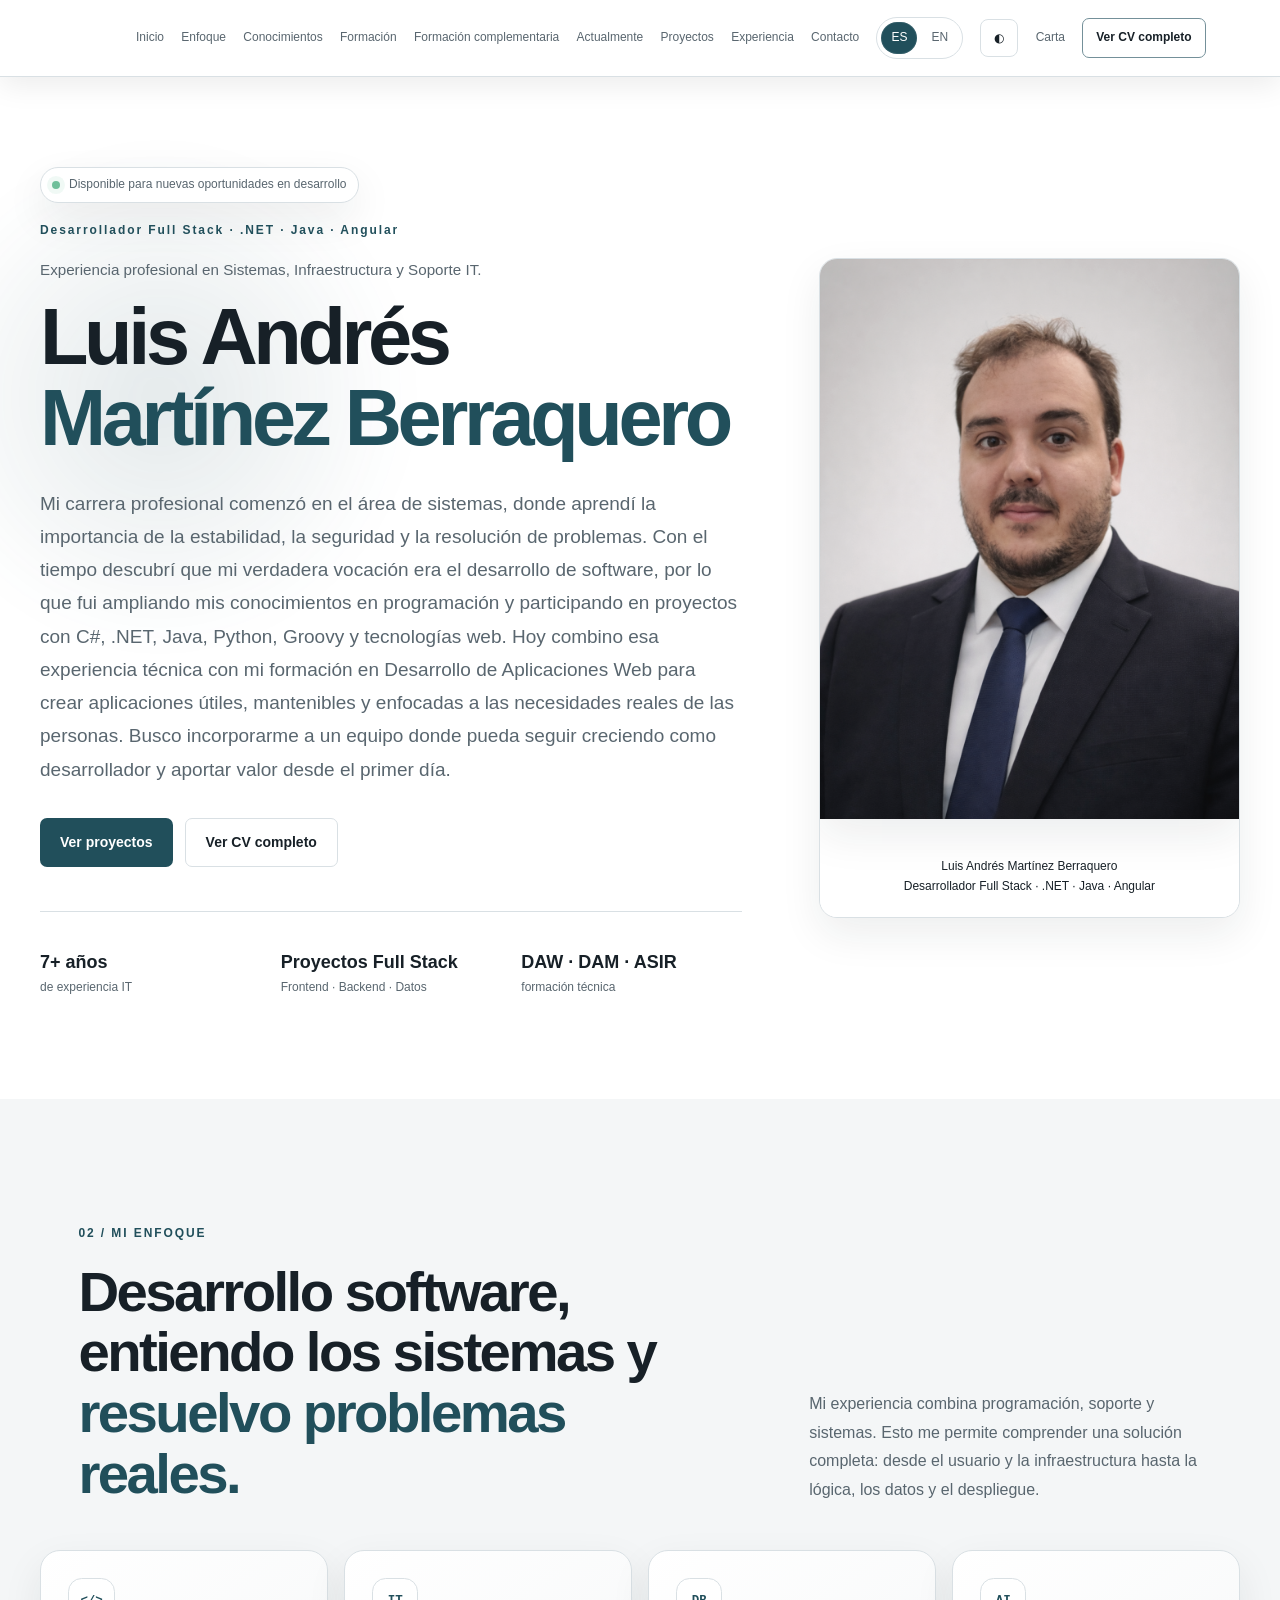
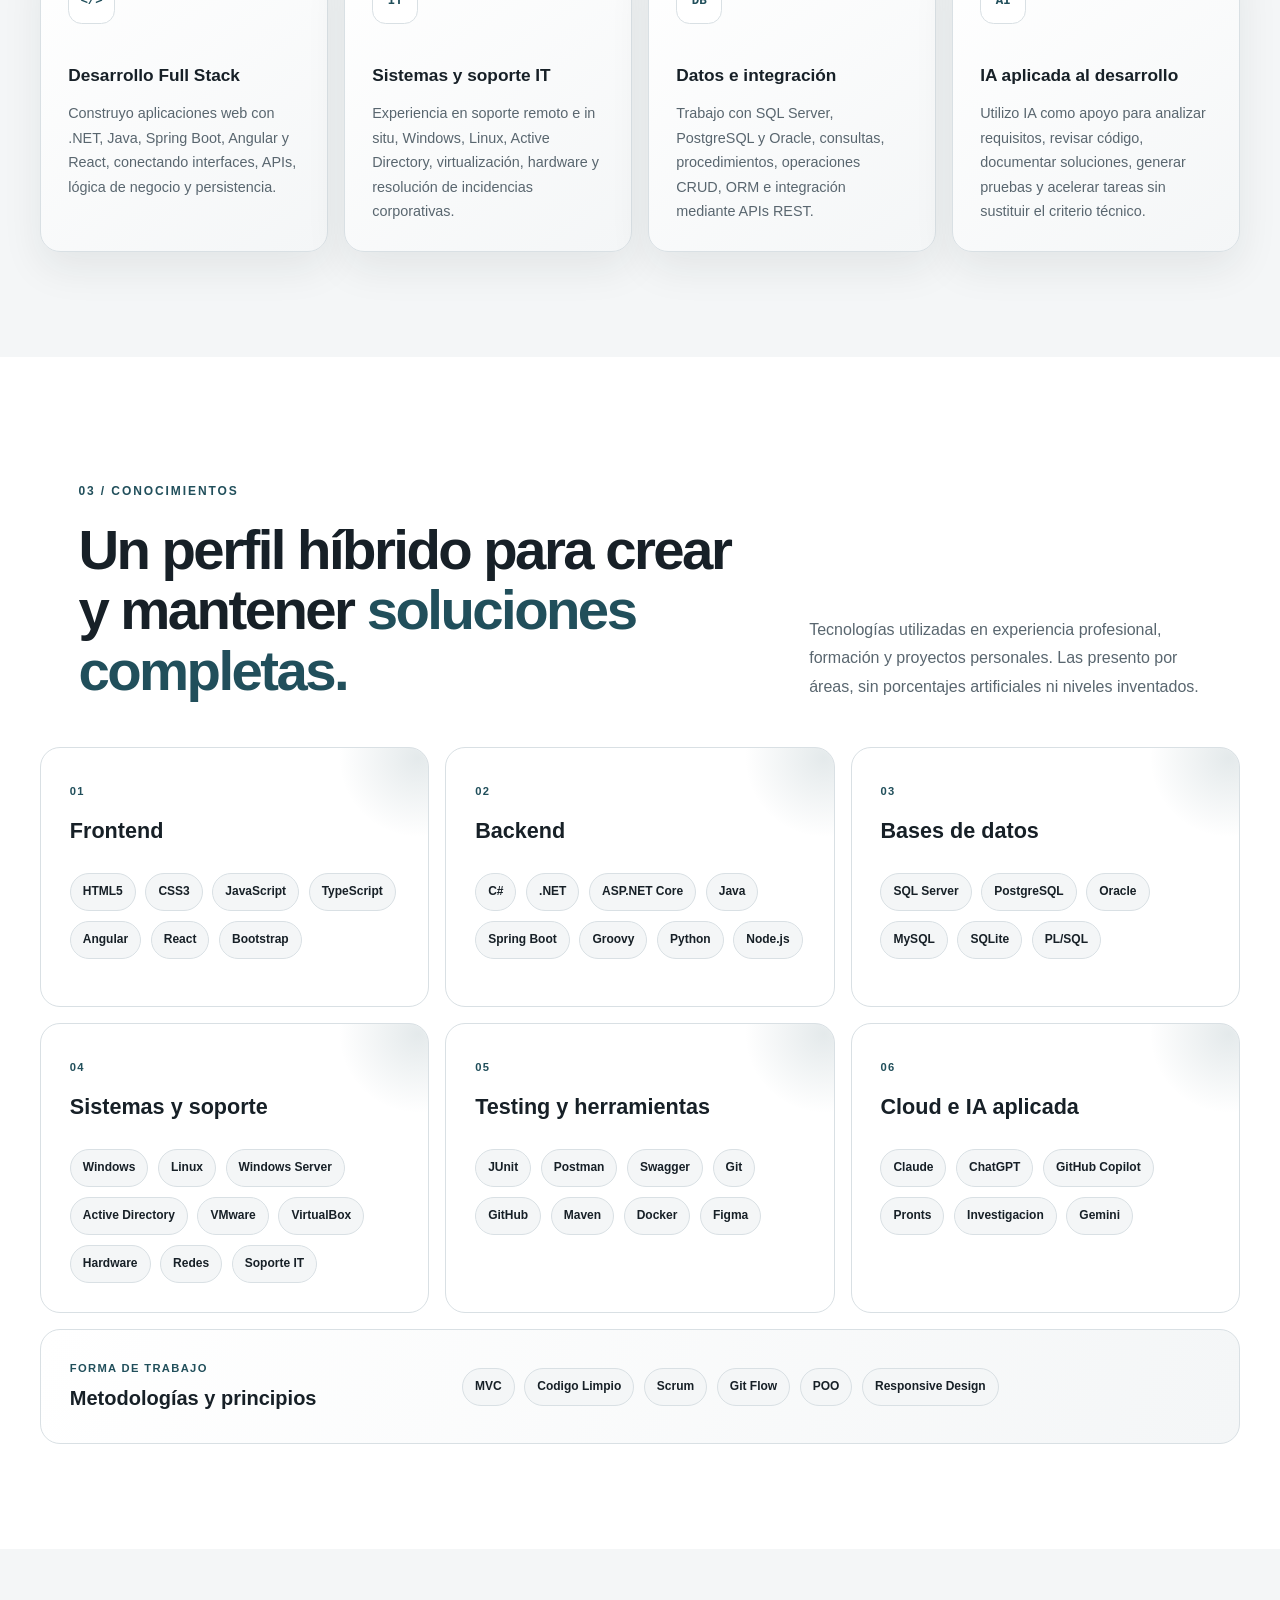
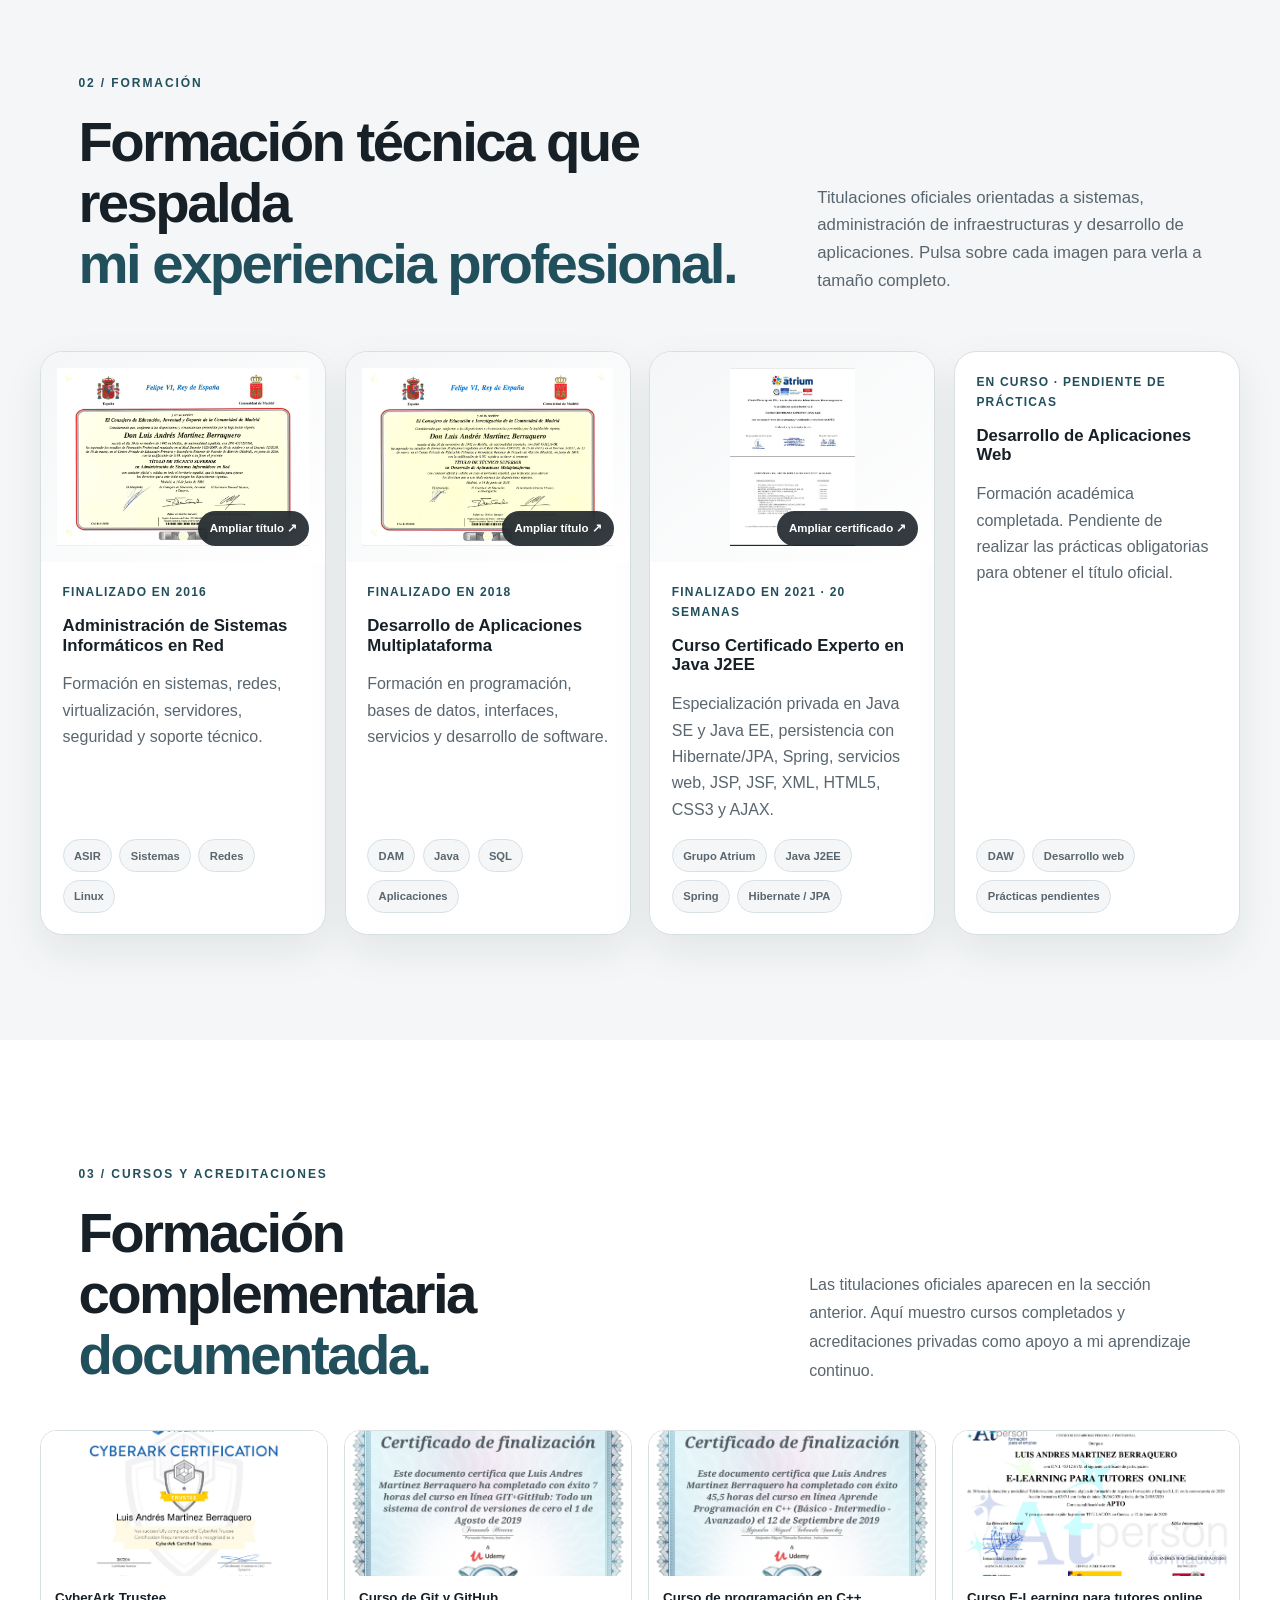
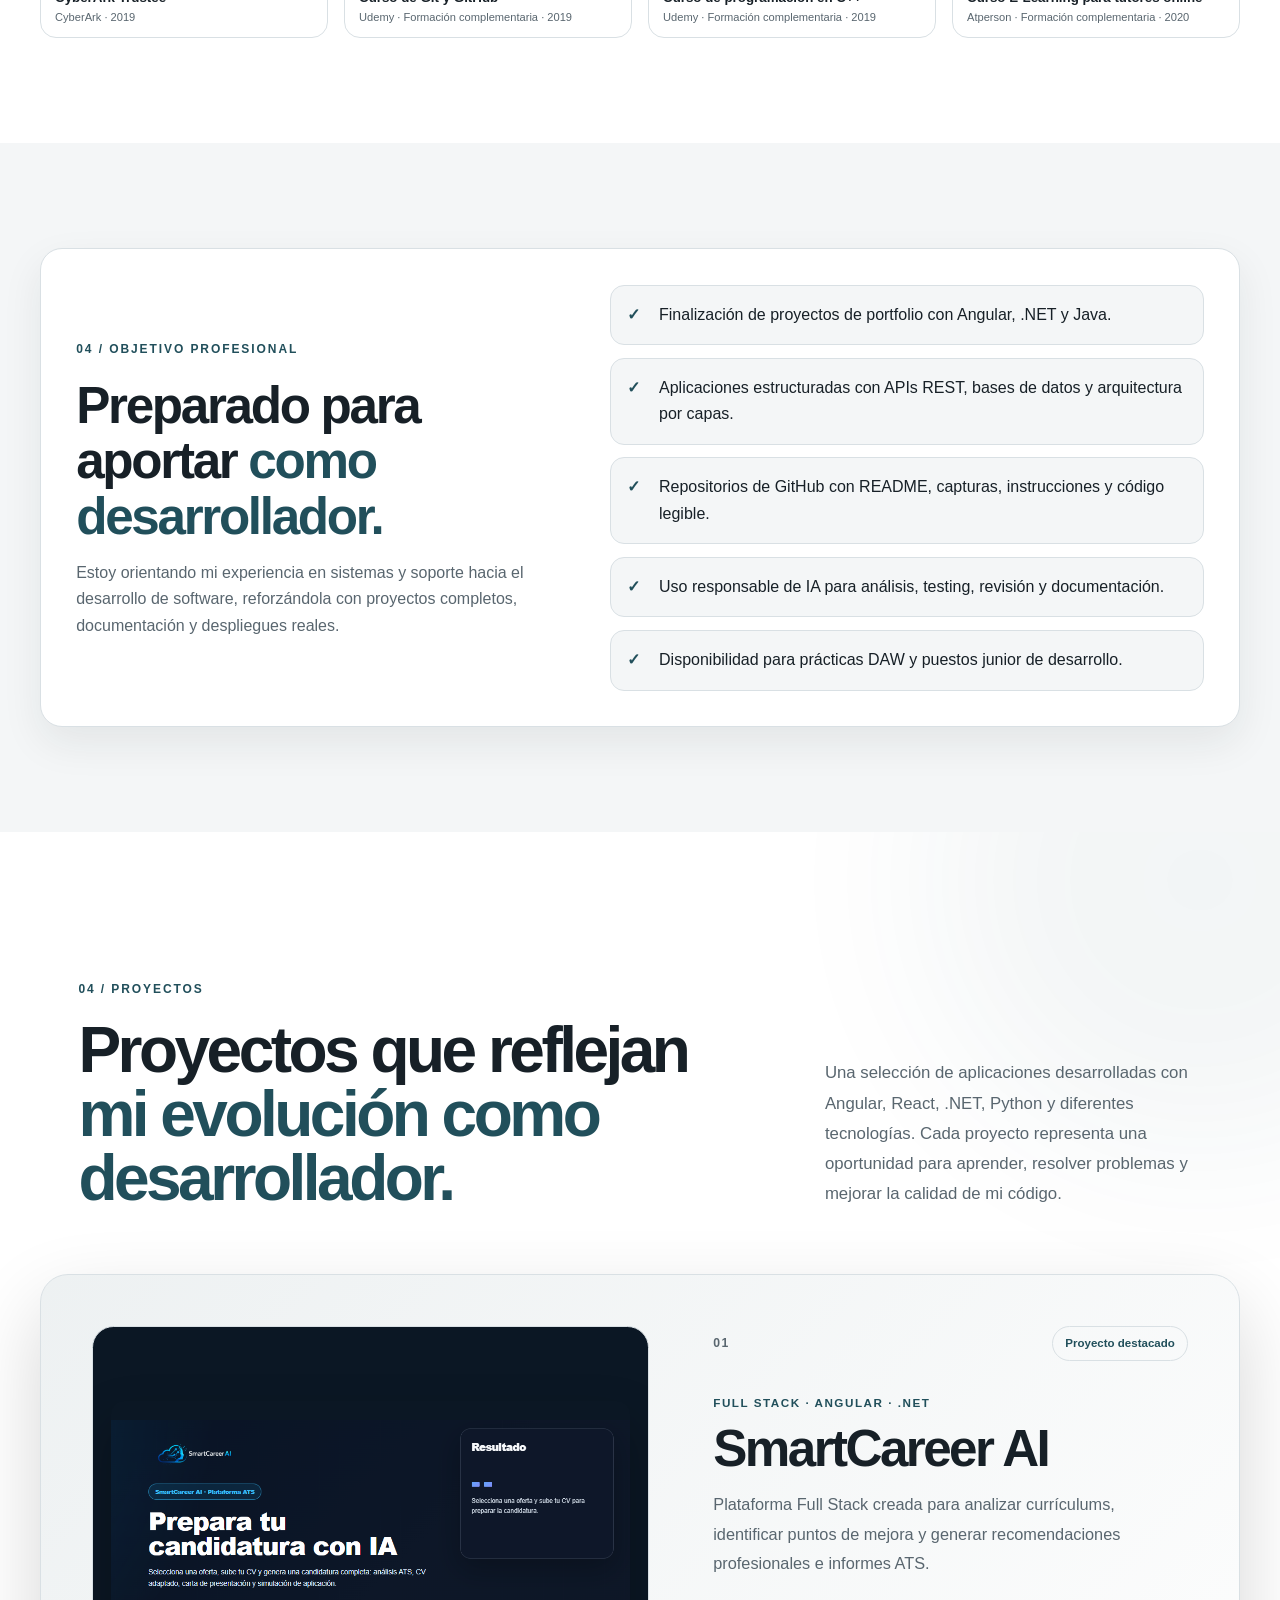
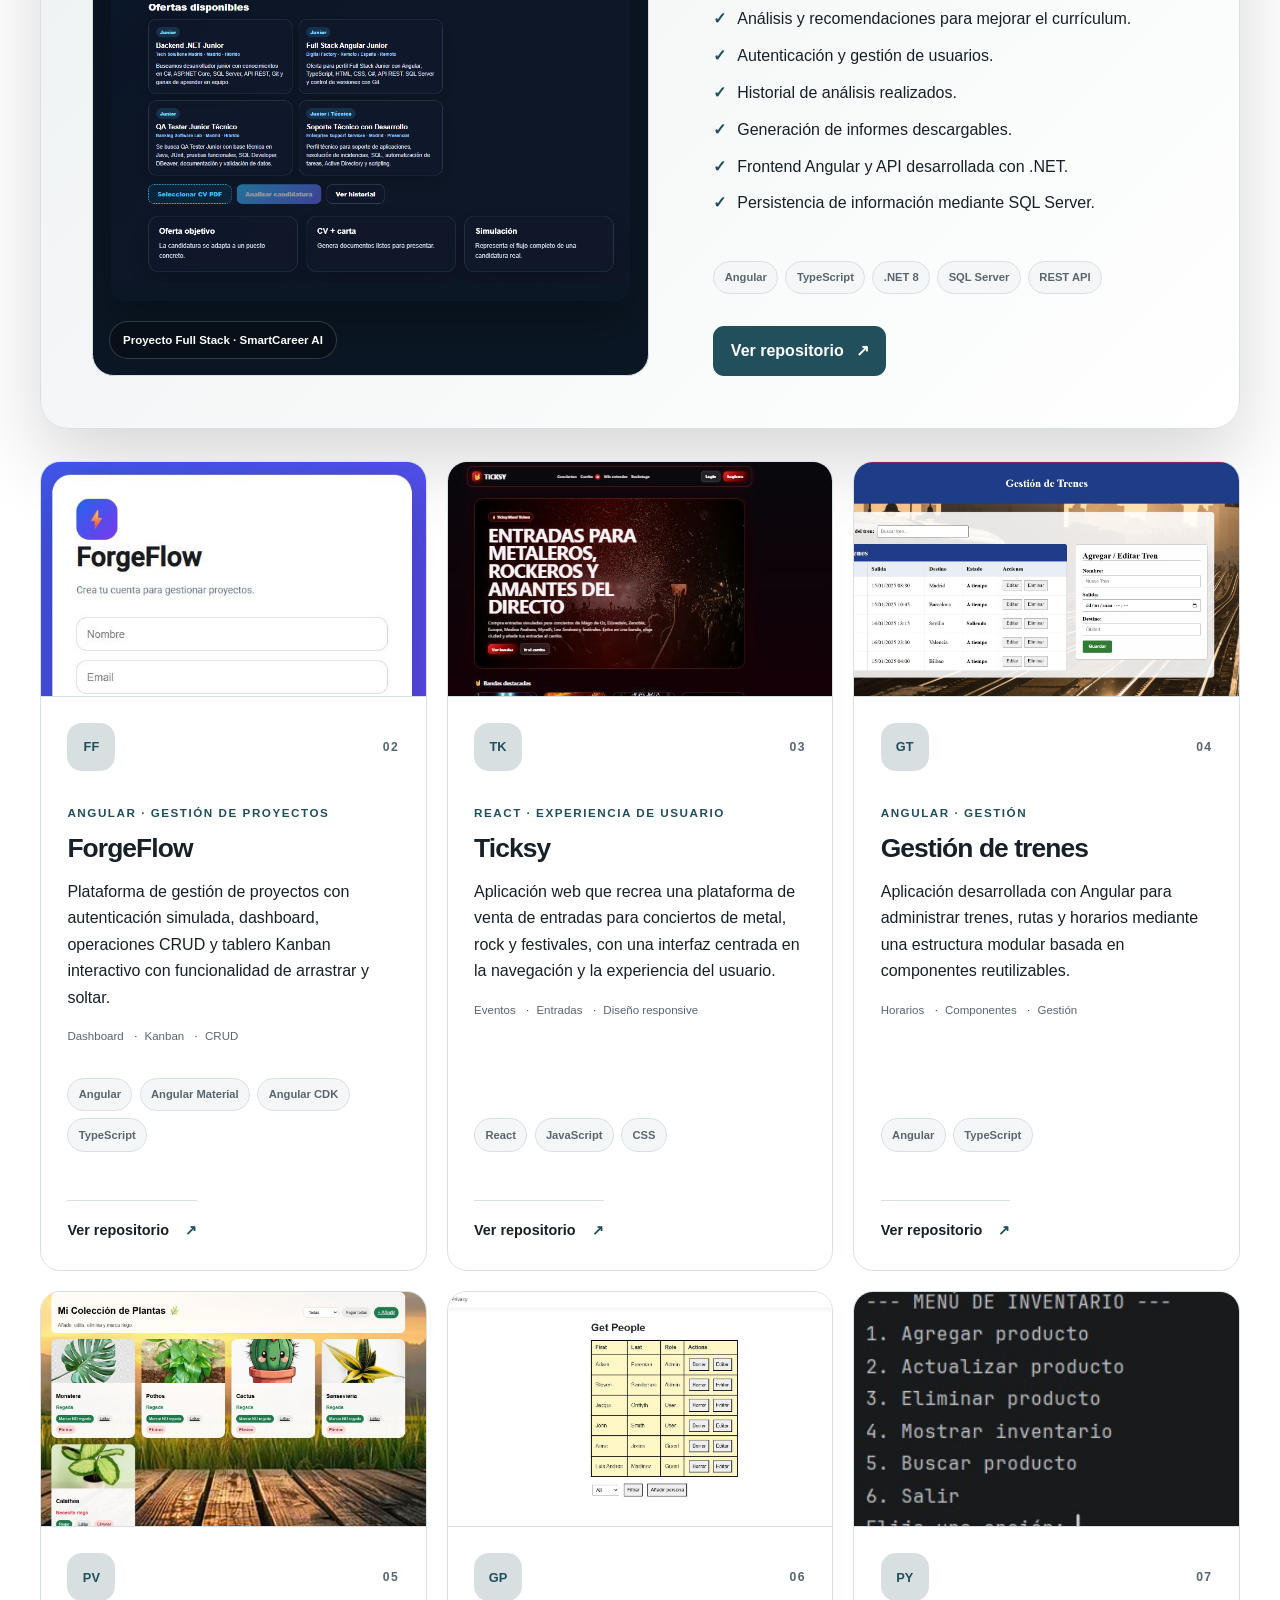
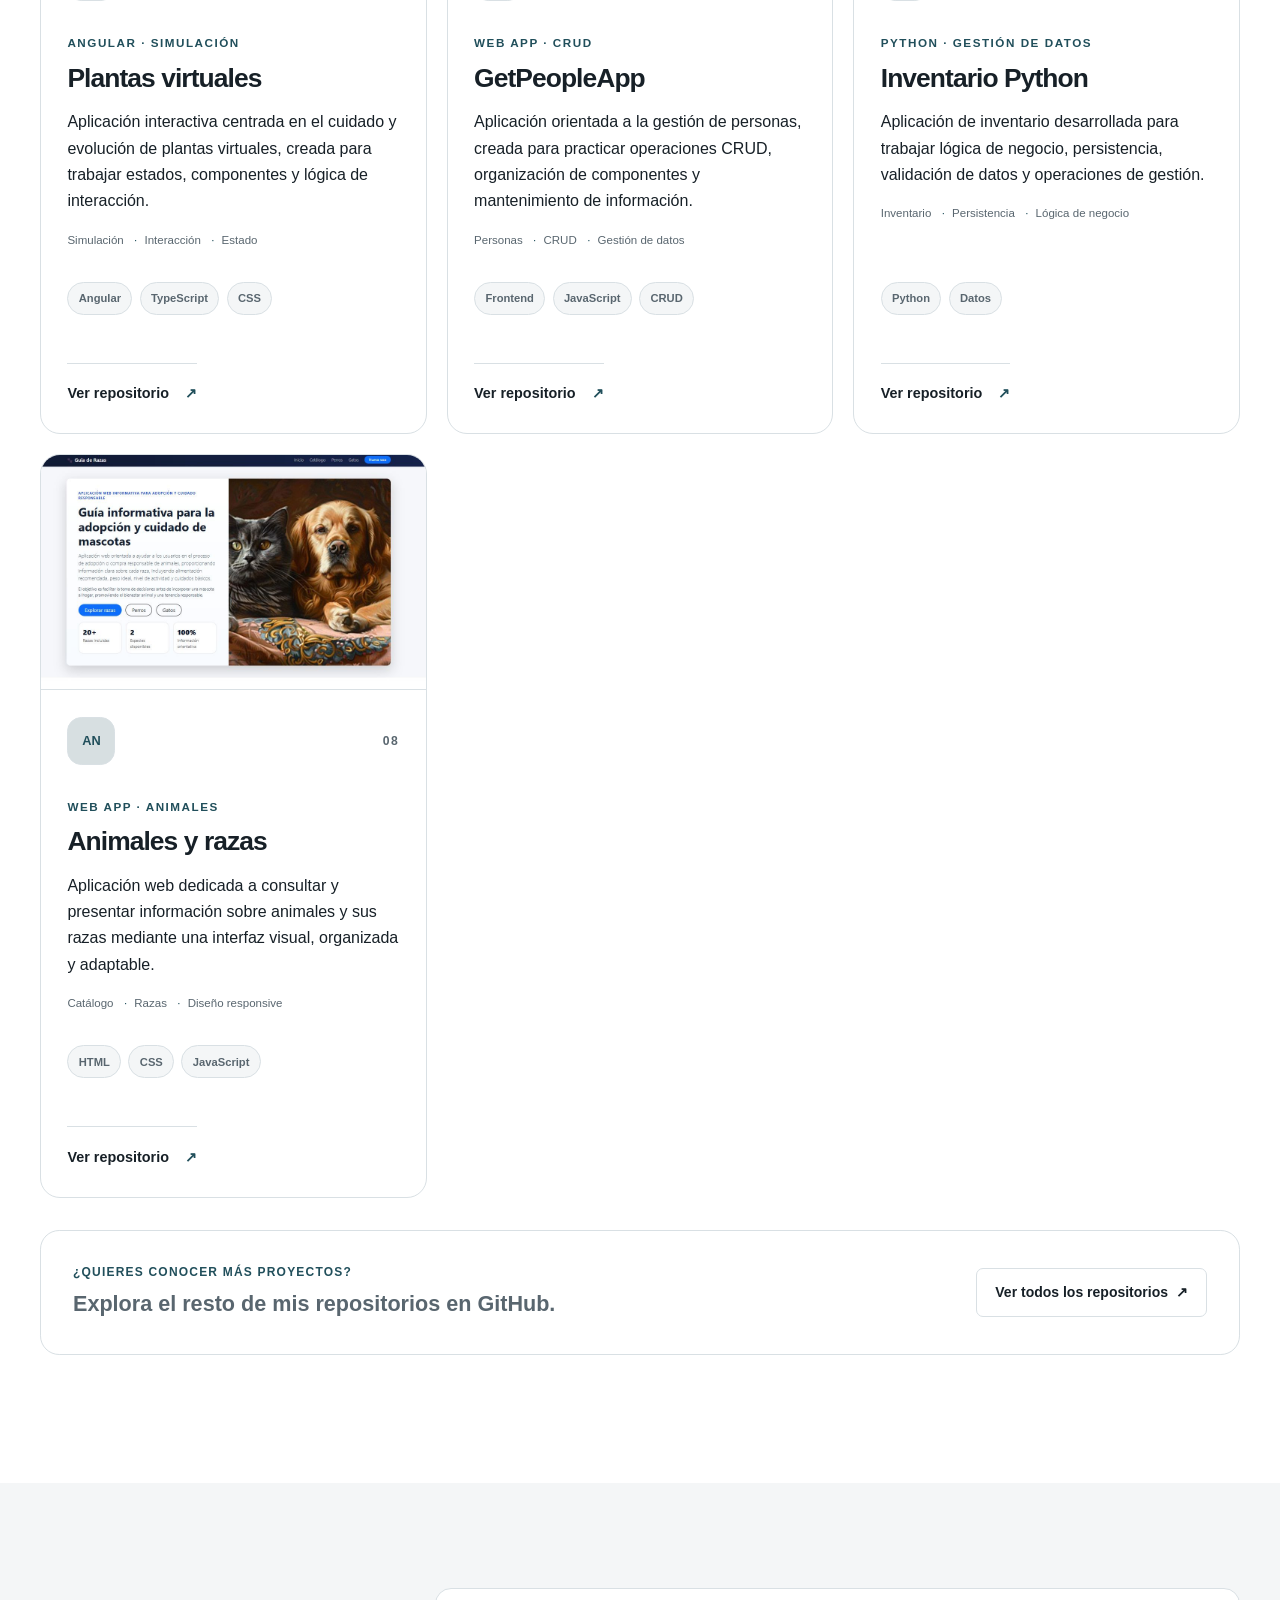
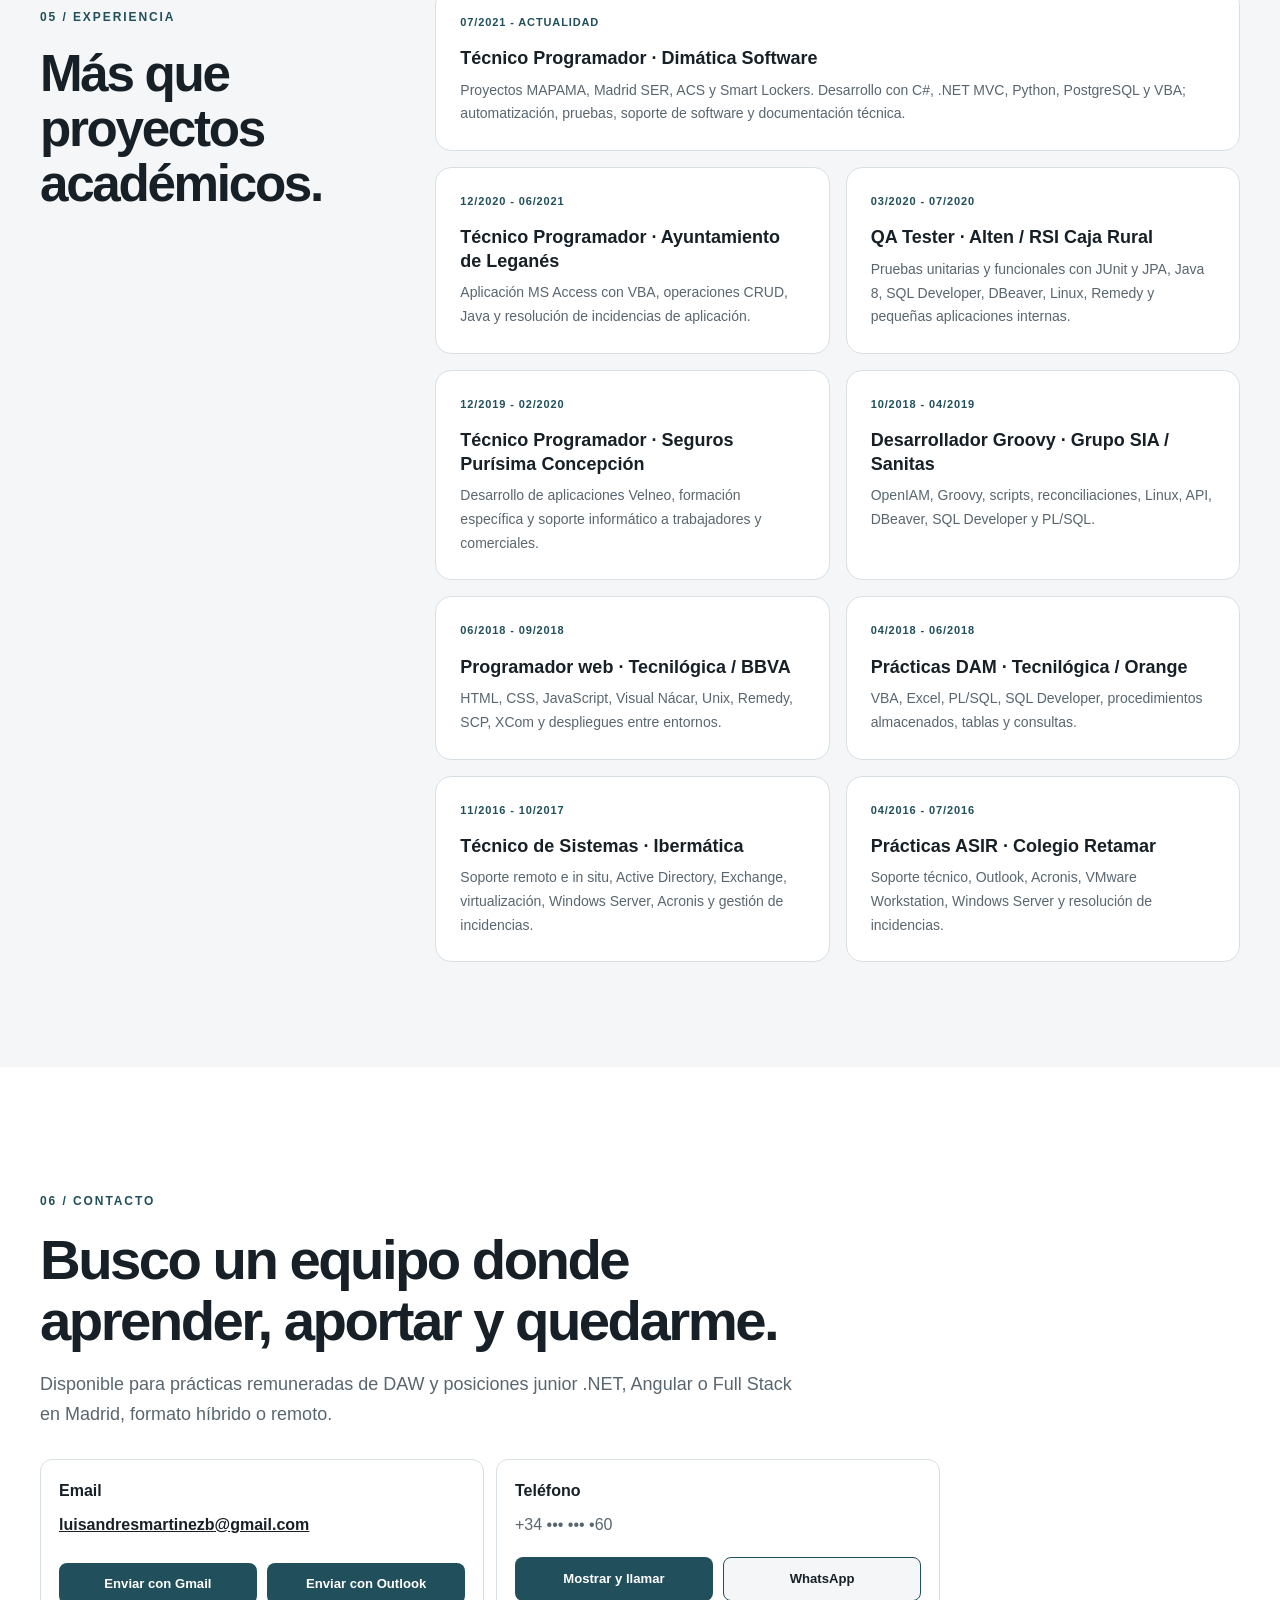
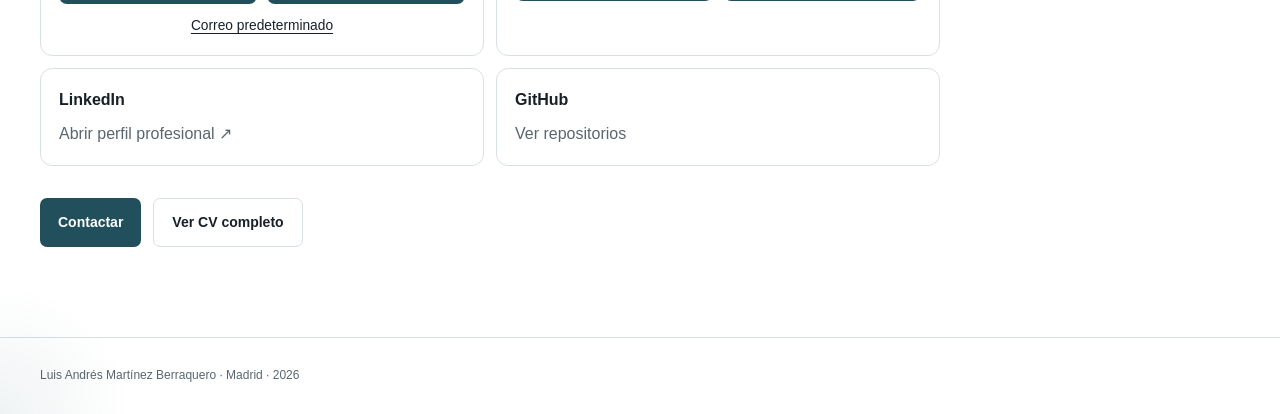
<file: index.html>
<!DOCTYPE html>
<html lang="es">
 <head>
  <meta charset="utf-8"/>
  <meta content="width=device-width, initial-scale=1.0, viewport-fit=cover" name="viewport"/>
    <script id="mobile-device-detector">
(function () {
  var sw = Number(window.screen && window.screen.width) || 9999;
  var sh = Number(window.screen && window.screen.height) || 9999;
  var shortestSide = Math.min(sw, sh);
  var touch = (navigator.maxTouchPoints || 0) > 0;
  if (touch && shortestSide <= 700) {
    document.documentElement.classList.add('is-phone');
  }
})();
</script>
<meta content="Portfolio profesional de Luis Andrés Martínez Berraquero, desarrollador Full Stack con experiencia en sistemas, soporte IT, bases de datos e IA aplicada." name="description"/>
  <title>
   Luis Andrés Martínez Berraquero | Desarrollo Full Stack, Sistemas e IA
  </title>
  <link href="styles.css?v=20260813-v11-4" rel="stylesheet"/>
   <link href="mobile.css?v=20260813-v11-4" rel="stylesheet"/>
</head>
 <body>
  <!-- CABECERA Y NAVEGACIÓN PRINCIPAL -->
  <header class="site-header">
   <nav class="container nav">
    <div class="mobile-language-switch" aria-label="Seleccionar idioma móvil">
      <a class="active" href="index.html" lang="es" aria-current="page">ES</a>
      <a href="index-en.html" lang="en">EN</a>
     </div>
    <button aria-label="Abrir menú" class="menu-toggle" id="menuToggle">
     ☰
    </button>
    <div class="nav-links" id="navLinks">
     <a href="#inicio">
      Inicio
     </a>
     <a href="#enfoque">
      Enfoque
     </a>
     <a href="#conocimientos">
      Conocimientos
     </a>
     <a href="#formacion">
      Formación
     </a>
     <a href="#certificados">
      Formación complementaria
     </a>
     <a href="#actualmente">
      Actualmente
     </a>
     <a href="#proyectos">
      Proyectos
     </a>
     <a href="#experiencia">
      Experiencia
     </a>
     <a href="#contacto">
      Contacto
     </a>
     <div aria-label="Seleccionar idioma" class="language-switch">
      <a aria-current="page" class="active" href="index.html" lang="es">
       ES
      </a>
      <a href="index-en.html" lang="en">
       EN
      </a>
     </div>
     <button aria-label="Cambiar tema" class="theme-toggle" id="themeToggle">
     </button>
     <a class="cover-letter-link" href="carta/index.html">Carta</a>
        <a class="cv-link" href="cv/index.html">
      Ver CV completo
     </a>
    </div>
   </nav>
  </header>
  <!-- CONTENIDO PRINCIPAL DEL PORTFOLIO -->
  <main>
   <section class="hero container" id="inicio">
    <div aria-hidden="true" class="hero-glow">
    </div>
    <div class="hero-copy reveal">
     <div class="availability">
      <span>
      </span>
      Disponible para nuevas oportunidades en desarrollo
     </div>
     <p class="kicker">
      Desarrollador Full Stack · .NET · Java · Angular
     </p>
     <p class="hero-support-line">Experiencia profesional en Sistemas, Infraestructura y Soporte IT.</p>
     <h1>
      Luis Andrés
      <br/>
      <span>
       Martínez Berraquero
      </span>
     </h1>
     <p class="intro">
      Mi carrera profesional comenzó en el área de sistemas, donde aprendí la importancia de la estabilidad, la seguridad y la resolución de problemas. Con el tiempo descubrí que mi verdadera vocación era el desarrollo de software, por lo que fui ampliando mis conocimientos en programación y participando en proyectos con C#, .NET, Java, Python, Groovy y tecnologías web.
        Hoy combino esa experiencia técnica con mi formación en Desarrollo de Aplicaciones Web para crear aplicaciones útiles, mantenibles y enfocadas a las necesidades reales de las personas. Busco incorporarme a un equipo donde pueda seguir creciendo como desarrollador y aportar valor desde el primer día.
     </p>
     <div class="actions">
      <a class="button primary" href="#proyectos">
       Ver proyectos
      </a>
      <a class="button secondary" href="cv/index.html">
       Ver CV completo
      </a>
     </div>
     <div class="facts">
      <div>
       <strong>
        7+ años
       </strong>
       <span>
        de experiencia IT
       </span>
      </div>
      <div>
       <strong>
        Proyectos Full Stack
       </strong>
       <span>
        Frontend · Backend · Datos
       </span>
      </div>
      <div>
       <strong>
        DAW · DAM · ASIR
       </strong>
       <span>
        formación técnica
       </span>
      </div>
     </div>
    </div>
    <figure class="portrait reveal">
     <img alt="Luis Andrés Martínez Berraquero" src="luis_2026.png"/>
     <figcaption>
      Luis Andrés Martínez Berraquero
      Desarrollador Full Stack · .NET · Java · Angular
     </figcaption>
    </figure>
   </section>
   <section class="section focus-section muted" id="enfoque">
    <div class="container">
     <header class="compact-header reveal">
      <div>
       <p class="section-number">
        02 / MI ENFOQUE
       </p>
       <h2>
        Desarrollo software, entiendo los sistemas y
        <span>
         resuelvo problemas reales.
        </span>
       </h2>
      </div>
      <p>
       Mi experiencia combina programación, soporte y sistemas. Esto me permite comprender una solución completa: desde el usuario y la infraestructura hasta la lógica, los datos y el despliegue.
      </p>
     </header>
     <div class="focus-grid">
      <article class="focus-card reveal">
       <span aria-hidden="true" class="focus-icon">
        &lt;/&gt;
       </span>
       <h3>
        Desarrollo Full Stack
       </h3>
       <p>
        Construyo aplicaciones web con .NET, Java, Spring Boot, Angular y React, conectando interfaces, APIs, lógica de negocio y persistencia.
       </p>
      </article>
      <article class="focus-card reveal">
       <span aria-hidden="true" class="focus-icon">
        IT
       </span>
       <h3>
        Sistemas y soporte IT
       </h3>
       <p>
        Experiencia en soporte remoto e in situ, Windows, Linux, Active Directory, virtualización, hardware y resolución de incidencias corporativas.
       </p>
      </article>
      <article class="focus-card reveal">
       <span aria-hidden="true" class="focus-icon">
        DB
       </span>
       <h3>
        Datos e integración
       </h3>
       <p>
        Trabajo con SQL Server, PostgreSQL y Oracle, consultas, procedimientos, operaciones CRUD, ORM e integración mediante APIs REST.
       </p>
      </article>
      <article class="focus-card reveal">
       <span aria-hidden="true" class="focus-icon">
        AI
       </span>
       <h3>
        IA aplicada al desarrollo
       </h3>
       <p>
        Utilizo IA como apoyo para analizar requisitos, revisar código, documentar soluciones, generar pruebas y acelerar tareas sin sustituir el criterio técnico.
       </p>
      </article>
     </div>
    </div>
   </section>
   <section class="section skills-section" id="conocimientos">
    <div class="container">
     <header class="compact-header reveal">
      <div>
       <p class="section-number">
        03 / CONOCIMIENTOS
       </p>
       <h2>
        Un perfil híbrido para crear y mantener
        <span>
         soluciones completas.
        </span>
       </h2>
      </div>
      <p>
       Tecnologías utilizadas en experiencia profesional, formación y proyectos personales. Las presento por áreas, sin porcentajes artificiales ni niveles inventados.
      </p>
     </header>
     <div class="skills-grid skills-grid-six">
      <article class="skill-card reveal">
       <span class="skill-index">
        01
       </span>
       <h3>
        Frontend
       </h3>
       <div class="skill-tags">
        <span>
         HTML5
        </span>
        <span>
         CSS3
        </span>
        <span>
         JavaScript
        </span>
        <span>
         TypeScript
        </span>
        <span>
         Angular
        </span>
        <span>
         React
        </span>
        <span>
         Bootstrap
        </span>
       </div>
      </article>
      <article class="skill-card reveal">
       <span class="skill-index">
        02
       </span>
       <h3>
        Backend
       </h3>
       <div class="skill-tags">
        <span>
         C#
        </span>
        <span>
         .NET
        </span>
        <span>
         ASP.NET Core
        </span>
        <span>
         Java
        </span>
        <span>
         Spring Boot
        </span>
        <span>
         Groovy
        </span>
        <span>
         Python
        </span>
        <span>
         Node.js
        </span>
       </div>
      </article>
      <article class="skill-card reveal">
       <span class="skill-index">
        03
       </span>
       <h3>
        Bases de datos
       </h3>
       <div class="skill-tags">
        <span>
         SQL Server
        </span>
        <span>
         PostgreSQL
        </span>
        <span>
         Oracle
        </span>
        <span>
         MySQL
        </span>
        <span>
         SQLite
        </span>
        <span>
         PL/SQL
        </span>
       </div>
      </article>
      <article class="skill-card reveal">
       <span class="skill-index">
        04
       </span>
       <h3>
        Sistemas y soporte
       </h3>
       <div class="skill-tags">
        <span>
         Windows
        </span>
        <span>
         Linux
        </span>
        <span>
         Windows Server
        </span>
        <span>
         Active Directory
        </span>
        <span>
         VMware
        </span>
        <span>
         VirtualBox
        </span>
        <span>
         Hardware
        </span>
        <span>
         Redes
        </span>
        <span>
         Soporte IT
        </span>
       </div>
      </article>
      <article class="skill-card reveal">
       <span class="skill-index">
        05
       </span>
       <h3>
        Testing y herramientas
       </h3>
       <div class="skill-tags">
        <span>
         JUnit
        </span>
        <span>
         Postman
        </span>
        <span>
         Swagger
        </span>
        <span>
         Git
        </span>
        <span>
         GitHub
        </span>
        <span>
         Maven
        </span>
        <span>
         Docker
        </span>
        <span>
         Figma
        </span>
       </div>
      </article>
      <article class="skill-card reveal">
       <span class="skill-index">
        06
       </span>
       <h3>
        Cloud e IA aplicada
       </h3>
       <div class="skill-tags">
        <span>
         Claude
        </span>
        <span>
         ChatGPT
        </span>
        <span>
         GitHub Copilot
        </span>
		<span>
         Pronts
        </span>
		<span>
         Investigacion
        </span>
        <span>
         Gemini
        </span>
       </div>
      </article>
     </div>
     <div class="method-card reveal">
      <div>
       <p class="method-label">
        FORMA DE TRABAJO
       </p>
       <h3>
        Metodologías y principios
       </h3>
      </div>
      <div class="method-tags">
       <span>
        MVC
       </span>
       <span>
        Codigo Limpio
       </span>
       <span>
        Scrum
       </span>
       <span>
        Git Flow
       </span>
       <span>
        POO
       </span>
       <span>
        Responsive Design
       </span>
      </div>
     </div>
    </div>
   </section>
   <section class="section education-section muted" id="formacion">
    <div class="container">
     <header class="education-header reveal">
      <div>
       <p class="section-number">
        02 / FORMACIÓN
       </p>
       <h2>
        Formación técnica que respalda
        <span>
         mi experiencia profesional.
        </span>
       </h2>
      </div>
      <p>
       Titulaciones oficiales orientadas a sistemas, administración de infraestructuras
        y desarrollo de aplicaciones. Pulsa sobre cada imagen para verla a tamaño completo.
      </p>
     </header>
     <div class="education-grid">
      <article class="education-card reveal">
       <a class="education-image" href="img/Grado_Superior_ASIR.png">
        <img alt="Título de Técnico Superior en Administración de Sistemas Informáticos en Red" loading="lazy" src="img/Grado_Superior_ASIR.png"/>
        <span>
         Ampliar título ↗
        </span>
       </a>
       <div class="education-content">
        <p class="education-year">
         Finalizado en 2016
        </p>
        <h3>
         Administración de Sistemas Informáticos en Red
        </h3>
        <p>
         Formación en sistemas, redes, virtualización, servidores, seguridad y soporte técnico.
        </p>
        <div class="tags">
         <span>
          ASIR
         </span>
         <span>
          Sistemas
         </span>
         <span>
          Redes
         </span>
         <span>
          Linux
         </span>
        </div>
       </div>
      </article>
      <article class="education-card reveal">
       <a class="education-image" href="img/Grado_Superior_DAM.png">
        <img alt="Título de Técnico Superior en Desarrollo de Aplicaciones Multiplataforma" loading="lazy" src="img/Grado_Superior_DAM.png"/>
        <span>
         Ampliar título ↗
        </span>
       </a>
       <div class="education-content">
        <p class="education-year">
         Finalizado en 2018
        </p>
        <h3>
         Desarrollo de Aplicaciones Multiplataforma
        </h3>
        <p>
         Formación en programación, bases de datos, interfaces, servicios y desarrollo de software.
        </p>
        <div class="tags">
         <span>
          DAM
         </span>
         <span>
          Java
         </span>
         <span>
          SQL
         </span>
         <span>
          Aplicaciones
         </span>
        </div>
       </div>
      </article>
      <article class="education-card reveal">
       <a class="education-image" href="img/Certificado_Experto_Java_J2EE_Grupo_Atrium.jpg">
        <img alt="Certificado Experto en Java J2EE de Grupo Atrium" loading="lazy" src="img/Certificado_Experto_Java_J2EE_Grupo_Atrium.jpg"/>
        <span>
         Ampliar certificado ↗
        </span>
       </a>
       <div class="education-content">
        <p class="education-year">
         Finalizado en 2021 · 20 semanas
        </p>
        <h3>
         Curso Certificado Experto en Java J2EE
        </h3>
        <p>
         Especialización privada en Java SE y Java EE, persistencia con Hibernate/JPA, Spring, servicios web, JSP, JSF, XML, HTML5, CSS3 y AJAX.
        </p>
        <div class="tags">
         <span>
          Grupo Atrium
         </span>
         <span>
          Java J2EE
         </span>
         <span>
          Spring
         </span>
         <span>
          Hibernate / JPA
         </span>
        </div>
       </div>
      </article>
      <article class="education-card reveal daw-card">
       <div class="education-content">
        <p class="education-year">
         En curso · Pendiente de prácticas
        </p>
        <h3>
         Desarrollo de Aplicaciones Web
        </h3>
        <p>
         Formación académica completada. Pendiente de realizar las prácticas obligatorias para obtener el título oficial.
        </p>
        <div class="tags">
         <span>
          DAW
         </span>
         <span>
          Desarrollo web
         </span>
         <span>
          Prácticas pendientes
         </span>
        </div>
       </div>
      </article>
     </div>
    </div>
   </section>
   <section class="section certificates-section" id="certificados">
    <div class="container">
     <header class="compact-header reveal">
      <div>
       <p class="section-number">
        03 / CURSOS Y ACREDITACIONES
       </p>
       <h2>
        Formación complementaria
        <span>
         documentada.
        </span>
       </h2>
      </div>
      <p>
       Las titulaciones oficiales aparecen en la sección anterior. Aquí muestro cursos completados y acreditaciones privadas como apoyo a mi aprendizaje continuo.
      </p>
     </header>
     <div class="cert-grid">
      <button class="cert-card" data-cert="img/CyberArk.png">
       <img alt="Certificación CyberArk Trustee" src="img/CyberArk.png"/>
       <span>
        <strong>
         CyberArk Trustee
        </strong>
        <small>
         CyberArk · 2019
        </small>
       </span>
      </button>
      <button class="cert-card" data-cert="img/Certificacion_GitHub.png">
       <img alt="Certificado Git y GitHub" src="img/Certificacion_GitHub.png"/>
       <span>
        <strong>
         Curso de Git y GitHub
        </strong>
        <small>
         Udemy · Formación complementaria · 2019
        </small>
       </span>
      </button>
      <button class="cert-card" data-cert="img/Certificacion_CPP.png">
       <img alt="Certificado de programación en C++" src="img/Certificacion_CPP.png"/>
       <span>
        <strong>
         Curso de programación en C++
        </strong>
        <small>
         Udemy · Formación complementaria · 2019
        </small>
       </span>
      </button>
      <button class="cert-card" data-cert="img/ELearning_Tutores.png">
       <img alt="Certificado E-Learning para tutores online" src="img/ELearning_Tutores.png"/>
       <span>
        <strong>
         Curso E-Learning para tutores online
        </strong>
        <small>
         Atperson · Formación complementaria · 2020
        </small>
       </span>
      </button>
     </div>
    </div>
   </section>
   <div aria-hidden="true" class="cert-modal" id="certModal">
    <button aria-label="Cerrar" id="closeCert">
     ×
    </button>
    <img alt="Certificado ampliado" id="certModalImage"/>
   </div>
   <section class="section current-section muted" id="actualmente">
    <div class="container current-panel reveal">
     <div>
      <p class="section-number">
       04 / OBJETIVO PROFESIONAL
      </p>
      <h2>
       Preparado para aportar
       <span>
        como desarrollador.
       </span>
      </h2>
      <p>
       Estoy orientando mi experiencia en sistemas y soporte hacia el desarrollo de software, reforzándola con proyectos completos, documentación y despliegues reales.
      </p>
     </div>
     <ul class="current-list">
      <li>
       Finalización de proyectos de portfolio con Angular, .NET y Java.
      </li>
      <li>
       Aplicaciones estructuradas con APIs REST, bases de datos y arquitectura por capas.
      </li>
      <li>
       Repositorios de GitHub con README, capturas, instrucciones y código legible.
      </li>
      <li>
       Uso responsable de IA para análisis, testing, revisión y documentación.
      </li>
      <li>
       Disponibilidad para prácticas DAW y puestos junior de desarrollo.
      </li>
     </ul>
    </div>
   </section>
   <section class="section projects-section" id="proyectos">
    <div class="container">
     <!-- CABECERA DE LA SECCIÓN -->
     <header class="projects-header reveal">
      <div>
       <p class="section-number">
        04 / PROYECTOS
       </p>
       <h2>
        Proyectos que reflejan
        <span>
         mi evolución como desarrollador.
        </span>
       </h2>
      </div>
      <p class="projects-intro">
       Una selección de aplicaciones desarrolladas con Angular, React,
        .NET, Python y diferentes tecnologías. Cada proyecto representa
        una oportunidad para aprender, resolver problemas y mejorar
        la calidad de mi código.
      </p>
     </header>
     <!-- ==========================================
         PROYECTO DESTACADO: SMARTCAREER AI
    =========================================== -->
     <article class="featured-project reveal">
      <figure class="featured-visual project-image">
       <img alt="Captura de la aplicación SmartCareer AI" loading="eager" src="img/smartcareer-ai.png"/>
       <figcaption class="image-label">
        Proyecto Full Stack · SmartCareer AI
       </figcaption>
      </figure>
      <div class="featured-content">
       <div class="project-top">
        <span class="project-number">
         01
        </span>
        <span class="project-status">
         Proyecto destacado
        </span>
       </div>
       <p class="project-type">
        FULL STACK · ANGULAR · .NET
       </p>
       <h3>
        SmartCareer AI
       </h3>
       <p class="project-description">
        Plataforma Full Stack creada para analizar currículums,
          identificar puntos de mejora y generar recomendaciones
          profesionales e informes ATS.
       </p>
       <ul class="project-features">
        <li>
         Análisis y recomendaciones para mejorar el currículum.
        </li>
        <li>
         Autenticación y gestión de usuarios.
        </li>
        <li>
         Historial de análisis realizados.
        </li>
        <li>
         Generación de informes descargables.
        </li>
        <li>
         Frontend Angular y API desarrollada con .NET.
        </li>
        <li>
         Persistencia de información mediante SQL Server.
        </li>
       </ul>
       <div class="tags">
        <span>
         Angular
        </span>
        <span>
         TypeScript
        </span>
        <span>
         .NET 8
        </span>
        <span>
         SQL Server
        </span>
        <span>
         REST API
        </span>
       </div>
       <div class="project-actions">
        <a class="project-button primary" href="https://github.com/luisandresmartinezb/SmartCareer-AI">
         Ver repositorio
         <span aria-hidden="true">
          ↗
         </span>
        </a>
        <!-- Activa este enlace cuando tengas la aplicación desplegada -->
        <!--
          <a
            class="project-button secondary"
            href="#proyectos"
            target="_blank"
            rel="noopener noreferrer"
          >
            Ver aplicación
            <span aria-hidden="true">↗</span>
          </a>
          -->
       </div>
      </div>
     </article>
     <!-- ==========================================
         RESTO DE PROYECTOS
    =========================================== -->
     <div class="projects-grid">
      <!-- FORGEFLOW -->
      <article class="project-card reveal">
       <figure class="project-image">
        <img alt="Captura del gestor de proyectos ForgeFlow" loading="lazy" src="img/forgeflow.jpeg"/>
       </figure>
       <div class="project-card-body">
        <div class="project-card-header">
         <div class="project-icon">
          FF
         </div>
         <span class="project-number">
          02
         </span>
        </div>
        <p class="project-type">
         ANGULAR · GESTIÓN DE PROYECTOS
        </p>
        <h3>
         ForgeFlow
        </h3>
        <p>
         Plataforma de gestión de proyectos con autenticación simulada,
            dashboard, operaciones CRUD y tablero Kanban interactivo con
            funcionalidad de arrastrar y soltar.
        </p>
        <div class="project-highlights">
         <span>
          Dashboard
         </span>
         <span>
          Kanban
         </span>
         <span>
          CRUD
         </span>
        </div>
        <div class="tags">
         <span>
          Angular
         </span>
         <span>
          Angular Material
         </span>
         <span>
          Angular CDK
         </span>
         <span>
          TypeScript
         </span>
        </div>
        <div class="project-card-actions">
         <a class="project-link" href="https://github.com/luisandresmartinezb/ForgeFlow">
          Ver repositorio
          <span aria-hidden="true">
           ↗
          </span>
         </a>
        </div>
       </div>
      </article>
      <!-- TICKSY -->
      <article class="project-card reveal">
       <figure class="project-image">
        <img alt="Captura de la aplicación de venta de entradas Ticksy" loading="lazy" src="img/ticksy.jpeg"/>
       </figure>
       <div class="project-card-body">
        <div class="project-card-header">
         <div class="project-icon">
          TK
         </div>
         <span class="project-number">
          03
         </span>
        </div>
        <p class="project-type">
         REACT · EXPERIENCIA DE USUARIO
        </p>
        <h3>
         Ticksy
        </h3>
        <p>
         Aplicación web que recrea una plataforma de venta de entradas
            para conciertos de metal, rock y festivales, con una interfaz
            centrada en la navegación y la experiencia del usuario.
        </p>
        <div class="project-highlights">
         <span>
          Eventos
         </span>
         <span>
          Entradas
         </span>
         <span>
          Diseño responsive
         </span>
        </div>
        <div class="tags">
         <span>
          React
         </span>
         <span>
          JavaScript
         </span>
         <span>
          CSS
         </span>
        </div>
        <div class="project-card-actions">
         <a class="project-link" href="https://github.com/luisandresmartinezb/ticksy">
          Ver repositorio
          <span aria-hidden="true">
           ↗
          </span>
         </a>
        </div>
       </div>
      </article>
      <!-- GESTIÓN DE TRENES -->
      <article class="project-card reveal">
       <figure class="project-image">
        <img alt="Captura de la aplicación Gestión de trenes" loading="lazy" src="img/gestion-trenes.jpg"/>
       </figure>
       <div class="project-card-body">
        <div class="project-card-header">
         <div class="project-icon">
          GT
         </div>
         <span class="project-number">
          04
         </span>
        </div>
        <p class="project-type">
         ANGULAR · GESTIÓN
        </p>
        <h3>
         Gestión de trenes
        </h3>
        <p>
         Aplicación desarrollada con Angular para administrar trenes,
            rutas y horarios mediante una estructura modular basada en
            componentes reutilizables.
        </p>
        <div class="project-highlights">
         <span>
          Horarios
         </span>
         <span>
          Componentes
         </span>
         <span>
          Gestión
         </span>
        </div>
        <div class="tags">
         <span>
          Angular
         </span>
         <span>
          TypeScript
         </span>
        </div>
        <div class="project-card-actions">
         <a class="project-link" href="https://github.com/luisandresmartinezb/gestion-trenes">
          Ver repositorio
          <span aria-hidden="true">
           ↗
          </span>
         </a>
        </div>
       </div>
      </article>
      <!-- PLANTAS VIRTUALES -->
      <article class="project-card reveal">
       <figure class="project-image">
        <img alt="Captura de la aplicación Plantas virtuales" loading="lazy" src="img/plantas-virtuales.jpg"/>
       </figure>
       <div class="project-card-body">
        <div class="project-card-header">
         <div class="project-icon">
          PV
         </div>
         <span class="project-number">
          05
         </span>
        </div>
        <p class="project-type">
         ANGULAR · SIMULACIÓN
        </p>
        <h3>
         Plantas virtuales
        </h3>
        <p>
         Aplicación interactiva centrada en el cuidado y evolución
            de plantas virtuales, creada para trabajar estados,
            componentes y lógica de interacción.
        </p>
        <div class="project-highlights">
         <span>
          Simulación
         </span>
         <span>
          Interacción
         </span>
         <span>
          Estado
         </span>
        </div>
        <div class="tags">
         <span>
          Angular
         </span>
         <span>
          TypeScript
         </span>
         <span>
          CSS
         </span>
        </div>
        <div class="project-card-actions">
         <a class="project-link" href="https://github.com/luisandresmartinezb/plantas-virtuales">
          Ver repositorio
          <span aria-hidden="true">
           ↗
          </span>
         </a>
        </div>
       </div>
      </article>
      <!-- GET PEOPLE APP -->
      <article class="project-card reveal">
       <figure class="project-image">
        <img alt="Captura de la aplicación GetPeopleApp" loading="lazy" src="img/get-people.jpg"/>
       </figure>
       <div class="project-card-body">
        <div class="project-card-header">
         <div class="project-icon">
          GP
         </div>
         <span class="project-number">
          06
         </span>
        </div>
        <p class="project-type">
         WEB APP · CRUD
        </p>
        <h3>
         GetPeopleApp
        </h3>
        <p>
         Aplicación orientada a la gestión de personas, creada para
            practicar operaciones CRUD, organización de componentes
            y mantenimiento de información.
        </p>
        <div class="project-highlights">
         <span>
          Personas
         </span>
         <span>
          CRUD
         </span>
         <span>
          Gestión de datos
         </span>
        </div>
        <div class="tags">
         <span>
          Frontend
         </span>
         <span>
          JavaScript
         </span>
         <span>
          CRUD
         </span>
        </div>
        <div class="project-card-actions">
         <a class="project-link" href="https://github.com/luisandresmartinezb/GetPeopleApp">
          Ver repositorio
          <span aria-hidden="true">
           ↗
          </span>
         </a>
        </div>
       </div>
      </article>
      <!-- INVENTARIO PYTHON -->
      <article class="project-card reveal">
       <figure class="project-image">
        <img alt="Captura de la aplicación Inventario Python" loading="lazy" src="img/inventario python.jpg"/>
       </figure>
       <div class="project-card-body">
        <div class="project-card-header">
         <div class="project-icon">
          PY
         </div>
         <span class="project-number">
          07
         </span>
        </div>
        <p class="project-type">
         PYTHON · GESTIÓN DE DATOS
        </p>
        <h3>
         Inventario Python
        </h3>
        <p>
         Aplicación de inventario desarrollada para trabajar lógica
            de negocio, persistencia, validación de datos y operaciones
            de gestión.
        </p>
        <div class="project-highlights">
         <span>
          Inventario
         </span>
         <span>
          Persistencia
         </span>
         <span>
          Lógica de negocio
         </span>
        </div>
        <div class="tags">
         <span>
          Python
         </span>
         <span>
          Datos
         </span>
        </div>
        <div class="project-card-actions">
         <a class="project-link" href="https://github.com/luisandresmartinezb/Inventario-python">
          Ver repositorio
          <span aria-hidden="true">
           ↗
          </span>
         </a>
        </div>
       </div>
      </article>
      <!-- ANIMALES -->
      <article class="project-card reveal">
       <figure class="project-image">
        <img alt="Captura de la aplicación de animales y razas" loading="lazy" src="img/razas.jpeg"/>
       </figure>
       <div class="project-card-body">
        <div class="project-card-header">
         <div class="project-icon">
          AN
         </div>
         <span class="project-number">
          08
         </span>
        </div>
        <p class="project-type">
         WEB APP · ANIMALES
        </p>
        <h3>
         Animales y razas
        </h3>
        <p>
         Aplicación web dedicada a consultar y presentar información sobre animales
            y sus razas mediante una interfaz visual, organizada y adaptable.
        </p>
        <div class="project-highlights">
         <span>
          Catálogo
         </span>
         <span>
          Razas
         </span>
         <span>
          Diseño responsive
         </span>
        </div>
        <div class="tags">
         <span>
          HTML
         </span>
         <span>
          CSS
         </span>
         <span>
          JavaScript
         </span>
        </div>
        <div class="project-card-actions">
         <a class="project-link" href="https://github.com/luisandresmartinezb/animales">
          Ver repositorio
          <span aria-hidden="true">
           ↗
          </span>
         </a>
        </div>
       </div>
      </article>
     </div>
     <!-- PARTE FINAL -->
     <!-- PIE DE PÁGINA -->
     <footer class="projects-footer reveal">
      <div>
       <p>
        ¿Quieres conocer más proyectos?
       </p>
       <h3>
        Explora el resto de mis repositorios en GitHub.
       </h3>
      </div>
      <a class="button secondary" href="https://github.com/luisandresmartinezb?tab=repositories">
       Ver todos los repositorios
       <span aria-hidden="true">
        ↗
       </span>
      </a>
     </footer>
    </div>
   </section>
   <section class="section muted" id="experiencia">
    <div class="container split">
     <div>
      <p class="section-number">
       05 / EXPERIENCIA
      </p>
      <h2>
       Más que proyectos académicos.
      </h2>
     </div>
     <div class="timeline reveal">
      <article>
       <time>
        07/2021 - Actualidad
       </time>
       <h3>
        Técnico Programador · Dimática Software
       </h3>
       <p>
        Proyectos MAPAMA, Madrid SER, ACS y Smart Lockers. Desarrollo con C#, .NET MVC, Python, PostgreSQL y VBA; automatización, pruebas, soporte de software y documentación técnica.
       </p>
      </article>
      <article>
       <time>
        12/2020 - 06/2021
       </time>
       <h3>
        Técnico Programador · Ayuntamiento de Leganés
       </h3>
       <p>
        Aplicación MS Access con VBA, operaciones CRUD, Java y resolución de incidencias de aplicación.
       </p>
      </article>
      <article>
       <time>
        03/2020 - 07/2020
       </time>
       <h3>
        QA Tester · Alten / RSI Caja Rural
       </h3>
       <p>
        Pruebas unitarias y funcionales con JUnit y JPA, Java 8, SQL Developer, DBeaver, Linux, Remedy y pequeñas aplicaciones internas.
       </p>
      </article>
      <article>
       <time>
        12/2019 - 02/2020
       </time>
       <h3>
        Técnico Programador · Seguros Purísima Concepción
       </h3>
       <p>
        Desarrollo de aplicaciones Velneo, formación específica y soporte informático a trabajadores y comerciales.
       </p>
      </article>
      <article>
       <time>
        10/2018 - 04/2019
       </time>
       <h3>
        Desarrollador Groovy · Grupo SIA / Sanitas
       </h3>
       <p>
        OpenIAM, Groovy, scripts, reconciliaciones, Linux, API, DBeaver, SQL Developer y PL/SQL.
       </p>
      </article>
      <article>
       <time>
        06/2018 - 09/2018
       </time>
       <h3>
        Programador web · Tecnilógica / BBVA
       </h3>
       <p>
        HTML, CSS, JavaScript, Visual Nácar, Unix, Remedy, SCP, XCom y despliegues entre entornos.
       </p>
      </article>
      <article>
       <time>
        04/2018 - 06/2018
       </time>
       <h3>
        Prácticas DAM · Tecnilógica / Orange
       </h3>
       <p>
        VBA, Excel, PL/SQL, SQL Developer, procedimientos almacenados, tablas y consultas.
       </p>
      </article>
      <article>
       <time>
        11/2016 - 10/2017
       </time>
       <h3>
        Técnico de Sistemas · Ibermática
       </h3>
       <p>
        Soporte remoto e in situ, Active Directory, Exchange, virtualización, Windows Server, Acronis y gestión de incidencias.
       </p>
      </article>
      <article>
       <time>
        04/2016 - 07/2016
       </time>
       <h3>
        Prácticas ASIR · Colegio Retamar
       </h3>
       <p>
        Soporte técnico, Outlook, Acronis, VMware Workstation, Windows Server y resolución de incidencias.
       </p>
      </article>
     </div>
    </div>
   </section>
   <section class="contact container" id="contacto">
    <p class="section-number">
     06 / CONTACTO
    </p>
    <h2>
     Busco un equipo donde aprender, aportar y quedarme.
    </h2>
    <p>
     Disponible para prácticas remuneradas de DAW y posiciones junior .NET, Angular o Full Stack en Madrid, formato híbrido o remoto.
    </p>
    <div class="contact-grid">
     <div class="contact-card email-card">
      <strong>
       Email
      </strong>
      <a class="email-address" href="mailto:luisandresmartinezb@gmail.com?subject=Contacto%20desde%20portfolio%20-%20Luis%20Andr%C3%A9s%20Mart%C3%ADnez">
       luisandresmartinezb@gmail.com
      </a>
      <div class="email-provider-actions">
       <a class="reveal-contact-btn" href="https://mail.google.com/mail/?view=cm&amp;fs=1&amp;to=luisandresmartinezb@gmail.com&amp;su=Contacto%20desde%20portfolio%20-%20Luis%20Andr%C3%A9s%20Mart%C3%ADnez">
        Enviar con Gmail
       </a>
       <a class="reveal-contact-btn" href="https://outlook.live.com/mail/0/deeplink/compose?to=luisandresmartinezb@gmail.com&amp;subject=Contacto%20desde%20portfolio%20-%20Luis%20Andr%C3%A9s%20Mart%C3%ADnez">
        Enviar con Outlook
       </a>
       <a class="email-fallback-link" href="mailto:luisandresmartinezb@gmail.com?subject=Contacto%20desde%20portfolio%20-%20Luis%20Andr%C3%A9s%20Mart%C3%ADnez">
        Correo predeterminado
       </a>
      </div>
     </div>
     <div class="contact-card">
      <strong>
       Teléfono
      </strong>
      <span id="telefono">
       +34 ••• ••• •60
      </span>
      <div class="contact-actions-inline">
       <button class="reveal-contact-btn" id="mostrarTelefono" type="button">
        Mostrar y llamar
       </button>
       <a class="reveal-contact-btn whatsapp-btn" href="https://wa.me/34643903560">
        WhatsApp
       </a>
      </div>
     </div>
     <a class="contact-card" href="https://www.linkedin.com/in/luis-andrés-martinez-berraquero/" referrerpolicy="no-referrer">
      <strong>
       LinkedIn
      </strong>
      <span>
       Abrir perfil profesional ↗
      </span>
     </a>
     <a class="contact-card" href="https://github.com/luisandresmartinezb">
      <strong>
       GitHub
      </strong>
      <span>
       Ver repositorios
      </span>
     </a>
    </div>
    <div class="actions">
     <a class="button primary" href="mailto:luisandresmartinezb@gmail.com">
      Contactar
     </a>
     <a class="button secondary" href="cv/index.html">
      Ver CV completo
     </a>
    </div>
   </section>
  </main>
  <footer>
   <div class="container">
    Luis Andrés Martínez Berraquero · Madrid · 2026
   </div>
  </footer>
  <script src="script.js?v=20260810-responsive-final-4">
  </script>
 </body>
</html>
</file>
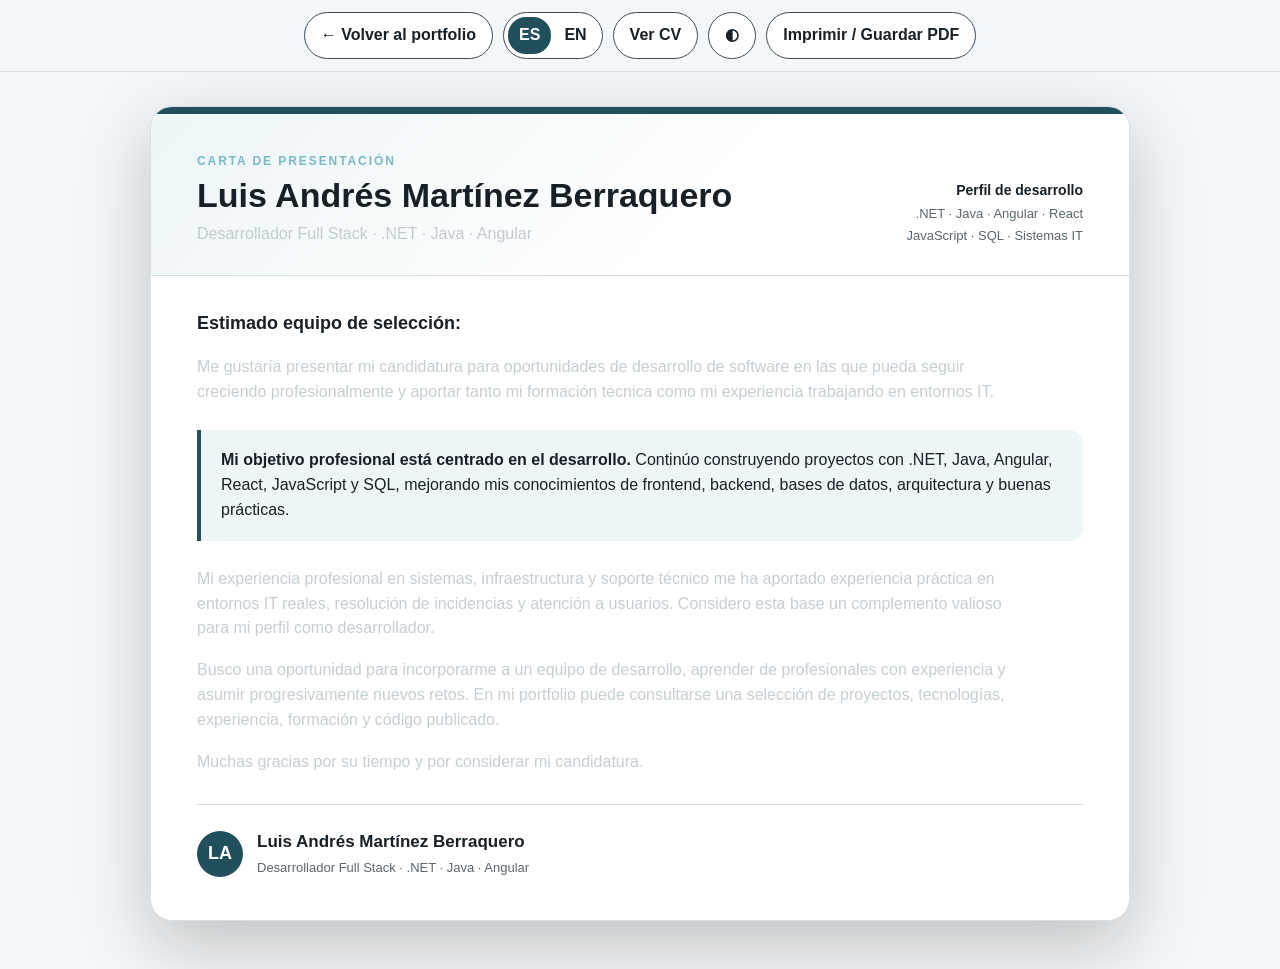
<file: carta/index.html>
<!doctype html><html lang="es"><head><meta charset="utf-8"><meta name="viewport" content="width=device-width,initial-scale=1"><title>Carta de presentación · Luis Andrés Martínez Berraquero</title><link rel="stylesheet" href="carta.css?v=20260813-2017"></head><body><nav class="bar"><a href="../index.html">← Volver al portfolio</a><a class="lang" href="index-en.html" aria-label="Cambiar a inglés"><span class="active">ES</span><span>EN</span></a><a class="cv-direct" href="../cv/index.html" title="Abrir CV">Ver CV</a><button class="theme-btn" type="button" data-theme-toggle aria-label="Cambiar tema">☀</button><button data-print>Imprimir / Guardar PDF</button></nav><main class="sheet"><header class="letter-head"><div><div class="ey">Carta de presentación</div><h1>Luis Andrés Martínez Berraquero</h1><div class="role">Desarrollador Full Stack · .NET · Java · Angular</div></div><div class="contact"><strong>Perfil de desarrollo</strong>.NET · Java · Angular · React<br>JavaScript · SQL · Sistemas IT</div></header><section class="letter-body"><p class="intro"><strong>Estimado equipo de selección:</strong></p><p>Me gustaría presentar mi candidatura para oportunidades de desarrollo de software en las que pueda seguir creciendo profesionalmente y aportar tanto mi formación técnica como mi experiencia trabajando en entornos IT.</p><div class="focus"><strong>Mi objetivo profesional está centrado en el desarrollo.</strong> Continúo construyendo proyectos con .NET, Java, Angular, React, JavaScript y SQL, mejorando mis conocimientos de frontend, backend, bases de datos, arquitectura y buenas prácticas.</div><p>Mi experiencia profesional en sistemas, infraestructura y soporte técnico me ha aportado experiencia práctica en entornos IT reales, resolución de incidencias y atención a usuarios. Considero esta base un complemento valioso para mi perfil como desarrollador.</p><p>Busco una oportunidad para incorporarme a un equipo de desarrollo, aprender de profesionales con experiencia y asumir progresivamente nuevos retos. En mi portfolio puede consultarse una selección de proyectos, tecnologías, experiencia, formación y código publicado.</p><p>Muchas gracias por su tiempo y por considerar mi candidatura.</p><div class="sig"><div class="sig-mark">LA</div><div><strong>Luis Andrés Martínez Berraquero</strong><span>Desarrollador Full Stack · .NET · Java · Angular</span></div></div></section></main><script src="carta.js?v=20260813-2017"></script></body></html>
</file>
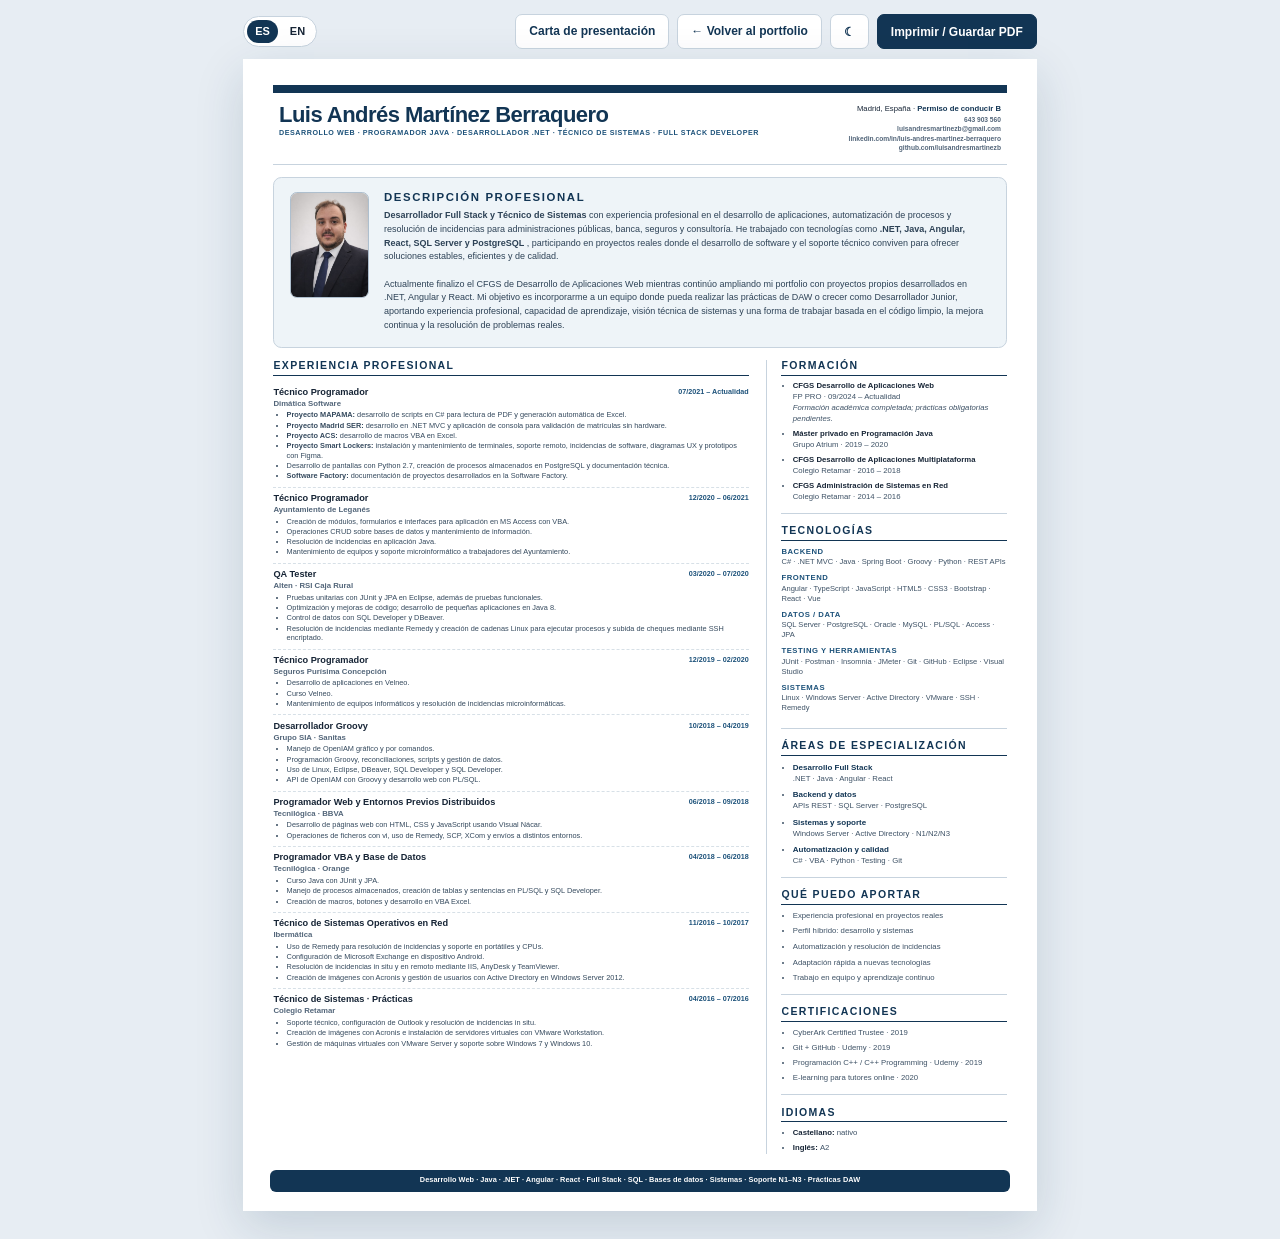
<file: cv/index.html>
<!DOCTYPE html>
<!--
  CV profesional - versión española.
  Maquetación responsive para pantalla y reglas específicas de impresión A4.
-->
<html lang="es">
 <head>
  <meta charset="utf-8"/>
  <meta content="width=device-width,initial-scale=1" name="viewport"/>
  <meta content="CV ATS de Luis Andrés Martínez Berraquero, Desarrollador Full Stack Junior .NET, Java, Angular y React" name="description"/>
  <title>
   Luis Andrés Martínez Berraquero | CV
  </title>
  <link href="styles.css?v=20260813-nav-theme" rel="stylesheet"/>
 </head>
 <body>
  <!-- BARRA SUPERIOR: selector de idioma, vuelta al portfolio e impresión -->
  <div class="toolbar no-print">
   <div class="lang">
    <a class="active" href="index.html">
     ES
    </a>
    <a class="" href="index-en.html">
     EN
    </a>
   </div>
   <div class="toolbar-group">
    <a class="btn" href="../carta/index.html">Carta de presentación</a>
    <a class="btn" href="../index.html">← Volver al portfolio</a>
    <button class="btn theme-cv" type="button" data-theme-toggle aria-label="Cambiar tema">☀</button>
    <button class="btn primary" data-print="">
     Imprimir / Guardar PDF
    </button>
   </div>
  </div>
  <article class="cv-page">
   <!-- CABECERA DEL CV: identidad profesional y datos de contacto -->
   <header class="header">
    <div>
     <h1>
      Luis Andrés Martínez Berraquero
     </h1>
     <p class="headline">
      Desarrollo Web · Programador Java · Desarrollador .NET · Técnico de Sistemas · Full Stack Developer
     </p>
    </div>
    <div class="contact">
     <span class="license">
      Madrid, España ·
      <strong>
       Permiso de conducir B
      </strong>
     </span>
     <a href="tel:+34643903560">
      643 903 560
     </a>
     <a href="mailto:luisandresmartinezb@gmail.com">
      luisandresmartinezb@gmail.com
     </a>
     <a href="https://www.linkedin.com/in/luis-andres-martinez-berraquero/">
      linkedin.com/in/luis-andres-martinez-berraquero
     </a>
     <a href="https://github.com/luisandresmartinezb">
      github.com/luisandresmartinezb
     </a>
    </div>
   </header>
   <!-- DESCRIPCIÓN PROFESIONAL -->
   <section class="profile">
    <img alt="Luis Andrés Martínez Berraquero" class="portrait" src="assets/luis-andres.jpg"/>
    <div>
     <h2 class="section-title">
      Descripción profesional
     </h2>
     <p>
      <strong>
       Desarrollador Full Stack y Técnico de Sistemas
      </strong>
      con experiencia profesional en el desarrollo de aplicaciones, automatización de procesos y resolución de incidencias para administraciones públicas, banca, seguros y consultoría. He trabajado con tecnologías como
      <strong>
       .NET, Java, Angular, React, SQL Server y PostgreSQL
      </strong>
      , participando en proyectos reales donde el desarrollo de software y el soporte técnico conviven para ofrecer soluciones estables, eficientes y de calidad.
      <br/>
      <br/>
      Actualmente finalizo el CFGS de Desarrollo de Aplicaciones Web mientras continúo ampliando mi portfolio con proyectos propios desarrollados en .NET, Angular y React. Mi objetivo es incorporarme a un equipo donde pueda realizar las prácticas de DAW o crecer como Desarrollador Junior, aportando experiencia profesional, capacidad de aprendizaje, visión técnica de sistemas y una forma de trabajar basada en el código limpio, la mejora continua y la resolución de problemas reales.
     </p>
    </div>
   </section>
   <!-- CONTENIDO PRINCIPAL: experiencia y columna técnica -->
   <section class="content">
    <!-- EXPERIENCIA PROFESIONAL -->
    <main>
     <h2 class="section-title">
      Experiencia profesional
     </h2>
     <article class="job">
      <div class="job-head">
       <div>
        <h3>
         Técnico Programador
        </h3>
        <p class="company">
         Dimática Software
        </p>
       </div>
       <span class="date">
        07/2021 – Actualidad
       </span>
      </div>
      <ul>
       <li>
        <strong>
         Proyecto MAPAMA:
        </strong>
        desarrollo de scripts en C# para lectura de PDF y generación automática de Excel.
       </li>
       <li>
        <strong>
         Proyecto Madrid SER:
        </strong>
        desarrollo en .NET MVC y aplicación de consola para validación de matrículas sin hardware.
       </li>
       <li>
        <strong>
         Proyecto ACS:
        </strong>
        desarrollo de macros VBA en Excel.
       </li>
       <li>
        <strong>
         Proyecto Smart Lockers:
        </strong>
        instalación y mantenimiento de terminales, soporte remoto, incidencias de software, diagramas UX y prototipos con Figma.
       </li>
       <li>
        Desarrollo de pantallas con Python 2.7, creación de procesos almacenados en PostgreSQL y documentación técnica.
       </li>
       <li>
        <strong>
         Software Factory:
        </strong>
        documentación de proyectos desarrollados en la Software Factory.
       </li>
      </ul>
     </article>
     <article class="job">
      <div class="job-head">
       <div>
        <h3>
         Técnico Programador
        </h3>
        <p class="company">
         Ayuntamiento de Leganés
        </p>
       </div>
       <span class="date">
        12/2020 – 06/2021
       </span>
      </div>
      <ul>
       <li>
        Creación de módulos, formularios e interfaces para aplicación en MS Access con VBA.
       </li>
       <li>
        Operaciones CRUD sobre bases de datos y mantenimiento de información.
       </li>
       <li>
        Resolución de incidencias en aplicación Java.
       </li>
       <li>
        Mantenimiento de equipos y soporte microinformático a trabajadores del Ayuntamiento.
       </li>
      </ul>
     </article>
     <article class="job">
      <div class="job-head">
       <div>
        <h3>
         QA Tester
        </h3>
        <p class="company">
         Alten · RSI Caja Rural
        </p>
       </div>
       <span class="date">
        03/2020 – 07/2020
       </span>
      </div>
      <ul>
       <li>
        Pruebas unitarias con JUnit y JPA en Eclipse, además de pruebas funcionales.
       </li>
       <li>
        Optimización y mejoras de código; desarrollo de pequeñas aplicaciones en Java 8.
       </li>
       <li>
        Control de datos con SQL Developer y DBeaver.
       </li>
       <li>
        Resolución de incidencias mediante Remedy y creación de cadenas Linux para ejecutar procesos y subida de cheques mediante SSH encriptado.
       </li>
      </ul>
     </article>
     <article class="job">
      <div class="job-head">
       <div>
        <h3>
         Técnico Programador
        </h3>
        <p class="company">
         Seguros Purísima Concepción
        </p>
       </div>
       <span class="date">
        12/2019 – 02/2020
       </span>
      </div>
      <ul>
       <li>
        Desarrollo de aplicaciones en Velneo.
       </li>
       <li>
        Curso Velneo.
       </li>
       <li>
        Mantenimiento de equipos informáticos y resolución de incidencias microinformáticas.
       </li>
      </ul>
     </article>
     <article class="job">
      <div class="job-head">
       <div>
        <h3>
         Desarrollador Groovy
        </h3>
        <p class="company">
         Grupo SIA · Sanitas
        </p>
       </div>
       <span class="date">
        10/2018 – 04/2019
       </span>
      </div>
      <ul>
       <li>
        Manejo de OpenIAM gráfico y por comandos.
       </li>
       <li>
        Programación Groovy, reconciliaciones, scripts y gestión de datos.
       </li>
       <li>
        Uso de Linux, Eclipse, DBeaver, SQL Developer y SQL Developer.
       </li>
       <li>
        API de OpenIAM con Groovy y desarrollo web con PL/SQL.
       </li>
      </ul>
     </article>
     <article class="job">
      <div class="job-head">
       <div>
        <h3>
         Programador Web y Entornos Previos Distribuidos
        </h3>
        <p class="company">
         Tecnilógica · BBVA
        </p>
       </div>
       <span class="date">
        06/2018 – 09/2018
       </span>
      </div>
      <ul>
       <li>
        Desarrollo de páginas web con HTML, CSS y JavaScript usando Visual Nácar.
       </li>
       <li>
        Operaciones de ficheros con vi, uso de Remedy, SCP, XCom y envíos a distintos entornos.
       </li>
      </ul>
     </article>
     <article class="job">
      <div class="job-head">
       <div>
        <h3>
         Programador VBA y Base de Datos
        </h3>
        <p class="company">
         Tecnilógica · Orange
        </p>
       </div>
       <span class="date">
        04/2018 – 06/2018
       </span>
      </div>
      <ul>
       <li>
        Curso Java con JUnit y JPA.
       </li>
       <li>
        Manejo de procesos almacenados, creación de tablas y sentencias en PL/SQL y SQL Developer.
       </li>
       <li>
        Creación de macros, botones y desarrollo en VBA Excel.
       </li>
      </ul>
     </article>
     <article class="job">
      <div class="job-head">
       <div>
        <h3>
         Técnico de Sistemas Operativos en Red
        </h3>
        <p class="company">
         Ibermática
        </p>
       </div>
       <span class="date">
        11/2016 – 10/2017
       </span>
      </div>
      <ul>
       <li>
        Uso de Remedy para resolución de incidencias y soporte en portátiles y CPUs.
       </li>
       <li>
        Configuración de Microsoft Exchange en dispositivo Android.
       </li>
       <li>
        Resolución de incidencias in situ y en remoto mediante IIS, AnyDesk y TeamViewer.
       </li>
       <li>
        Creación de imágenes con Acronis y gestión de usuarios con Active Directory en Windows Server 2012.
       </li>
      </ul>
     </article>
     <article class="job">
      <div class="job-head">
       <div>
        <h3>
         Técnico de Sistemas · Prácticas
        </h3>
        <p class="company">
         Colegio Retamar
        </p>
       </div>
       <span class="date">
        04/2016 – 07/2016
       </span>
      </div>
      <ul>
       <li>
        Soporte técnico, configuración de Outlook y resolución de incidencias in situ.
       </li>
       <li>
        Creación de imágenes con Acronis e instalación de servidores virtuales con VMware Workstation.
       </li>
       <li>
        Gestión de máquinas virtuales con VMware Server y soporte sobre Windows 7 y Windows 10.
       </li>
      </ul>
     </article>
    </main>
    <!-- COLUMNA LATERAL: formación, tecnologías y competencias -->
    <aside class="right">
     <section class="side-section">
      <h2 class="section-title">
       Formación
      </h2>
      <ul class="side-list">
       <li>
        <strong>
         CFGS Desarrollo de Aplicaciones Web
        </strong>
        <br/>
        FP PRO · 09/2024 – Actualidad
        <br/>
        <em>
         Formación académica completada; prácticas obligatorias pendientes.
        </em>
       </li>
       <li>
        <strong>
         Máster privado en Programación Java
        </strong>
        <br/>
        Grupo Atrium · 2019 – 2020
       </li>
       <li>
        <strong>
         CFGS Desarrollo de Aplicaciones Multiplataforma
        </strong>
        <br/>
        Colegio Retamar · 2016 – 2018
       </li>
       <li>
        <strong>
         CFGS Administración de Sistemas en Red
        </strong>
        <br/>
        Colegio Retamar · 2014 – 2016
       </li>
      </ul>
     </section>
     <section class="side-section">
      <h2 class="section-title">
       Tecnologías
      </h2>
      <div class="skill">
       <h3>
        Backend
       </h3>
       <p>
        C# · .NET MVC · Java · Spring Boot · Groovy · Python · REST APIs
       </p>
      </div>
      <div class="skill">
       <h3>
        Frontend
       </h3>
       <p>
        Angular · TypeScript · JavaScript · HTML5 · CSS3 · Bootstrap · React · Vue
       </p>
      </div>
      <div class="skill">
       <h3>
        Datos / Data
       </h3>
       <p>
        SQL Server · PostgreSQL · Oracle · MySQL · PL/SQL · Access · JPA
       </p>
      </div>
      <div class="skill">
       <h3>
        Testing y herramientas
       </h3>
       <p>
        JUnit · Postman · Insomnia · JMeter · Git · GitHub · Eclipse · Visual Studio
       </p>
      </div>
      <div class="skill">
       <h3>
        Sistemas
       </h3>
       <p>
        Linux · Windows Server · Active Directory · VMware · SSH · Remedy
       </p>
      </div>
     </section>
     <section class="side-section expertise-side">
      <h2 class="section-title">
       Áreas de especialización
      </h2>
      <ul class="side-list expertise-list">
       <li>
        <strong>
         Desarrollo Full Stack
        </strong>
        <br/>
        .NET · Java · Angular · React
       </li>
       <li>
        <strong>
         Backend y datos
        </strong>
        <br/>
        APIs REST · SQL Server · PostgreSQL
       </li>
       <li>
        <strong>
         Sistemas y soporte
        </strong>
        <br/>
        Windows Server · Active Directory · N1/N2/N3
       </li>
       <li>
        <strong>
         Automatización y calidad
        </strong>
        <br/>
        C# · VBA · Python · Testing · Git
       </li>
      </ul>
     </section>
     <section class="side-section bring-section">
      <h2 class="section-title">
       Qué puedo aportar
      </h2>
      <ul class="side-list bring-list">
       <li>
        Experiencia profesional en proyectos reales
       </li>
       <li>
        Perfil híbrido: desarrollo y sistemas
       </li>
       <li>
        Automatización y resolución de incidencias
       </li>
       <li>
        Adaptación rápida a nuevas tecnologías
       </li>
       <li>
        Trabajo en equipo y aprendizaje continuo
       </li>
      </ul>
     </section>
     <section class="side-section">
      <h2 class="section-title">
       Certificaciones
      </h2>
      <ul class="side-list">
       <li>
        CyberArk Certified Trustee · 2019
       </li>
       <li>
        Git + GitHub · Udemy · 2019
       </li>
       <li>
        Programación C++ / C++ Programming · Udemy · 2019
       </li>
       <li>
        E-learning para tutores online · 2020
       </li>
      </ul>
     </section>
     <section class="side-section">
      <h2 class="section-title">
       Idiomas
      </h2>
      <ul class="side-list">
       <li>
        <strong>
         Castellano:
        </strong>
        nativo
       </li>
       <li>
        <strong>
         Inglés:
        </strong>
        A2
       </li>
      </ul>
     </section>
    </aside>
   </section>
   <!-- PIE DEL CV: palabras clave profesionales -->
   <div class="footer-note">
    Desarrollo Web · Java · .NET · Angular · React · Full Stack · SQL · Bases de datos · Sistemas · Soporte N1–N3 · Prácticas DAW
   </div>
  </article>
  <script src="script.js?v=20260813-nav-theme">
  </script>
 </body>
</html>
</file>
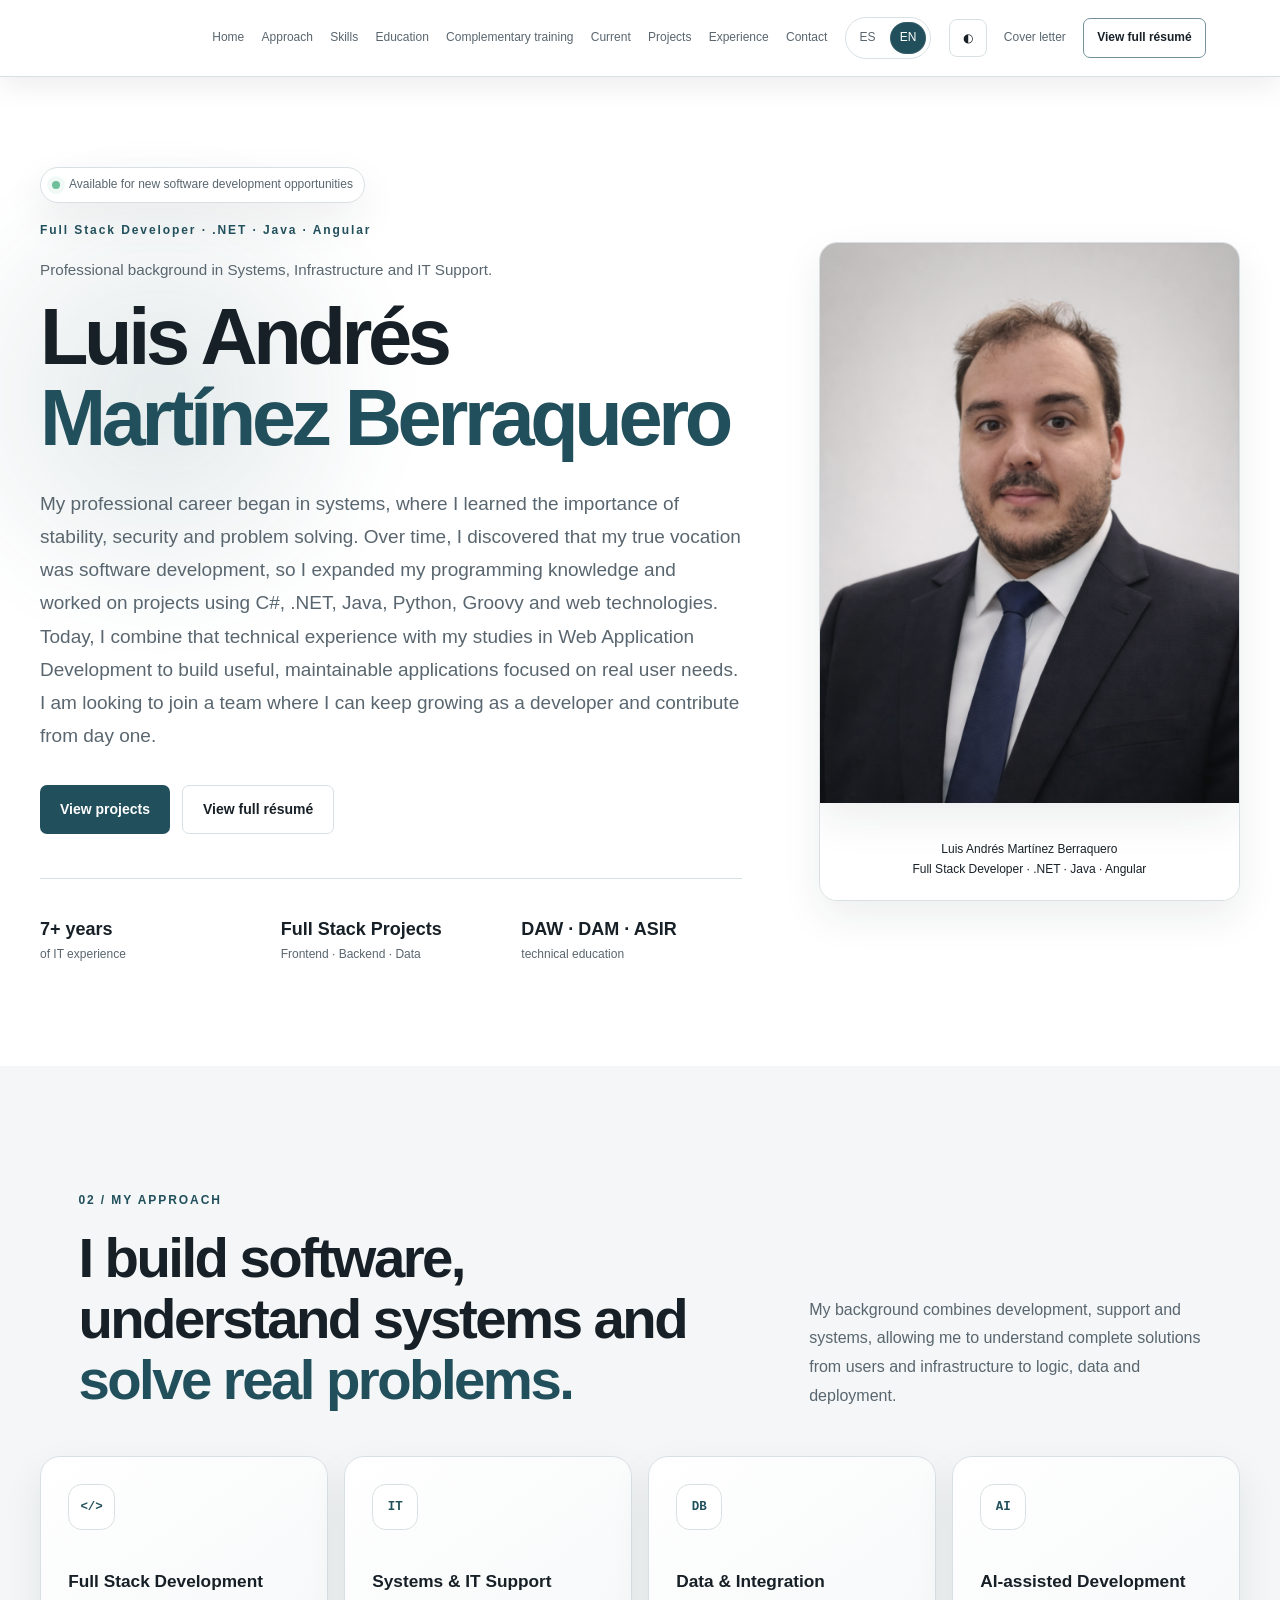
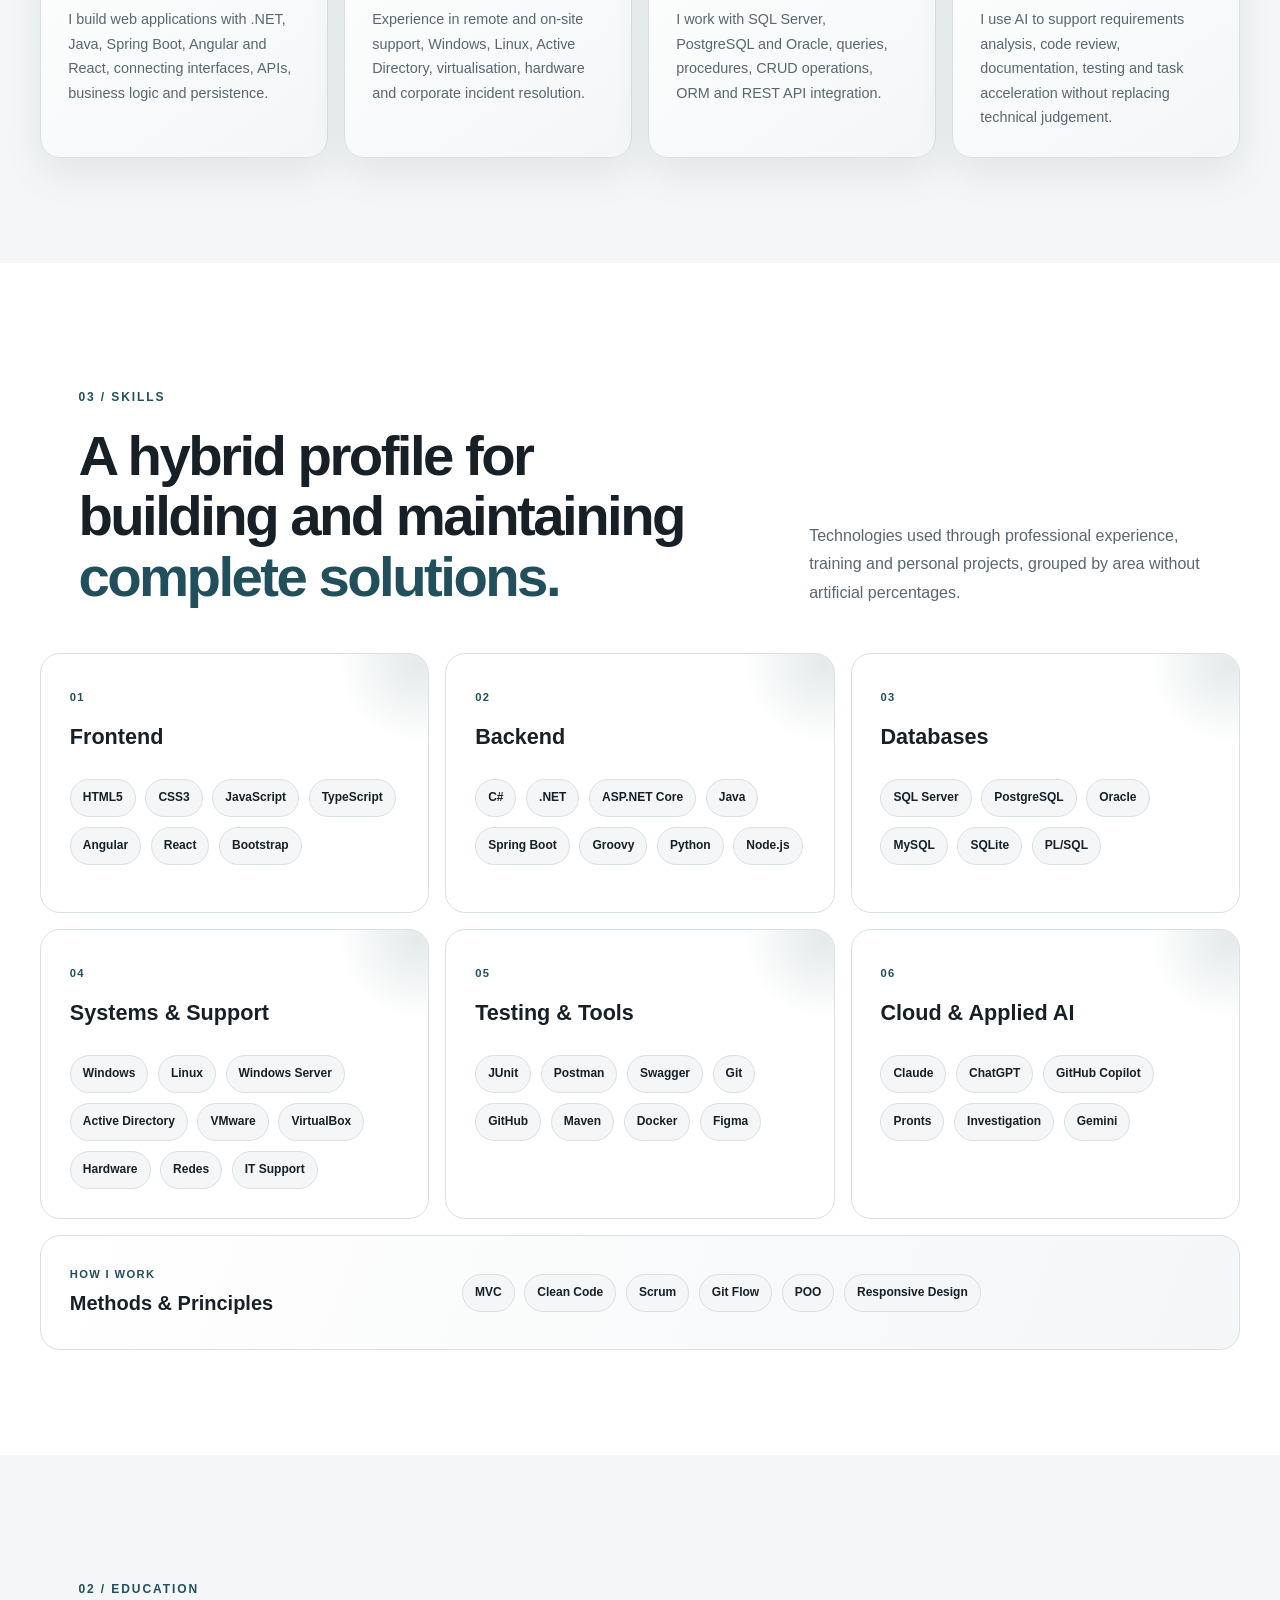
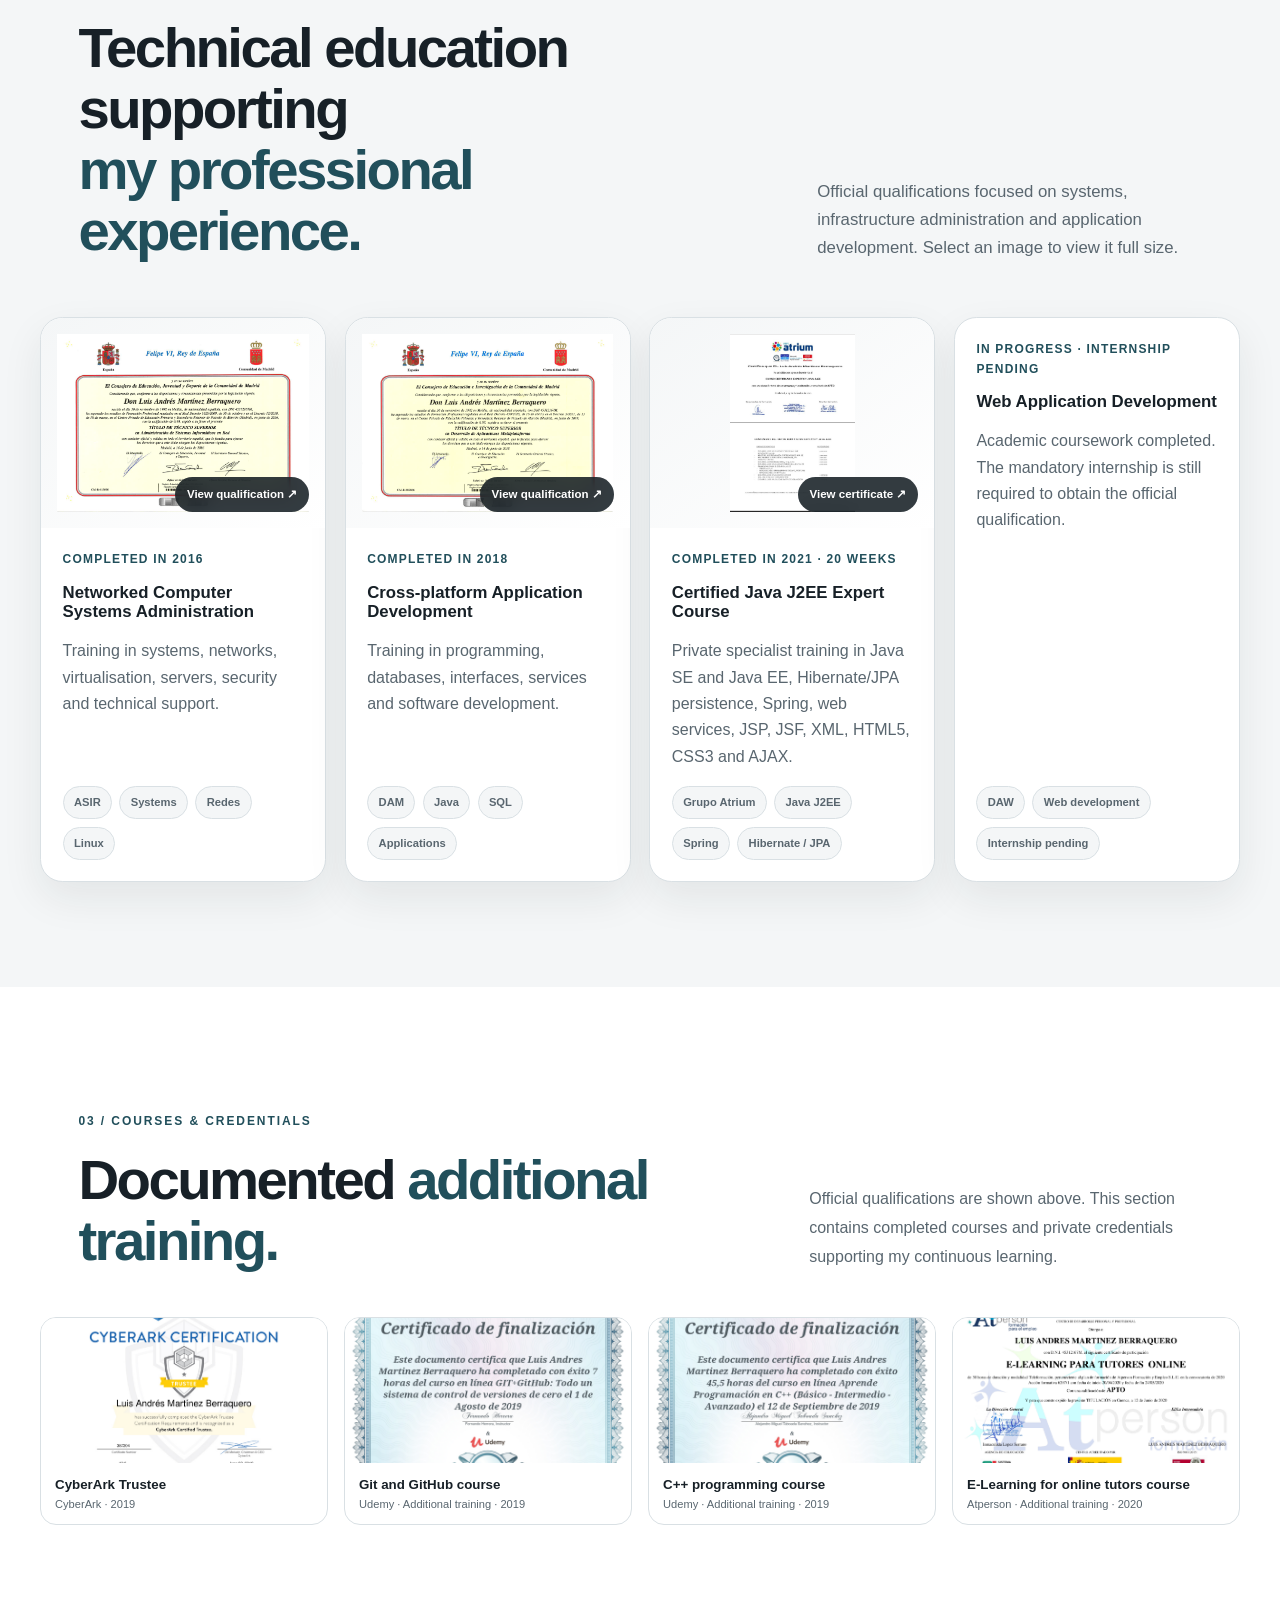
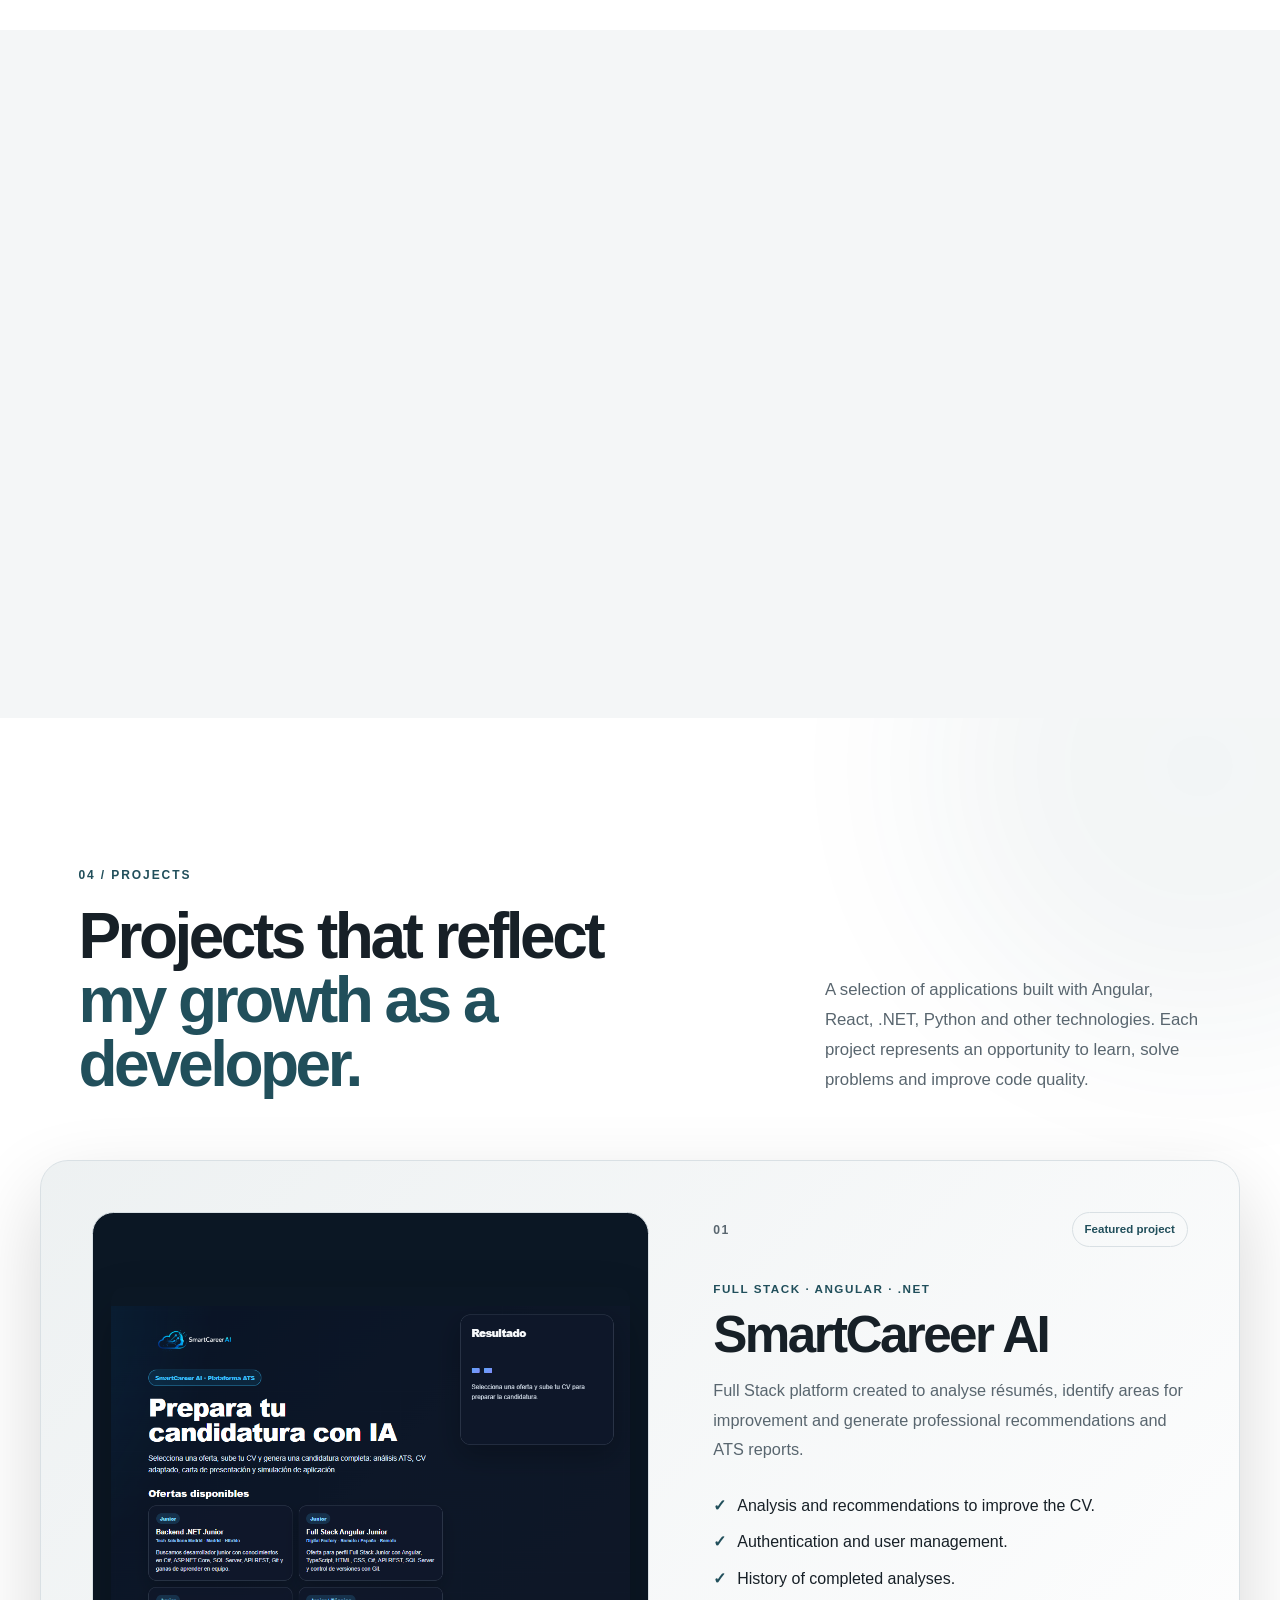
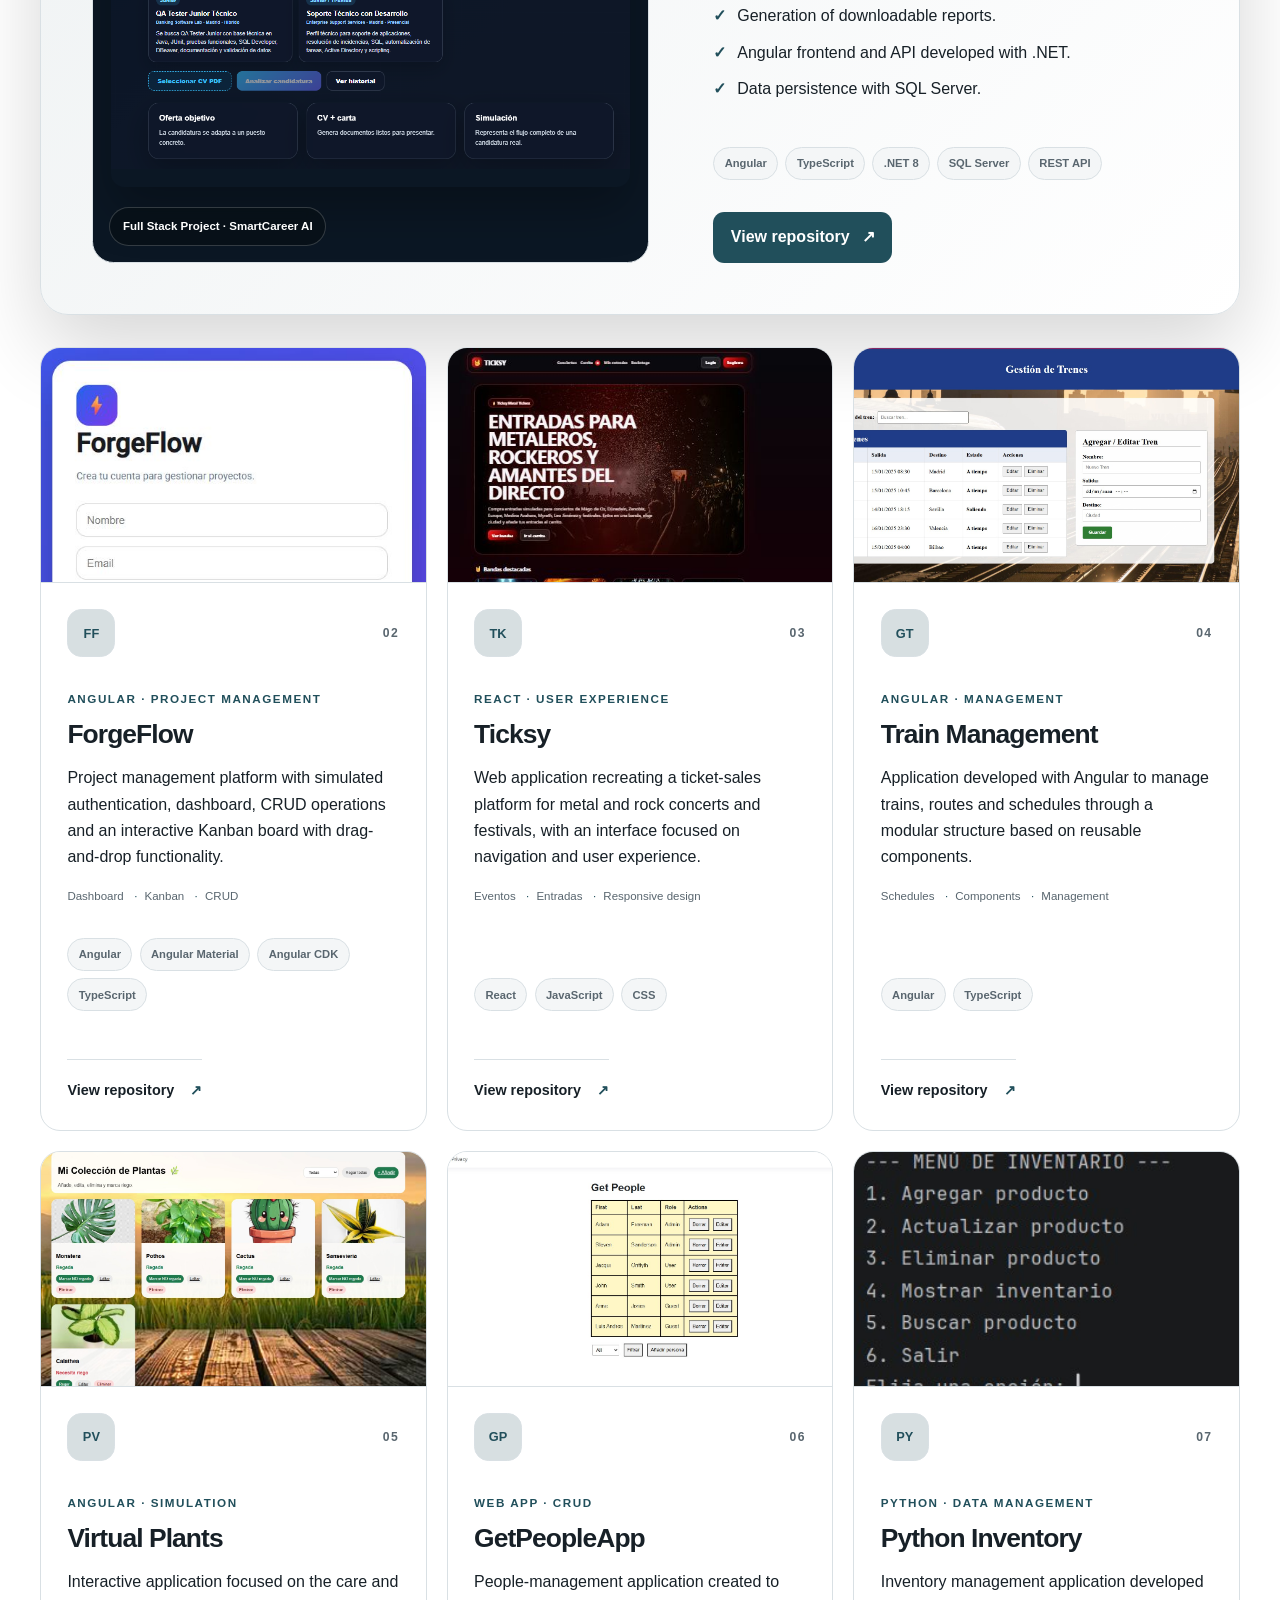
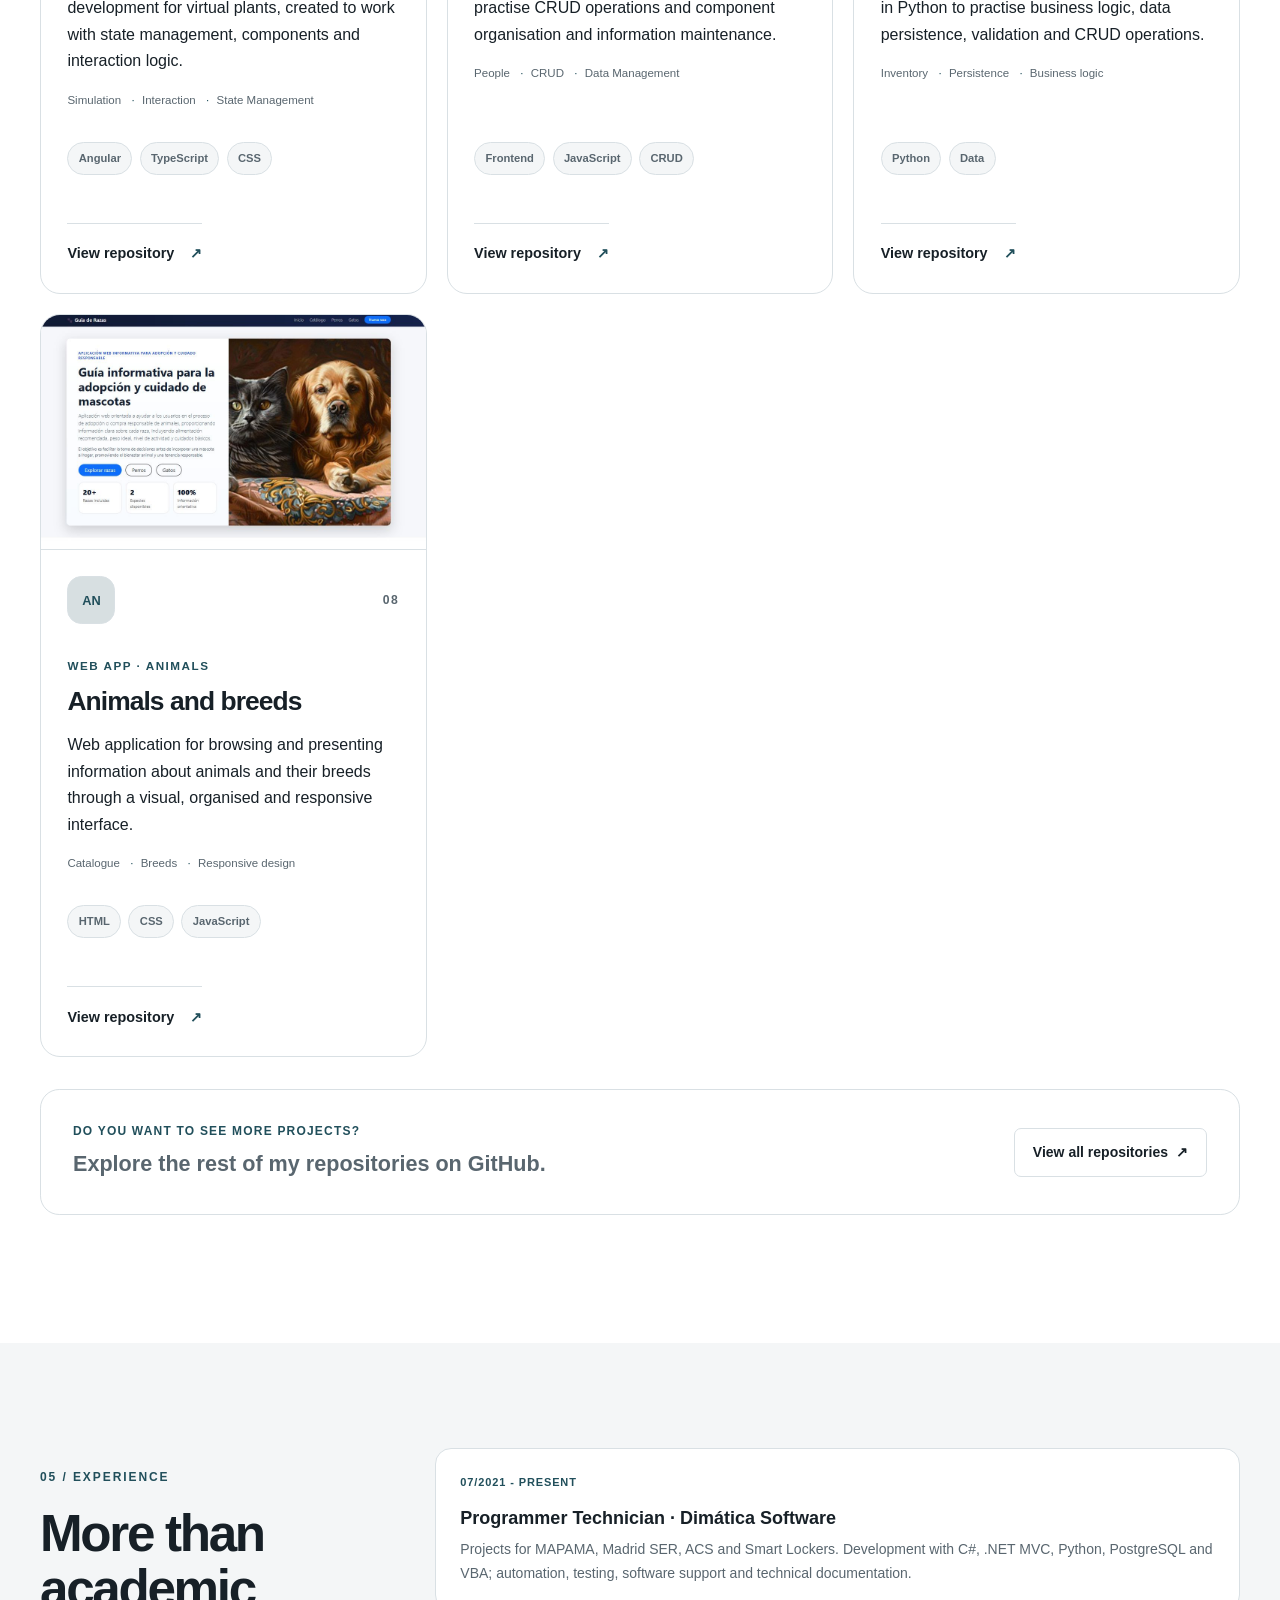
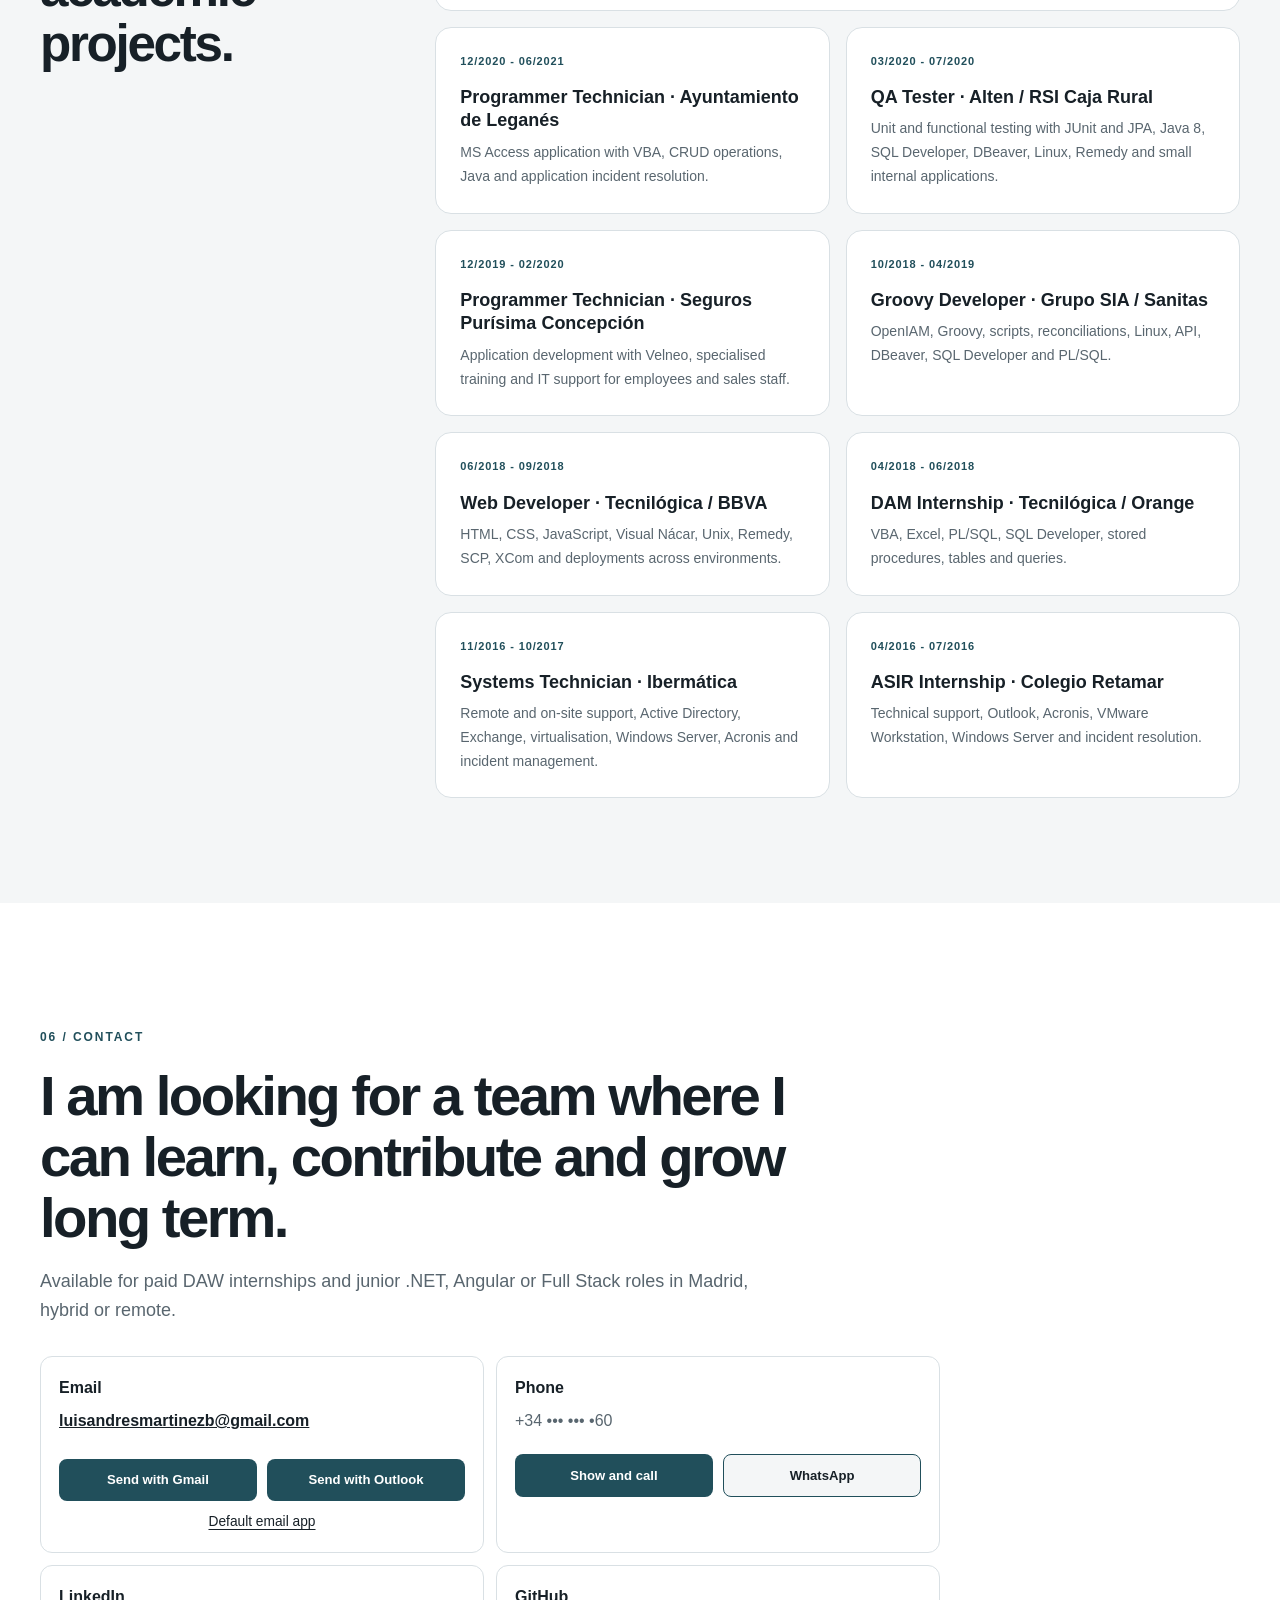
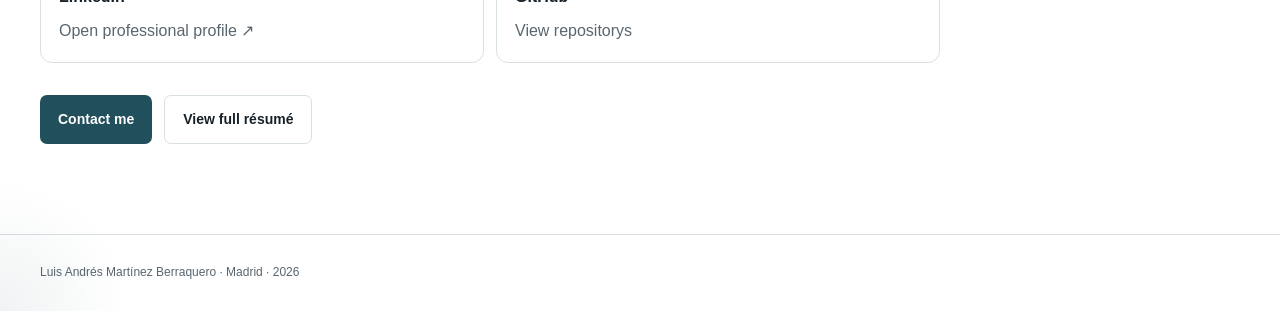
<file: index-en.html>
<!DOCTYPE html>
<html lang="en">
 <head>
  <meta charset="utf-8"/>
  <meta content="width=device-width, initial-scale=1.0, viewport-fit=cover" name="viewport"/>
    <script id="mobile-device-detector">
(function () {
  var sw = Number(window.screen && window.screen.width) || 9999;
  var sh = Number(window.screen && window.screen.height) || 9999;
  var shortestSide = Math.min(sw, sh);
  var touch = (navigator.maxTouchPoints || 0) > 0;
  if (touch && shortestSide <= 700) {
    document.documentElement.classList.add('is-phone');
  }
})();
</script>
<meta content="Professional portfolio of Luis Andrés Martínez Berraquero, Programmer Technician · Full Stack Developer." name="description"/>
  <title>
   Luis Andrés Martínez Berraquero | Programmer Technician · Full Stack Developer
  </title>
  <link href="styles.css?v=20260813-v11-4" rel="stylesheet"/>
   <link href="mobile.css?v=20260813-v11-4" rel="stylesheet"/>
</head>
 <body>
  <!-- CABECERA Y NAVEGACIÓN PRINCIPAL -->
  <header class="site-header">
   <nav class="container nav">
    <div class="mobile-language-switch" aria-label="Select mobile language">
      <a href="index.html" lang="es">ES</a>
      <a class="active" href="index-en.html" lang="en" aria-current="page">EN</a>
     </div>
    <button aria-label="Abrir menú" class="menu-toggle" id="menuToggle">
     ☰
    </button>
    <div class="nav-links" id="navLinks">
     <a href="#inicio">
      Home
     </a>
     <a href="#enfoque">
      Approach
     </a>
     <a href="#conocimientos">
      Skills
     </a>
     <a href="#formacion">
      Education
     </a>
     <a href="#certificados">
      Complementary training
     </a>
     <a href="#actualmente">
      Current
     </a>
     <a href="#proyectos">
      Projects
     </a>
     <a href="#experiencia">
      Experience
     </a>
     <a href="#contacto">
      Contact
     </a>
     <div aria-label="Select language" class="language-switch">
      <a href="index.html" lang="es">
       ES
      </a>
      <a aria-current="page" class="active" href="index-en.html" lang="en">
       EN
      </a>
     </div>
     <button aria-label="Cambiar tema" class="theme-toggle" id="themeToggle">
     </button>
     <a class="cover-letter-link" href="carta/index-en.html">Cover letter</a>
        <a class="cv-link" href="cv/index.html">
      View full résumé
     </a>
    </div>
   </nav>
  </header>
  <!-- CONTENIDO PRINCIPAL DEL PORTFOLIO -->
  <main>
   <section class="hero container" id="inicio">
    <div aria-hidden="true" class="hero-glow">
    </div>
    <div class="hero-copy reveal">
     <div class="availability">
      <span>
      </span>
      Available for new software development opportunities
     </div>
     <p class="kicker">
      Full Stack Developer · .NET · Java · Angular
     </p>
     <p class="hero-support-line">Professional background in Systems, Infrastructure and IT Support.</p>
     <h1>
      Luis Andrés
      <br/>
      <span>
       Martínez Berraquero
      </span>
     </h1>
     <p class="intro">
      My professional career began in systems, where I learned the importance of stability, security and problem solving. Over time, I discovered that my true vocation was software development, so I expanded my programming knowledge and worked on projects using C#, .NET, Java, Python, Groovy and web technologies. Today, I combine that technical experience with my studies in Web Application Development to build useful, maintainable applications focused on real user needs. I am looking to join a team where I can keep growing as a developer and contribute from day one.
     </p>
     <div class="actions">
      <a class="button primary" href="#proyectos">
       View projects
      </a>
      <a class="button secondary" href="cv/index.html">
       View full résumé
      </a>
     </div>
     <div class="facts">
      <div>
       <strong>
        7+ years
       </strong>
       <span>
        of IT experience
       </span>
      </div>
      <div>
       <strong>
        Full Stack Projects
       </strong>
       <span>
        Frontend · Backend · Data
       </span>
      </div>
      <div>
       <strong>
        DAW · DAM · ASIR
       </strong>
       <span>
        technical education
       </span>
      </div>
     </div>
    </div>
    <figure class="portrait reveal">
     <img alt="Luis Andrés Martínez Berraquero" src="luis_2026.png"/>
     <figcaption>
      Luis Andrés Martínez Berraquero
      Full Stack Developer · .NET · Java · Angular
     </figcaption>
    </figure>
   </section>
   <section class="section focus-section muted" id="enfoque">
    <div class="container">
     <header class="compact-header reveal">
      <div>
       <p class="section-number">
        02 / MY APPROACH
       </p>
       <h2>
        I build software, understand systems and
        <span>
         solve real problems.
        </span>
       </h2>
      </div>
      <p>
       My background combines development, support and systems, allowing me to understand complete solutions from users and infrastructure to logic, data and deployment.
      </p>
     </header>
     <div class="focus-grid">
      <article class="focus-card reveal">
       <span aria-hidden="true" class="focus-icon">
        &lt;/&gt;
       </span>
       <h3>
        Full Stack Development
       </h3>
       <p>
        I build web applications with .NET, Java, Spring Boot, Angular and React, connecting interfaces, APIs, business logic and persistence.
       </p>
      </article>
      <article class="focus-card reveal">
       <span aria-hidden="true" class="focus-icon">
        IT
       </span>
       <h3>
        Systems &amp; IT Support
       </h3>
       <p>
        Experience in remote and on-site support, Windows, Linux, Active Directory, virtualisation, hardware and corporate incident resolution.
       </p>
      </article>
      <article class="focus-card reveal">
       <span aria-hidden="true" class="focus-icon">
        DB
       </span>
       <h3>
        Data &amp; Integration
       </h3>
       <p>
        I work with SQL Server, PostgreSQL and Oracle, queries, procedures, CRUD operations, ORM and REST API integration.
       </p>
      </article>
      <article class="focus-card reveal">
       <span aria-hidden="true" class="focus-icon">
        AI
       </span>
       <h3>
        AI-assisted Development
       </h3>
       <p>
        I use AI to support requirements analysis, code review, documentation, testing and task acceleration without replacing technical judgement.
       </p>
      </article>
     </div>
    </div>
   </section>
   <section class="section skills-section" id="conocimientos">
    <div class="container">
     <header class="compact-header reveal">
      <div>
       <p class="section-number">
        03 / SKILLS
       </p>
       <h2>
        A hybrid profile for building and maintaining
        <span>
         complete solutions.
        </span>
       </h2>
      </div>
      <p>
       Technologies used through professional experience, training and personal projects, grouped by area without artificial percentages.
      </p>
     </header>
     <div class="skills-grid skills-grid-six">
      <article class="skill-card reveal">
       <span class="skill-index">
        01
       </span>
       <h3>
        Frontend
       </h3>
       <div class="skill-tags">
        <span>
         HTML5
        </span>
        <span>
         CSS3
        </span>
        <span>
         JavaScript
        </span>
        <span>
         TypeScript
        </span>
        <span>
         Angular
        </span>
        <span>
         React
        </span>
        <span>
         Bootstrap
        </span>
       </div>
      </article>
      <article class="skill-card reveal">
       <span class="skill-index">
        02
       </span>
       <h3>
        Backend
       </h3>
       <div class="skill-tags">
        <span>
         C#
        </span>
        <span>
         .NET
        </span>
        <span>
         ASP.NET Core
        </span>
        <span>
         Java
        </span>
        <span>
         Spring Boot
        </span>
        <span>
         Groovy
        </span>
        <span>
         Python
        </span>
        <span>
         Node.js
        </span>
       </div>
      </article>
      <article class="skill-card reveal">
       <span class="skill-index">
        03
       </span>
       <h3>
        Databases
       </h3>
       <div class="skill-tags">
        <span>
         SQL Server
        </span>
        <span>
         PostgreSQL
        </span>
        <span>
         Oracle
        </span>
        <span>
         MySQL
        </span>
        <span>
         SQLite
        </span>
        <span>
         PL/SQL
        </span>
       </div>
      </article>
      <article class="skill-card reveal">
       <span class="skill-index">
        04
       </span>
       <h3>
        Systems &amp; Support
       </h3>
       <div class="skill-tags">
        <span>
         Windows
        </span>
        <span>
         Linux
        </span>
        <span>
         Windows Server
        </span>
        <span>
         Active Directory
        </span>
        <span>
         VMware
        </span>
        <span>
         VirtualBox
        </span>
        <span>
         Hardware
        </span>
        <span>
         Redes
        </span>
        <span>
         IT Support
        </span>
       </div>
      </article>
      <article class="skill-card reveal">
       <span class="skill-index">
        05
       </span>
       <h3>
        Testing &amp; Tools
       </h3>
       <div class="skill-tags">
        <span>
         JUnit
        </span>
        <span>
         Postman
        </span>
        <span>
         Swagger
        </span>
        <span>
         Git
        </span>
        <span>
         GitHub
        </span>
        <span>
         Maven
        </span>
        <span>
         Docker
        </span>
        <span>
         Figma
        </span>
       </div>
      </article>
      <article class="skill-card reveal">
       <span class="skill-index">
        06
       </span>
       <h3>
        Cloud &amp; Applied AI
       </h3>
       <div class="skill-tags">
        <span>
         Claude
        </span>
        <span>
         ChatGPT
        </span>
        <span>
         GitHub Copilot
        </span>
        <span>
         Pronts
        </span>
        <span>
         Investigation
        </span>
        <span>
         Gemini
        </span>
       </div>
      </article>
     </div>
     <div class="method-card reveal">
      <div>
       <p class="method-label">
        HOW I WORK
       </p>
       <h3>
        Methods &amp; Principles
       </h3>
      </div>
      <div class="method-tags">
       <span>
        MVC
       </span>
       <span>
        Clean Code 
       </span>
       <span>
        Scrum
       </span>
       <span>
        Git Flow
       </span>
       <span>
        POO
       </span>
       <span>
        Responsive Design
       </span>
      </div>
     </div>
    </div>
   </section>
   <section class="section education-section muted" id="formacion">
    <div class="container">
     <header class="education-header reveal">
      <div>
       <p class="section-number">
        02 / EDUCATION
       </p>
       <h2>
        Technical education supporting
        <span>
         my professional experience.
        </span>
       </h2>
      </div>
      <p>
       Official qualifications focused on systems, infrastructure administration and application development. Select an image to view it full size.
      </p>
     </header>
     <div class="education-grid">
      <article class="education-card reveal">
       <a class="education-image" href="img/Grado_Superior_ASIR.png">
        <img alt="Higher Diploma in Networked Computer Systems Administration" loading="lazy" src="img/Grado_Superior_ASIR.png"/>
        <span>
         View qualification ↗
        </span>
       </a>
       <div class="education-content">
        <p class="education-year">
         Completed in 2016
        </p>
        <h3>
         Networked Computer Systems Administration
        </h3>
        <p>
         Training in systems, networks, virtualisation, servers, security and technical support.
        </p>
        <div class="tags">
         <span>
          ASIR
         </span>
         <span>
          Systems
         </span>
         <span>
          Redes
         </span>
         <span>
          Linux
         </span>
        </div>
       </div>
      </article>
      <article class="education-card reveal">
       <a class="education-image" href="img/Grado_Superior_DAM.png">
        <img alt="Higher Diploma in Cross-platform Application Development" loading="lazy" src="img/Grado_Superior_DAM.png"/>
        <span>
         View qualification ↗
        </span>
       </a>
       <div class="education-content">
        <p class="education-year">
         Completed in 2018
        </p>
        <h3>
         Cross-platform Application Development
        </h3>
        <p>
         Training in programming, databases, interfaces, services and software development.
        </p>
        <div class="tags">
         <span>
          DAM
         </span>
         <span>
          Java
         </span>
         <span>
          SQL
         </span>
         <span>
          Applications
         </span>
        </div>
       </div>
      </article>
      <article class="education-card reveal">
       <a class="education-image" href="img/Certificado_Experto_Java_J2EE_Grupo_Atrium.jpg">
        <img alt="Grupo Atrium Certified Java J2EE Expert certificate" loading="lazy" src="img/Certificado_Experto_Java_J2EE_Grupo_Atrium.jpg"/>
        <span>
         View certificate ↗
        </span>
       </a>
       <div class="education-content">
        <p class="education-year">
         Completed in 2021 · 20 weeks
        </p>
        <h3>
         Certified Java J2EE Expert Course
        </h3>
        <p>
         Private specialist training in Java SE and Java EE, Hibernate/JPA persistence, Spring, web services, JSP, JSF, XML, HTML5, CSS3 and AJAX.
        </p>
        <div class="tags">
         <span>
          Grupo Atrium
         </span>
         <span>
          Java J2EE
         </span>
         <span>
          Spring
         </span>
         <span>
          Hibernate / JPA
         </span>
        </div>
       </div>
      </article>
      <article class="education-card reveal daw-card">
       <div class="education-content">
        <p class="education-year">
         In progress · Internship pending
        </p>
        <h3>
         Web Application Development
        </h3>
        <p>
         Academic coursework completed. The mandatory internship is still required to obtain the official qualification.
        </p>
        <div class="tags">
         <span>
          DAW
         </span>
         <span>
          Web development
         </span>
         <span>
          Internship pending
         </span>
        </div>
       </div>
      </article>
     </div>
    </div>
   </section>
   <section class="section certificates-section" id="certificados">
    <div class="container">
     <header class="compact-header reveal">
      <div>
       <p class="section-number">
        03 / COURSES &amp; CREDENTIALS
       </p>
       <h2>
        Documented
        <span>
         additional training.
        </span>
       </h2>
      </div>
      <p>
       Official qualifications are shown above. This section contains completed courses and private credentials supporting my continuous learning.
      </p>
     </header>
     <div class="cert-grid">
      <button class="cert-card" data-cert="img/CyberArk.png">
       <img alt="Certificación CyberArk Trustee" src="img/CyberArk.png"/>
       <span>
        <strong>
         CyberArk Trustee
        </strong>
        <small>
         CyberArk · 2019
        </small>
       </span>
      </button>
      <button class="cert-card" data-cert="img/Certificacion_GitHub.png">
       <img alt="Certificado Git y GitHub" src="img/Certificacion_GitHub.png"/>
       <span>
        <strong>
         Git and GitHub course
        </strong>
        <small>
         Udemy · Additional training · 2019
        </small>
       </span>
      </button>
      <button class="cert-card" data-cert="img/Certificacion_CPP.png">
       <img alt="Certificado de programación en C++" src="img/Certificacion_CPP.png"/>
       <span>
        <strong>
         C++ programming course
        </strong>
        <small>
         Udemy · Additional training · 2019
        </small>
       </span>
      </button>
      <button class="cert-card" data-cert="img/ELearning_Tutores.png">
       <img alt="Certificado E-Learning for online tutors" src="img/ELearning_Tutores.png"/>
       <span>
        <strong>
         E-Learning for online tutors course
        </strong>
        <small>
         Atperson · Additional training · 2020
        </small>
       </span>
      </button>
     </div>
    </div>
   </section>
   <div aria-hidden="true" class="cert-modal" id="certModal">
    <button aria-label="Cerrar" id="closeCert">
     ×
    </button>
    <img alt="Certificado ampliado" id="certModalImage"/>
   </div>
   <section class="section current-section muted" id="actualmente">
    <div class="container current-panel reveal">
     <div>
      <p class="section-number">
       04 / PROFESSIONAL GOAL
      </p>
      <h2>
       Ready to contribute
       <span>
        as a developer.
       </span>
      </h2>
      <p>
       I am redirecting my systems and support experience towards software development through complete projects, documentation and real deployments.
      </p>
     </div>
     <ul class="current-list">
      <li>
       Completing portfolio projects with Angular, .NET and Java.
      </li>
      <li>
       Building structured applications with REST APIs, databases and layered architecture.
      </li>
      <li>
       Maintaining GitHub repositories with README files, screenshots and clear setup instructions.
      </li>
      <li>
       Using AI responsibly for analysis, testing, review and documentation.
      </li>
      <li>
       Available for DAW internships and junior software development roles.
      </li>
     </ul>
    </div>
   </section>
   <section class="section projects-section" id="proyectos">
    <div class="container">
     <!-- CABECERA DE LA SECCIÓN -->
     <header class="projects-header reveal">
      <div>
       <p class="section-number">
        04 / PROJECTS
       </p>
       <h2>
        Projects that reflect
        <span>
         my growth as a developer.
        </span>
       </h2>
      </div>
      <p class="projects-intro">
       A selection of applications built with Angular, React, .NET, Python and other technologies. Each project represents an opportunity to learn, solve problems and improve code quality.
      </p>
     </header>
     <!-- ==========================================
         PROYECTO DESTACADO: SMARTCAREER AI
    =========================================== -->
     <article class="featured-project reveal">
      <figure class="featured-visual project-image">
       <img alt="Screenshot of the SmartCareer AI application" loading="eager" src="img/smartcareer-ai.png"/>
       <figcaption class="image-label">
        Full Stack Project · SmartCareer AI
       </figcaption>
      </figure>
      <div class="featured-content">
       <div class="project-top">
        <span class="project-number">
         01
        </span>
        <span class="project-status">
         Featured project
        </span>
       </div>
       <p class="project-type">
        FULL STACK · ANGULAR · .NET
       </p>
       <h3>
        SmartCareer AI
       </h3>
       <p class="project-description">
        Full Stack platform created to analyse résumés,
          identify areas for improvement and generate professional
          recommendations and ATS reports.
       </p>
       <ul class="project-features">
        <li>
         Analysis and recommendations to improve the CV.
        </li>
        <li>
         Authentication and user management.
        </li>
        <li>
         History of completed analyses.
        </li>
        <li>
         Generation of downloadable reports.
        </li>
        <li>
         Angular frontend and API developed with .NET.
        </li>
        <li>
         Data persistence with SQL Server.
        </li>
       </ul>
       <div class="tags">
        <span>
         Angular
        </span>
        <span>
         TypeScript
        </span>
        <span>
         .NET 8
        </span>
        <span>
         SQL Server
        </span>
        <span>
         REST API
        </span>
       </div>
       <div class="project-actions">
        <a class="project-button primary" href="https://github.com/luisandresmartinezb/SmartCareer-AI">
         View repository
         <span aria-hidden="true">
          ↗
         </span>
        </a>
        <!-- Activa este enlace cuando tengas la aplicación desplegada -->
        <!--
          <a
            class="project-button secondary"
            href="#proyectos"
            target="_blank"
            rel="noopener noreferrer"
          >
            View application
            <span aria-hidden="true">↗</span>
          </a>
          -->
       </div>
      </div>
     </article>
     <!-- ==========================================
         RESTO DE PROYECTOS
    =========================================== -->
     <div class="projects-grid">
      <!-- FORGEFLOW -->
      <article class="project-card reveal">
       <figure class="project-image">
        <img alt="Screenshot of the ForgeFlow project management application" loading="lazy" src="img/forgeflow.jpeg"/>
       </figure>
       <div class="project-card-body">
        <div class="project-card-header">
         <div class="project-icon">
          FF
         </div>
         <span class="project-number">
          02
         </span>
        </div>
        <p class="project-type">
         ANGULAR · PROJECT MANAGEMENT
        </p>
        <h3>
         ForgeFlow
        </h3>
        <p>
         Project management platform with simulated authentication,
            dashboard, CRUD operations and an interactive Kanban board with
            drag-and-drop functionality.
        </p>
        <div class="project-highlights">
         <span>
          Dashboard
         </span>
         <span>
          Kanban
         </span>
         <span>
          CRUD
         </span>
        </div>
        <div class="tags">
         <span>
          Angular
         </span>
         <span>
          Angular Material
         </span>
         <span>
          Angular CDK
         </span>
         <span>
          TypeScript
         </span>
        </div>
        <div class="project-card-actions">
         <a class="project-link" href="https://github.com/luisandresmartinezb/ForgeFlow">
          View repository
          <span aria-hidden="true">
           ↗
          </span>
         </a>
        </div>
       </div>
      </article>
      <!-- TICKSY -->
      <article class="project-card reveal">
       <figure class="project-image">
        <img alt="Screenshot of the Ticksy ticketing application" loading="lazy" src="img/ticksy.jpeg"/>
       </figure>
       <div class="project-card-body">
        <div class="project-card-header">
         <div class="project-icon">
          TK
         </div>
         <span class="project-number">
          03
         </span>
        </div>
        <p class="project-type">
         REACT · USER EXPERIENCE
        </p>
        <h3>
         Ticksy
        </h3>
        <p>
         Web application recreating a ticket-sales platform
            for metal and rock concerts and festivals, with an interface
            focused on navigation and user experience.
        </p>
        <div class="project-highlights">
         <span>
          Eventos
         </span>
         <span>
          Entradas
         </span>
         <span>
          Responsive design
         </span>
        </div>
        <div class="tags">
         <span>
          React
         </span>
         <span>
          JavaScript
         </span>
         <span>
          CSS
         </span>
        </div>
        <div class="project-card-actions">
         <a class="project-link" href="https://github.com/luisandresmartinezb/ticksy">
          View repository
          <span aria-hidden="true">
           ↗
          </span>
         </a>
        </div>
       </div>
      </article>
      <!-- GESTIÓN DE TRENES -->
      <article class="project-card reveal">
       <figure class="project-image">
        <img alt="Screenshot of the Train Management application" loading="lazy" src="img/gestion-trenes.jpg"/>
       </figure>
       <div class="project-card-body">
        <div class="project-card-header">
         <div class="project-icon">
          GT
         </div>
         <span class="project-number">
          04
         </span>
        </div>
        <p class="project-type">
         ANGULAR · MANAGEMENT
        </p>
        <h3>
         Train Management
        </h3>
        <p>
         Application developed with Angular to manage trains, routes and schedules through a modular structure based on reusable components.
        </p>
        <div class="project-highlights">
         <span>
          Schedules
         </span>
         <span>
          Components
         </span>
         <span>
          Management
         </span>
        </div>
        <div class="tags">
         <span>
          Angular
         </span>
         <span>
          TypeScript
         </span>
        </div>
        <div class="project-card-actions">
         <a class="project-link" href="https://github.com/luisandresmartinezb/gestion-trenes">
          View repository
          <span aria-hidden="true">
           ↗
          </span>
         </a>
        </div>
       </div>
      </article>
      <!-- PLANTAS VIRTUALES -->
      <article class="project-card reveal">
       <figure class="project-image">
        <img alt="Screenshot of the Virtual Plants application" loading="lazy" src="img/plantas-virtuales.jpg"/>
       </figure>
       <div class="project-card-body">
        <div class="project-card-header">
         <div class="project-icon">
          PV
         </div>
         <span class="project-number">
          05
         </span>
        </div>
        <p class="project-type">
         ANGULAR · SIMULATION
        </p>
        <h3>
         Virtual Plants
        </h3>
        <p>
         Interactive application focused on the care and development
            for virtual plants, created to work with state management,
            components and interaction logic.
        </p>
        <div class="project-highlights">
         <span>
          Simulation
         </span>
         <span>
          Interaction
         </span>
         <span>
          State Management
         </span>
        </div>
        <div class="tags">
         <span>
          Angular
         </span>
         <span>
          TypeScript
         </span>
         <span>
          CSS
         </span>
        </div>
        <div class="project-card-actions">
         <a class="project-link" href="https://github.com/luisandresmartinezb/plantas-virtuales">
          View repository
          <span aria-hidden="true">
           ↗
          </span>
         </a>
        </div>
       </div>
      </article>
      <!-- GET PEOPLE APP -->
      <article class="project-card reveal">
       <figure class="project-image">
        <img alt="Screenshot of the GetPeopleApp application" loading="lazy" src="img/get-people.jpg"/>
       </figure>
       <div class="project-card-body">
        <div class="project-card-header">
         <div class="project-icon">
          GP
         </div>
         <span class="project-number">
          06
         </span>
        </div>
        <p class="project-type">
         WEB APP · CRUD
        </p>
        <h3>
         GetPeopleApp
        </h3>
        <p>
         People-management application created to
            practise CRUD operations and component organisation
            and information maintenance.
        </p>
        <div class="project-highlights">
         <span>
          People
         </span>
         <span>
          CRUD
         </span>
         <span>
          Data Management
         </span>
        </div>
        <div class="tags">
         <span>
          Frontend
         </span>
         <span>
          JavaScript
         </span>
         <span>
          CRUD
         </span>
        </div>
        <div class="project-card-actions">
         <a class="project-link" href="https://github.com/luisandresmartinezb/GetPeopleApp">
          View repository
          <span aria-hidden="true">
           ↗
          </span>
         </a>
        </div>
       </div>
      </article>
      <!-- INVENTARIO PYTHON -->
      <article class="project-card reveal">
       <figure class="project-image">
        <img alt="Screenshot of the Python Inventory application" loading="lazy" src="img/inventario python.jpg"/>
       </figure>
       <div class="project-card-body">
        <div class="project-card-header">
         <div class="project-icon">
          PY
         </div>
         <span class="project-number">
          07
         </span>
        </div>
        <p class="project-type">
         PYTHON · DATA MANAGEMENT
        </p>
        <h3>
         Python Inventory
        </h3>
        <p>
         Inventory management application developed in Python to practise business logic, data persistence, validation and CRUD operations.
        </p>
        <div class="project-highlights">
         <span>
          Inventory
         </span>
         <span>
          Persistence
         </span>
         <span>
          Business logic
         </span>
        </div>
        <div class="tags">
         <span>
          Python
         </span>
         <span>
          Data
         </span>
        </div>
        <div class="project-card-actions">
         <a class="project-link" href="https://github.com/luisandresmartinezb/Inventario-python">
          View repository
          <span aria-hidden="true">
           ↗
          </span>
         </a>
        </div>
       </div>
      </article>
      <!-- ANIMALES -->
      <article class="project-card reveal">
       <figure class="project-image">
        <img alt="Screenshot of the Animals and Breeds application" loading="lazy" src="img/razas.jpeg"/>
       </figure>
       <div class="project-card-body">
        <div class="project-card-header">
         <div class="project-icon">
          AN
         </div>
         <span class="project-number">
          08
         </span>
        </div>
        <p class="project-type">
         WEB APP · ANIMALS
        </p>
        <h3>
         Animals and breeds
        </h3>
        <p>
         Web application for browsing and presenting information about animals
            and their breeds through a visual, organised and responsive interface.
        </p>
        <div class="project-highlights">
         <span>
          Catalogue
         </span>
         <span>
          Breeds
         </span>
         <span>
          Responsive design
         </span>
        </div>
        <div class="tags">
         <span>
          HTML
         </span>
         <span>
          CSS
         </span>
         <span>
          JavaScript
         </span>
        </div>
        <div class="project-card-actions">
         <a class="project-link" href="https://github.com/luisandresmartinezb/animales">
          View repository
          <span aria-hidden="true">
           ↗
          </span>
         </a>
        </div>
       </div>
      </article>
     </div>
     <!-- PARTE FINAL -->
     <!-- PIE DE PÁGINA -->
     <footer class="projects-footer reveal">
      <div>
       <p>
        Do you want to see more projects?
       </p>
       <h3>
        Explore the rest of my repositories on GitHub.
       </h3>
      </div>
      <a class="button secondary" href="https://github.com/luisandresmartinezb?tab=repositories">
       View all repositories
       <span aria-hidden="true">
        ↗
       </span>
      </a>
     </footer>
    </div>
   </section>
   <section class="section muted" id="experiencia">
    <div class="container split">
     <div>
      <p class="section-number">
       05 / EXPERIENCE
      </p>
      <h2>
       More than academic projects.
      </h2>
     </div>
     <div class="timeline reveal">
      <article>
       <time>
        07/2021 - Present
       </time>
       <h3>
        Programmer Technician · Dimática Software
       </h3>
       <p>
        Projects for MAPAMA, Madrid SER, ACS and Smart Lockers. Development with C#, .NET MVC, Python, PostgreSQL and VBA; automation, testing, software support and technical documentation.
       </p>
      </article>
      <article>
       <time>
        12/2020 - 06/2021
       </time>
       <h3>
        Programmer Technician · Ayuntamiento de Leganés
       </h3>
       <p>
        MS Access application with VBA, CRUD operations, Java and application incident resolution.
       </p>
      </article>
      <article>
       <time>
        03/2020 - 07/2020
       </time>
       <h3>
        QA Tester · Alten / RSI Caja Rural
       </h3>
       <p>
        Unit and functional testing with JUnit and JPA, Java 8, SQL Developer, DBeaver, Linux, Remedy and small internal applications.
       </p>
      </article>
      <article>
       <time>
        12/2019 - 02/2020
       </time>
       <h3>
        Programmer Technician · Seguros Purísima Concepción
       </h3>
       <p>
        Application development with Velneo, specialised training and IT support for employees and sales staff.
       </p>
      </article>
      <article>
       <time>
        10/2018 - 04/2019
       </time>
       <h3>
        Groovy Developer · Grupo SIA / Sanitas
       </h3>
       <p>
        OpenIAM, Groovy, scripts, reconciliations, Linux, API, DBeaver, SQL Developer and PL/SQL.
       </p>
      </article>
      <article>
       <time>
        06/2018 - 09/2018
       </time>
       <h3>
        Web Developer · Tecnilógica / BBVA
       </h3>
       <p>
        HTML, CSS, JavaScript, Visual Nácar, Unix, Remedy, SCP, XCom and deployments across environments.
       </p>
      </article>
      <article>
       <time>
        04/2018 - 06/2018
       </time>
       <h3>
        DAM Internship · Tecnilógica / Orange
       </h3>
       <p>
        VBA, Excel, PL/SQL, SQL Developer, stored procedures, tables and queries.
       </p>
      </article>
      <article>
       <time>
        11/2016 - 10/2017
       </time>
       <h3>
        Systems Technician · Ibermática
       </h3>
       <p>
        Remote and on-site support, Active Directory, Exchange, virtualisation, Windows Server, Acronis and incident management.
       </p>
      </article>
      <article>
       <time>
        04/2016 - 07/2016
       </time>
       <h3>
        ASIR Internship · Colegio Retamar
       </h3>
       <p>
        Technical support, Outlook, Acronis, VMware Workstation, Windows Server and incident resolution.
       </p>
      </article>
     </div>
    </div>
   </section>
   <section class="contact container" id="contacto">
    <p class="section-number">
     06 / CONTACT
    </p>
    <h2>
     I am looking for a team where I can learn, contribute and grow long term.
    </h2>
    <p>
     Available for paid DAW internships and junior .NET, Angular or Full Stack roles in Madrid, hybrid or remote.
    </p>
    <div class="contact-grid">
     <div class="contact-card email-card">
      <strong>
       Email
      </strong>
      <a class="email-address" href="mailto:luisandresmartinezb@gmail.com?subject=Portfolio%20contact%20-%20Luis%20Andr%C3%A9s%20Mart%C3%ADnez">
       luisandresmartinezb@gmail.com
      </a>
      <div class="email-provider-actions">
       <a class="reveal-contact-btn" href="https://mail.google.com/mail/?view=cm&amp;fs=1&amp;to=luisandresmartinezb@gmail.com&amp;su=Portfolio%20contact%20-%20Luis%20Andr%C3%A9s%20Mart%C3%ADnez">
        Send with Gmail
       </a>
       <a class="reveal-contact-btn" href="https://outlook.live.com/mail/0/deeplink/compose?to=luisandresmartinezb@gmail.com&amp;subject=Portfolio%20contact%20-%20Luis%20Andr%C3%A9s%20Mart%C3%ADnez">
        Send with Outlook
       </a>
       <a class="email-fallback-link" href="mailto:luisandresmartinezb@gmail.com?subject=Portfolio%20contact%20-%20Luis%20Andr%C3%A9s%20Mart%C3%ADnez">
        Default email app
       </a>
      </div>
     </div>
     <div class="contact-card">
      <strong>
       Phone
      </strong>
      <span id="telefono">
       +34 ••• ••• •60
      </span>
      <div class="contact-actions-inline">
       <button class="reveal-contact-btn" id="mostrarTelefono" type="button">
        Show and call
       </button>
       <a class="reveal-contact-btn whatsapp-btn" href="https://wa.me/34643903560">
        WhatsApp
       </a>
      </div>
     </div>
     <a class="contact-card" href="https://www.linkedin.com/in/luis-andrés-martinez-berraquero/" referrerpolicy="no-referrer">
      <strong>
       LinkedIn
      </strong>
      <span>
       Open professional profile ↗
      </span>
     </a>
     <a class="contact-card" href="https://github.com/luisandresmartinezb">
      <strong>
       GitHub
      </strong>
      <span>
       View repositorys
      </span>
     </a>
    </div>
    <div class="actions">
     <a class="button primary" href="mailto:luisandresmartinezb@gmail.com">
      Contact me
     </a>
     <a class="button secondary" href="cv/index.html">
      View full résumé
     </a>
    </div>
   </section>
  </main>
  <footer>
   <div class="container">
    Luis Andrés Martínez Berraquero · Madrid · 2026
   </div>
  </footer>
  <script src="script.js?v=20260810-responsive-final-4">
  </script>
 </body>
</html>
</file>
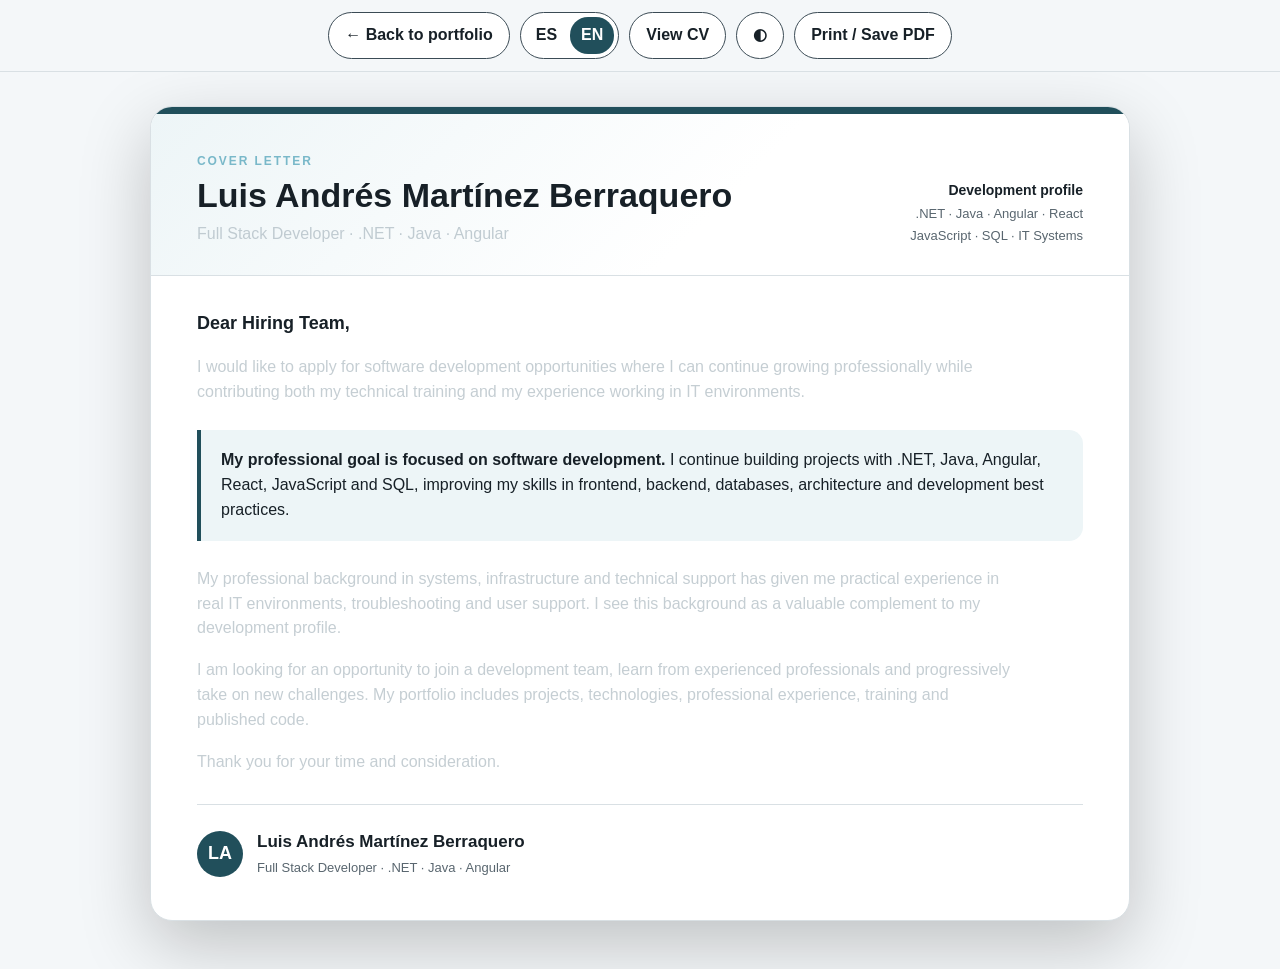
<file: carta/index-en.html>
<!doctype html><html lang="en"><head><meta charset="utf-8"><meta name="viewport" content="width=device-width,initial-scale=1"><title>Cover Letter · Luis Andrés Martínez Berraquero</title><link rel="stylesheet" href="carta.css?v=20260813-2017"></head><body><nav class="bar"><a href="../index-en.html">← Back to portfolio</a><a class="lang" href="index.html" aria-label="Switch to Spanish"><span>ES</span><span class="active">EN</span></a><a class="cv-direct" href="../cv/index-en.html" title="Open CV">View CV</a><button class="theme-btn" type="button" data-theme-toggle aria-label="Switch theme">☀</button><button data-print>Print / Save PDF</button></nav><main class="sheet"><header class="letter-head"><div><div class="ey">Cover Letter</div><h1>Luis Andrés Martínez Berraquero</h1><div class="role">Full Stack Developer · .NET · Java · Angular</div></div><div class="contact"><strong>Development profile</strong>.NET · Java · Angular · React<br>JavaScript · SQL · IT Systems</div></header><section class="letter-body"><p class="intro"><strong>Dear Hiring Team,</strong></p><p>I would like to apply for software development opportunities where I can continue growing professionally while contributing both my technical training and my experience working in IT environments.</p><div class="focus"><strong>My professional goal is focused on software development.</strong> I continue building projects with .NET, Java, Angular, React, JavaScript and SQL, improving my skills in frontend, backend, databases, architecture and development best practices.</div><p>My professional background in systems, infrastructure and technical support has given me practical experience in real IT environments, troubleshooting and user support. I see this background as a valuable complement to my development profile.</p><p>I am looking for an opportunity to join a development team, learn from experienced professionals and progressively take on new challenges. My portfolio includes projects, technologies, professional experience, training and published code.</p><p>Thank you for your time and consideration.</p><div class="sig"><div class="sig-mark">LA</div><div><strong>Luis Andrés Martínez Berraquero</strong><span>Full Stack Developer · .NET · Java · Angular</span></div></div></section></main><script src="carta.js?v=20260813-2017"></script></body></html>
</file>
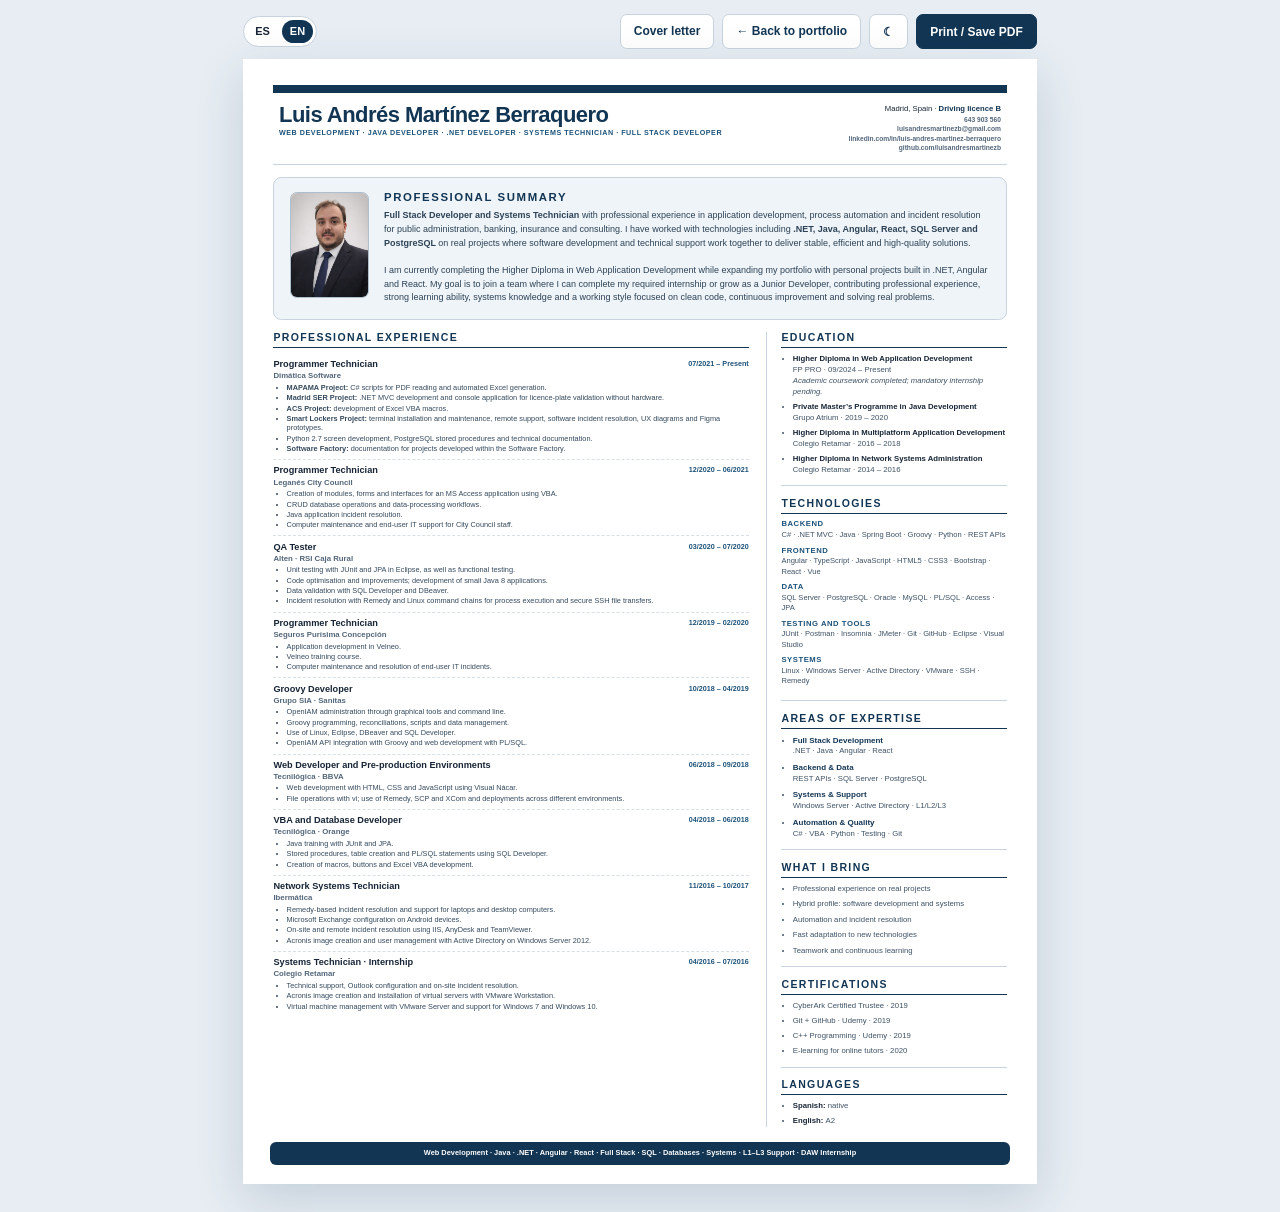
<file: cv/index-en.html>
<!DOCTYPE html>
<!--
  Professional CV - English version.
  Responsive screen layout with dedicated A4 print rules.
-->
<html lang="en">
 <head>
  <meta charset="utf-8"/>
  <meta content="width=device-width,initial-scale=1" name="viewport"/>
  <meta content="CV profesional de Luis Andrés Martínez Berraquero" name="description"/>
  <title>
   Luis Andrés Martínez Berraquero | CV
  </title>
  <link href="styles.css?v=20260813-nav-theme" rel="stylesheet"/>
 </head>
 <body>
  <!-- BARRA SUPERIOR: selector de idioma, vuelta al portfolio e impresión -->
  <div class="toolbar no-print">
   <div class="lang">
    <a class="" href="index.html">
     ES
    </a>
    <a class="active" href="index-en.html">
     EN
    </a>
   </div>
   <div class="toolbar-group">
    <a class="btn" href="../carta/index-en.html">Cover letter</a>
    <a class="btn" href="../index-en.html">← Back to portfolio</a>
    <button class="btn theme-cv" type="button" data-theme-toggle aria-label="Switch theme">☀</button>
    <button class="btn primary" data-print="">
     Print / Save PDF
    </button>
   </div>
  </div>
  <article class="cv-page">
   <!-- CABECERA DEL CV: identidad profesional y datos de contacto -->
   <header class="header">
    <div>
     <h1>
      Luis Andrés Martínez Berraquero
     </h1>
     <p class="headline">
      Web Development · Java Developer · .NET Developer · Systems Technician · Full Stack Developer
     </p>
    </div>
    <div class="contact">
     <span class="license">
      Madrid, Spain ·
      <strong>
       Driving licence B
      </strong>
     </span>
     <a href="tel:+34643903560">
      643 903 560
     </a>
     <a href="mailto:luisandresmartinezb@gmail.com">
      luisandresmartinezb@gmail.com
     </a>
     <a href="https://www.linkedin.com/in/luis-andres-martinez-berraquero/">
      linkedin.com/in/luis-andres-martinez-berraquero
     </a>
     <a href="https://github.com/luisandresmartinezb">
      github.com/luisandresmartinezb
     </a>
    </div>
   </header>
   <!-- PROFESSIONAL SUMMARY -->
   <section class="profile">
    <img alt="Luis Andrés Martínez Berraquero" class="portrait" src="assets/luis-andres.jpg"/>
    <div>
     <h2 class="section-title">
      Professional summary
     </h2>
     <p>
      <strong>
       Full Stack Developer and Systems Technician
      </strong>
      with professional experience in application development, process automation and incident resolution for public administration, banking, insurance and consulting. I have worked with technologies including
      <strong>
       .NET, Java, Angular, React, SQL Server and PostgreSQL
      </strong>
      on real projects where software development and technical support work together to deliver stable, efficient and high-quality solutions.
      <br/>
      <br/>
      I am currently completing the Higher Diploma in Web Application Development while expanding my portfolio with personal projects built in .NET, Angular and React. My goal is to join a team where I can complete my required internship or grow as a Junior Developer, contributing professional experience, strong learning ability, systems knowledge and a working style focused on clean code, continuous improvement and solving real problems.
     </p>
    </div>
   </section>
   <!-- CONTENIDO PRINCIPAL: experiencia y columna técnica -->
   <section class="content">
    <!-- PROFESSIONAL EXPERIENCE -->
    <main>
     <h2 class="section-title">
      Professional experience
     </h2>
     <article class="job">
      <div class="job-head">
       <div>
        <h3>
         Programmer Technician
        </h3>
        <p class="company">
         Dimática Software
        </p>
       </div>
       <span class="date">
        07/2021 – Present
       </span>
      </div>
      <ul>
       <li>
        <strong>
         MAPAMA Project:
        </strong>
        C# scripts for PDF reading and automated Excel generation.
       </li>
       <li>
        <strong>
         Madrid SER Project:
        </strong>
        .NET MVC development and console application for licence-plate validation without hardware.
       </li>
       <li>
        <strong>
         ACS Project:
        </strong>
        development of Excel VBA macros.
       </li>
       <li>
        <strong>
         Smart Lockers Project:
        </strong>
        terminal installation and maintenance, remote support, software incident resolution, UX diagrams and Figma prototypes.
       </li>
       <li>
        Python 2.7 screen development, PostgreSQL stored procedures and technical documentation.
       </li>
       <li>
        <strong>
         Software Factory:
        </strong>
        documentation for projects developed within the Software Factory.
       </li>
      </ul>
     </article>
     <article class="job">
      <div class="job-head">
       <div>
        <h3>
         Programmer Technician
        </h3>
        <p class="company">
         Leganés City Council
        </p>
       </div>
       <span class="date">
        12/2020 – 06/2021
       </span>
      </div>
      <ul>
       <li>
        Creation of modules, forms and interfaces for an MS Access application using VBA.
       </li>
       <li>
        CRUD database operations and data-processing workflows.
       </li>
       <li>
        Java application incident resolution.
       </li>
       <li>
        Computer maintenance and end-user IT support for City Council staff.
       </li>
      </ul>
     </article>
     <article class="job">
      <div class="job-head">
       <div>
        <h3>
         QA Tester
        </h3>
        <p class="company">
         Alten · RSI Caja Rural
        </p>
       </div>
       <span class="date">
        03/2020 – 07/2020
       </span>
      </div>
      <ul>
       <li>
        Unit testing with JUnit and JPA in Eclipse, as well as functional testing.
       </li>
       <li>
        Code optimisation and improvements; development of small Java 8 applications.
       </li>
       <li>
        Data validation with SQL Developer and DBeaver.
       </li>
       <li>
        Incident resolution with Remedy and Linux command chains for process execution and secure SSH file transfers.
       </li>
      </ul>
     </article>
     <article class="job">
      <div class="job-head">
       <div>
        <h3>
         Programmer Technician
        </h3>
        <p class="company">
         Seguros Purísima Concepción
        </p>
       </div>
       <span class="date">
        12/2019 – 02/2020
       </span>
      </div>
      <ul>
       <li>
        Application development in Velneo.
       </li>
       <li>
        Velneo training course.
       </li>
       <li>
        Computer maintenance and resolution of end-user IT incidents.
       </li>
      </ul>
     </article>
     <article class="job">
      <div class="job-head">
       <div>
        <h3>
         Groovy Developer
        </h3>
        <p class="company">
         Grupo SIA · Sanitas
        </p>
       </div>
       <span class="date">
        10/2018 – 04/2019
       </span>
      </div>
      <ul>
       <li>
        OpenIAM administration through graphical tools and command line.
       </li>
       <li>
        Groovy programming, reconciliations, scripts and data management.
       </li>
       <li>
        Use of Linux, Eclipse, DBeaver and SQL Developer.
       </li>
       <li>
        OpenIAM API integration with Groovy and web development with PL/SQL.
       </li>
      </ul>
     </article>
     <article class="job">
      <div class="job-head">
       <div>
        <h3>
         Web Developer and Pre-production Environments
        </h3>
        <p class="company">
         Tecnilógica · BBVA
        </p>
       </div>
       <span class="date">
        06/2018 – 09/2018
       </span>
      </div>
      <ul>
       <li>
        Web development with HTML, CSS and JavaScript using Visual Nácar.
       </li>
       <li>
        File operations with vi; use of Remedy, SCP and XCom and deployments across different environments.
       </li>
      </ul>
     </article>
     <article class="job">
      <div class="job-head">
       <div>
        <h3>
         VBA and Database Developer
        </h3>
        <p class="company">
         Tecnilógica · Orange
        </p>
       </div>
       <span class="date">
        04/2018 – 06/2018
       </span>
      </div>
      <ul>
       <li>
        Java training with JUnit and JPA.
       </li>
       <li>
        Stored procedures, table creation and PL/SQL statements using SQL Developer.
       </li>
       <li>
        Creation of macros, buttons and Excel VBA development.
       </li>
      </ul>
     </article>
     <article class="job">
      <div class="job-head">
       <div>
        <h3>
         Network Systems Technician
        </h3>
        <p class="company">
         Ibermática
        </p>
       </div>
       <span class="date">
        11/2016 – 10/2017
       </span>
      </div>
      <ul>
       <li>
        Remedy-based incident resolution and support for laptops and desktop computers.
       </li>
       <li>
        Microsoft Exchange configuration on Android devices.
       </li>
       <li>
        On-site and remote incident resolution using IIS, AnyDesk and TeamViewer.
       </li>
       <li>
        Acronis image creation and user management with Active Directory on Windows Server 2012.
       </li>
      </ul>
     </article>
     <article class="job">
      <div class="job-head">
       <div>
        <h3>
         Systems Technician · Internship
        </h3>
        <p class="company">
         Colegio Retamar
        </p>
       </div>
       <span class="date">
        04/2016 – 07/2016
       </span>
      </div>
      <ul>
       <li>
        Technical support, Outlook configuration and on-site incident resolution.
       </li>
       <li>
        Acronis image creation and installation of virtual servers with VMware Workstation.
       </li>
       <li>
        Virtual machine management with VMware Server and support for Windows 7 and Windows 10.
       </li>
      </ul>
     </article>
    </main>
    <!-- COLUMNA LATERAL: formación, tecnologías y competencias -->
    <aside class="right">
     <section class="side-section">
      <h2 class="section-title">
       Education
      </h2>
      <ul class="side-list">
       <li>
        <strong>
         Higher Diploma in Web Application Development
        </strong>
        <br/>
        FP PRO · 09/2024 – Present
        <br/>
        <em>
         Academic coursework completed; mandatory internship pending.
        </em>
       </li>
       <li>
        <strong>
         Private Master’s Programme in Java Development
        </strong>
        <br/>
        Grupo Atrium · 2019 – 2020
       </li>
       <li>
        <strong>
         Higher Diploma in Multiplatform Application Development
        </strong>
        <br/>
        Colegio Retamar · 2016 – 2018
       </li>
       <li>
        <strong>
         Higher Diploma in Network Systems Administration
        </strong>
        <br/>
        Colegio Retamar · 2014 – 2016
       </li>
      </ul>
     </section>
     <section class="side-section">
      <h2 class="section-title">
       Technologies
      </h2>
      <div class="skill">
       <h3>
        Backend
       </h3>
       <p>
        C# · .NET MVC · Java · Spring Boot · Groovy · Python · REST APIs
       </p>
      </div>
      <div class="skill">
       <h3>
        Frontend
       </h3>
       <p>
        Angular · TypeScript · JavaScript · HTML5 · CSS3 · Bootstrap · React · Vue
       </p>
      </div>
      <div class="skill">
       <h3>
        Data
       </h3>
       <p>
        SQL Server · PostgreSQL · Oracle · MySQL · PL/SQL · Access · JPA
       </p>
      </div>
      <div class="skill">
       <h3>
        Testing and tools
       </h3>
       <p>
        JUnit · Postman · Insomnia · JMeter · Git · GitHub · Eclipse · Visual Studio
       </p>
      </div>
      <div class="skill">
       <h3>
        Systems
       </h3>
       <p>
        Linux · Windows Server · Active Directory · VMware · SSH · Remedy
       </p>
      </div>
     </section>
     <section class="side-section expertise-side">
      <h2 class="section-title">
       Areas of expertise
      </h2>
      <ul class="side-list expertise-list">
       <li>
        <strong>
         Full Stack Development
        </strong>
        <br/>
        .NET · Java · Angular · React
       </li>
       <li>
        <strong>
         Backend &amp; Data
        </strong>
        <br/>
        REST APIs · SQL Server · PostgreSQL
       </li>
       <li>
        <strong>
         Systems &amp; Support
        </strong>
        <br/>
        Windows Server · Active Directory · L1/L2/L3
       </li>
       <li>
        <strong>
         Automation &amp; Quality
        </strong>
        <br/>
        C# · VBA · Python · Testing · Git
       </li>
      </ul>
     </section>
     <section class="side-section bring-section">
      <h2 class="section-title">
       What I bring
      </h2>
      <ul class="side-list bring-list">
       <li>
        Professional experience on real projects
       </li>
       <li>
        Hybrid profile: software development and systems
       </li>
       <li>
        Automation and incident resolution
       </li>
       <li>
        Fast adaptation to new technologies
       </li>
       <li>
        Teamwork and continuous learning
       </li>
      </ul>
     </section>
     <section class="side-section">
      <h2 class="section-title">
       Certifications
      </h2>
      <ul class="side-list">
       <li>
        CyberArk Certified Trustee · 2019
       </li>
       <li>
        Git + GitHub · Udemy · 2019
       </li>
       <li>
        C++ Programming · Udemy · 2019
       </li>
       <li>
        E-learning for online tutors · 2020
       </li>
      </ul>
     </section>
     <section class="side-section">
      <h2 class="section-title">
       Languages
      </h2>
      <ul class="side-list">
       <li>
        <strong>
         Spanish:
        </strong>
        native
       </li>
       <li>
        <strong>
         English:
        </strong>
        A2
       </li>
      </ul>
     </section>
    </aside>
   </section>
   <!-- PIE DEL CV: palabras clave profesionales -->
   <div class="footer-note">
    Web Development · Java · .NET · Angular · React · Full Stack · SQL · Databases · Systems · L1–L3 Support · DAW Internship
   </div>
  </article>
  <script src="script.js?v=20260813-nav-theme">
  </script>
 </body>
</html>
</file>
<file: styles.css>
/*
 * ============================================================
 * HOJA DE ESTILOS - PORTFOLIO
 * ============================================================
 * Código fuente legible y sin minificar.
 * Las secciones responsive se mantienen separadas mediante
 * media queries para escritorio, tablet y móvil.
 * ============================================================
 */

/* =========================================================
   VARIABLES
========================================================= */
:root {
  --ink: #e8edf1;
  --muted: #9ba8b2;
  --line: #27343d;
  --paper: #0d1419;
  --soft: #111b22;
  --accent: #3f7180;
  --accent2: #2d5965;
  --card: #121d24;
  --header: rgba(13, 20, 25, 0.88);
  --shadow: 0 18px 50px rgba(0, 0, 0, 0.28);
  --glow: rgba(63, 113, 128, 0.18);
  --button-text: #fff;

  /* Alias para la sección de proyectos */
  --background: var(--paper);
  --surface: var(--card);
  --text: var(--ink);
  --text-muted: var(--muted);
  --border: var(--line);
}

[data-theme="light"] {
  --ink: #172027;
  --muted: #59666f;
  --line: #d9e0e4;
  --paper: #ffffff;
  --soft: #f4f6f7;
  --accent: #214f5b;
  --accent2: #193d46;
  --card: #ffffff;
  --header: rgba(255, 255, 255, 0.92);
  --shadow: 0 16px 40px rgba(23, 32, 39, 0.08);
  --glow: rgba(33, 79, 91, 0.12);
  --button-text: #ffffff;

  --background: var(--paper);
  --surface: var(--card);
  --text: var(--ink);
  --text-muted: var(--muted);
  --border: var(--line);
}

/* =========================================================
   RESET Y BASE
========================================================= */
* { box-sizing: border-box; }
html { scroll-behavior: smooth; }
body {
  margin: 0;
  background: var(--paper);
  color: var(--ink);
  font-family: Arial, "Helvetica Neue", sans-serif;
  line-height: 1.65;
  transition: background 0.3s, color 0.3s;
  overflow-x: hidden;
}
img { max-width: 100%; }
.container { width: min(1120px, calc(100% - 40px)); margin-inline: auto; }

/* =========================================================
   HEADER
========================================================= */
.site-header {
  position: sticky;
  top: 0;
  z-index: 20;
  background: var(--header);
  backdrop-filter: blur(14px);
  border-bottom: 1px solid var(--line);
}
.nav { min-height: 72px; display: flex; align-items: center; justify-content: space-between; gap: 24px; }
.brand { font-weight: 800; text-decoration: none; color: var(--ink); letter-spacing: -0.02em; }
.brand span { font-weight: 400; color: var(--muted); }
.nav-links { display: flex; align-items: center; gap: 22px; }
.nav-links a { font-size: 14px; color: var(--muted); text-decoration: none; }
.nav-links a:hover { color: var(--ink); }
.cv-link { padding: 9px 13px; border: 1px solid var(--line); border-radius: 7px; color: var(--ink) !important; background: var(--card); }
.theme-toggle, .menu-toggle { border: 1px solid var(--line); background: var(--card); color: var(--ink); width: 38px; height: 38px; border-radius: 8px; cursor: pointer; font-size: 17px; }
.menu-toggle { display: none; }

/* =========================================================
   HERO
========================================================= */
.hero {
  min-height: 700px;
  display: grid;
  grid-template-columns: minmax(0, 1.2fr) minmax(280px, 0.8fr);
  gap: 78px;
  align-items: center;
  padding: 90px 0;
  position: relative;
}
.hero-copy { position: relative; z-index: 1; }
.hero-glow { position: absolute; width: 520px; height: 520px; border-radius: 50%; background: radial-gradient(circle, var(--glow), transparent 68%); filter: blur(18px); left: -140px; top: 60px; pointer-events: none; }
.availability { display: inline-flex; align-items: center; gap: 9px; border: 1px solid var(--line); background: var(--card); padding: 7px 11px; border-radius: 999px; color: var(--muted); font-size: 12px; box-shadow: var(--shadow); }
.availability span { width: 8px; height: 8px; border-radius: 50%; background: #6fbf9a; box-shadow: 0 0 0 5px rgba(111, 191, 154, 0.1); }
.kicker, .section-number, .project-type { font-size: 12px; letter-spacing: 0.16em; font-weight: 800; color: var(--accent); margin: 20px 0 18px; }
.hero h1 { font-size: clamp(52px, 6.2vw, 82px); line-height: 1.02; letter-spacing: -0.055em; margin: 0 0 28px; max-width: 820px; }
.intro { font-size: 19px; color: var(--muted); max-width: 760px; }
.actions { display: flex; gap: 12px; flex-wrap: wrap; margin-top: 32px; }
.button { display: inline-flex; align-items: center; justify-content: center; gap: 8px; padding: 12px 18px; border-radius: 7px; text-decoration: none; font-weight: 700; font-size: 14px; transition: transform 0.22s ease, box-shadow 0.22s ease; }
.button:hover { transform: translateY(-2px); box-shadow: var(--shadow); }
.primary { background: var(--accent); color: #fff; }
.secondary { border: 1px solid var(--line); color: var(--ink); background: var(--card); }
.facts { display: grid; grid-template-columns: repeat(3, 1fr); gap: 20px; margin-top: 55px; padding-top: 25px; border-top: 1px solid var(--line); }
.facts div { display: flex; flex-direction: column; }
.facts strong { font-size: 18px; }
.facts span { font-size: 12px; color: var(--muted); }
.portrait { margin: 0; position: relative; justify-self: end; }
.portrait::before { content: ""; position: absolute; inset: 20px -18px -20px 24px; border: 1px solid var(--line); border-radius: 12px; z-index: -1; }
.portrait img { display: block; width: 100%; max-width: 370px; aspect-ratio: 0.83; object-fit: cover; object-position: center top; filter: saturate(0.86) contrast(1.02); border-radius: 10px; box-shadow: var(--shadow); }
.portrait figcaption { max-width: 370px; font-size: 12px; color: var(--muted); margin-top: 14px; text-align: right; white-space: pre-line; }

/* =========================================================
   SECCIONES GENERALES
========================================================= */
.section { padding: 105px 0; }
.muted { background: var(--soft); }
.split { display: grid; grid-template-columns: 340px minmax(0, 1fr); gap: 90px; }
.section h2, .contact h2 { font-size: clamp(36px, 4.4vw, 58px); line-height: 1.08; letter-spacing: -0.045em; margin: 0; }
.body-copy p { font-size: 17px; color: var(--muted); margin-top: 0; }
.stack-list { display: flex; flex-wrap: wrap; gap: 8px; margin-top: 30px; }
.stack-list span { border: 1px solid var(--line); border-radius: 999px; padding: 7px 11px; font-size: 12px; background: var(--card); }

/* =========================================================
   PROYECTOS
========================================================= */
.projects-section { position: relative; overflow: hidden; padding-block: 8rem; }
.projects-section::before { content: ""; position: absolute; width: 34rem; height: 34rem; top: -14rem; right: -12rem; border-radius: 50%; background: var(--accent); opacity: 0.05; filter: blur(90px); pointer-events: none; }
.projects-section > .container { position: relative; z-index: 1; }
.projects-header { display: grid; grid-template-columns: minmax(0, 1.15fr) minmax(280px, 0.65fr); align-items: end; gap: 5rem; margin-bottom: 4rem; }
.projects-header h2 { max-width: 750px; margin: 0; font-size: clamp(2.6rem, 5vw, 5.2rem); line-height: 1; letter-spacing: -0.055em; }
.projects-header h2 span { display: block; color: var(--accent); }
.projects-intro { max-width: 520px; margin: 0; color: var(--muted); font-size: 1.05rem; line-height: 1.8; }
.featured-project { display: grid; grid-template-columns: minmax(0, 1fr) minmax(0, 1fr); gap: 3.5rem; align-items: center; padding: 2rem; margin-bottom: 2rem; border: 1px solid var(--line); border-radius: 1.75rem; background: linear-gradient(135deg, color-mix(in srgb, var(--card) 92%, var(--accent) 8%), var(--card)); box-shadow: 0 2rem 5rem rgba(0, 0, 0, 0.16); }
.featured-visual { min-height: 430px; display: grid; place-items: center; padding: 3rem; border-radius: 1.35rem; background: radial-gradient(circle at 30% 25%, color-mix(in srgb, var(--accent) 30%, transparent), transparent 45%), linear-gradient(145deg, #111b24, #081016); overflow: hidden; }
.project-window { width: min(100%, 520px); overflow: hidden; border: 1px solid rgba(255,255,255,.14); border-radius: 1.1rem; background: #f4f7f8; box-shadow: 0 2rem 4rem rgba(0,0,0,.35); transform: rotate(-2deg); transition: transform .35s ease; }
.featured-project:hover .project-window { transform: rotate(0deg) translateY(-6px); }
.window-bar { display: flex; gap: .45rem; padding: .8rem 1rem; background: #dce4e7; }
.window-bar span { width: .65rem; height: .65rem; border-radius: 50%; background: #91a1a9; }
.window-content { min-height: 250px; padding: 2.25rem; color: #10202a; }
.window-content p { margin: 0; color: #53717f; font-size: .72rem; font-weight: 800; letter-spacing: .16em; }
.window-content h3 { max-width: 320px; margin: 1.4rem 0 2.5rem; font-size: clamp(2rem, 4vw, 3.6rem); line-height: 1; letter-spacing: -.05em; }
.window-lines { display: grid; gap: .8rem; }
.window-lines span { display: block; height: .65rem; border-radius: 999px; background: #d4dee2; }
.window-lines span:nth-child(1) { width: 95%; }
.window-lines span:nth-child(2) { width: 74%; }
.window-lines span:nth-child(3) { width: 52%; }
.project-top, .project-card-header { display: flex; align-items: center; justify-content: space-between; gap: 1rem; }
.project-number { color: var(--muted); font-size: .76rem; font-weight: 800; letter-spacing: .12em; }
.project-status { padding: .45rem .75rem; border: 1px solid var(--line); border-radius: 999px; color: var(--accent); font-size: .72rem; font-weight: 700; }
.project-type { margin: 2rem 0 .65rem; color: var(--accent); font-size: .73rem; font-weight: 800; letter-spacing: .13em; }
.featured-content h3 { margin: 0; font-size: clamp(2.4rem, 4vw, 4.3rem); line-height: 1; letter-spacing: -.05em; }
.project-description { max-width: 660px; color: var(--muted); font-size: 1.02rem; line-height: 1.8; }
.project-features { display: grid; gap: .65rem; margin: 1.75rem 0; padding: 0; list-style: none; }
.project-features li { position: relative; padding-left: 1.5rem; color: var(--ink); }
.project-features li::before { content: "✓"; position: absolute; left: 0; color: var(--accent); font-weight: 800; }
.project-actions { display: flex; gap: .9rem; flex-wrap: wrap; margin-top: 2rem; }
.project-button { display: inline-flex; align-items: center; justify-content: center; gap: .75rem; min-height: 46px; padding: .75rem 1.1rem; border-radius: .7rem; text-decoration: none; font-weight: 750; transition: transform .25s ease, border-color .25s ease, background-color .25s ease; }
.project-button:hover { transform: translateY(-3px); }
.project-button.primary { background: var(--accent); color: var(--button-text); }
.project-button.secondary { border: 1px solid var(--line); color: var(--ink); background: var(--card); }
.projects-grid { display: grid; grid-template-columns: repeat(3, minmax(0, 1fr)); gap: 1rem; }
.project-card { position: relative; display: flex; flex-direction: column; min-height: 420px; padding: 1.65rem; overflow: hidden; border: 1px solid var(--line); border-radius: 1.25rem; background: var(--card); transition: transform .3s ease, border-color .3s ease, box-shadow .3s ease; }
.project-card::before { content: ""; position: absolute; width: 11rem; height: 11rem; top: -7rem; right: -7rem; border-radius: 50%; background: var(--accent); opacity: .05; transition: opacity .3s ease; pointer-events: none; }
.project-card > * { position: relative; z-index: 1; }
.project-card:hover { transform: translateY(-7px); border-color: var(--accent); box-shadow: 0 1.7rem 3.5rem rgba(0,0,0,.14); }
.project-card:hover::before { opacity: .12; }
.project-icon { display: grid; place-items: center; width: 3rem; height: 3rem; border: 1px solid var(--line); border-radius: .9rem; background: color-mix(in srgb, var(--card) 82%, var(--accent) 18%); color: var(--accent); font-size: .8rem; font-weight: 850; }
.project-card h3 { margin: 0; font-size: 1.65rem; letter-spacing: -.035em; }
.project-card > p:not(.project-type) { margin-bottom: 1.3rem; color: var(--muted); line-height: 1.75; }
.project-highlights { display: flex; flex-wrap: wrap; gap: .45rem; margin-bottom: 1rem; }
.project-highlights span { color: var(--muted); font-size: .72rem; }
.project-highlights span:not(:last-child)::after { content: "·"; margin-left: .45rem; color: var(--accent); }
.tags { display: flex; flex-wrap: wrap; gap: .45rem; margin-top: auto; padding-top: 1rem; }
.tags span { padding: .4rem .65rem; border: 1px solid var(--line); border-radius: 999px; background: var(--soft); color: var(--muted); font-size: .7rem; font-weight: 650; }
.project-link { display: inline-flex; align-items: center; justify-content: space-between; gap: 1rem; margin-top: 1.5rem; padding-top: 1.15rem; border-top: 1px solid var(--line); color: var(--ink); text-decoration: none; font-size: .9rem; font-weight: 750; }
.project-link span { color: var(--accent); transition: transform .25s ease; }
.project-link:hover span { transform: translate(4px, -4px); }
.projects-footer { display: flex; align-items: center; justify-content: space-between; gap: 2rem; margin-top: 2rem; padding: 2rem; border: 1px solid var(--line); border-radius: 1.2rem; background: var(--card); }
.projects-footer p { margin: 0 0 .25rem; color: var(--accent); font-size: .75rem; font-weight: 800; letter-spacing: .1em; text-transform: uppercase; }
.projects-footer h3 { margin: 0; font-size: 1.35rem; }

/* =========================================================
   EXPERIENCIA
========================================================= */
.timeline article { display: grid; grid-template-columns: 150px minmax(0, 1fr); gap: 28px; padding: 0 0 30px; margin-bottom: 30px; border-bottom: 1px solid var(--line); }
.timeline time { font-size: 12px; color: var(--accent); font-weight: 800; }
.timeline h3 { font-size: 18px; margin: 0 0 7px; }
.timeline p { margin: 0; color: var(--muted); }

/* =========================================================
   CONTACTO Y FOOTER
========================================================= */
.contact { padding: 105px 0 120px; }
.contact h2 { max-width: 800px; }
.contact > p:not(.section-number) { font-size: 18px; color: var(--muted); max-width: 760px; }
footer { border-top: 1px solid var(--line); padding: 28px 0; color: var(--muted); font-size: 12px; }

/* =========================================================
   ANIMACIONES
========================================================= */
.reveal { opacity: 0; transform: translateY(22px); transition: opacity .7s ease, transform .7s ease; }
.reveal.visible { opacity: 1; transform: none; }
.cursor-glow { position: fixed; width: 260px; height: 260px; border-radius: 50%; background: radial-gradient(circle, var(--glow), transparent 70%); pointer-events: none; z-index: 0; transform: translate(-50%, -50%); opacity: .55; }

/* =========================================================
   RESPONSIVE
========================================================= */
@media (max-width: 1050px) {
  .projects-grid { grid-template-columns: repeat(2, minmax(0, 1fr)); }
  .featured-project { grid-template-columns: 1fr; }
  .featured-visual { min-height: 350px; }
}

@media (max-width: 900px) {
  .menu-toggle { display: block; }
  .nav-links { position: absolute; top: 72px; left: 0; right: 0; padding: 18px 20px; background: var(--paper); border-bottom: 1px solid var(--line); display: none; flex-direction: column; align-items: flex-start; }
  .nav-links.open { display: flex; }
  .hero { grid-template-columns: 1fr; gap: 48px; padding: 70px 0; }
  .portrait { max-width: 390px; justify-self: start; }
  .split { grid-template-columns: 1fr; gap: 35px; }
  .projects-header { grid-template-columns: 1fr; gap: 1.5rem; }
  .facts { grid-template-columns: 1fr 1fr; }
  .section { padding: 75px 0; }
}

@media (max-width: 760px) {
  .projects-section { padding-block: 5rem; }
  .featured-project { padding: 1rem; }
  .featured-visual { min-height: 280px; padding: 1.2rem; }
  .projects-grid { grid-template-columns: 1fr; }
  .project-card { min-height: auto; }
  .projects-footer { align-items: flex-start; flex-direction: column; }
}

@media (max-width: 560px) {
  .container { width: calc(100% - 26px); }
  .hero h1 { font-size: 46px; }
  .facts { grid-template-columns: 1fr; }
  .timeline article { grid-template-columns: 1fr; gap: 8px; }
  .portrait { width: 100%; }
  .portrait img { max-width: 300px; margin-inline: auto; }
  .portrait figcaption { max-width: 300px; margin-inline: auto; text-align: center; }
  .theme-toggle { width: 34px; height: 34px; }
  .nav { gap: 12px; }
}

@media (prefers-reduced-motion: reduce) {
  html { scroll-behavior: auto; }
  *, *::before, *::after { animation-duration: .01ms !important; animation-iteration-count: 1 !important; transition-duration: .01ms !important; }
}

/* =========================================================
   IMÁGENES DE LOS PROYECTOS
========================================================= */

.project-image {
  position: relative;
  width: 100%;
  margin: 0;
  overflow: hidden;
  background: var(--soft);
}

.project-image img {
  display: block;
  width: 100%;
  height: 100%;
  object-fit: cover;
  object-position: top center;
  transition:
    transform 0.45s ease,
    filter 0.45s ease;
}

/* Imagen del proyecto destacado */

.featured-project .project-image {
  min-height: 430px;
  border-radius: 1.35rem;
  border: 1px solid var(--line);
}

.featured-project .project-image img {
  min-height: 430px;
}

/* Imágenes de las tarjetas */

.project-card .project-image {
  height: 210px;
  border-bottom: 1px solid var(--line);
}

.project-card .project-image img {
  height: 210px;
}

/* Cuerpo interior de la tarjeta */

.project-card {
  padding: 0;
}

.project-card-body {
  display: flex;
  flex-direction: column;
  flex: 1;
  padding: 1.65rem;
}

/* Zoom suave */

.project-card:hover .project-image img,
.featured-project:hover .project-image img {
  transform: scale(1.04);
}

/* Etiqueta encima de la imagen principal */

.image-label {
  position: absolute;
  left: 1rem;
  bottom: 1rem;
  padding: 0.55rem 0.8rem;
  border: 1px solid rgba(255, 255, 255, 0.18);
  border-radius: 999px;
  background: rgba(7, 16, 22, 0.78);
  color: #ffffff;
  font-size: 0.72rem;
  font-weight: 700;
  backdrop-filter: blur(10px);
}

/* Acciones de las tarjetas */

.project-card-actions {
  margin-top: 1.5rem;
}

/* Adaptación para móvil */

@media (max-width: 760px) {
  .featured-project .project-image,
  .featured-project .project-image img {
    min-height: 260px;
  }

  .project-card .project-image,
  .project-card .project-image img {
    height: 190px;
  }
}

/* =========================================================
   AJUSTES FINALES LIMPIOS — PORTFOLIO LUIS 2026
   Este bloque sustituye todas las reglas duplicadas anteriores
   para hero, fotografía, proyectos, experiencia y responsive.
========================================================= */

.brand {
  white-space: nowrap;
}

.hero h1 span {
  color: var(--accent);
}

.container {
  width: min(1180px, calc(100% - 48px));
  margin-inline: auto;
}

/* -------------------------
   HERO Y FOTOGRAFÍA
------------------------- */
.hero {
  min-height: 700px;
  display: grid;
  grid-template-columns: minmax(0, 1.25fr) minmax(320px, 430px);
  gap: clamp(42px, 7vw, 96px);
  align-items: center;
  padding: 90px 0;
  position: relative;
}

.portrait {
  position: relative;
  width: 100%;
  max-width: 430px;
  margin: 0;
  justify-self: end;
  overflow: hidden;
  border: 1px solid var(--line);
  border-radius: 18px;
  background: var(--card);
  box-shadow: var(--shadow);
}

.portrait::before {
  display: none;
}

.portrait img {
  display: block;
  width: 100%;
  max-width: none;
  height: 560px;
  margin: 0;
  object-fit: cover;
  object-position: center top;
  border-radius: 0;
  background: transparent;
  filter: saturate(0.9) contrast(1.02);
}

.portrait figcaption {
  width: 100%;
  max-width: none;
  margin: 0;
  padding: 18px 16px 20px;
  text-align: center;
  white-space: pre-line;
  color: var(--ink);
  background: var(--card);
  font-size: 12px;
  line-height: 1.65;
}

/* -------------------------
   SMARTCAREER AI
------------------------- */
.featured-project {
  grid-template-columns: minmax(0, 1.08fr) minmax(360px, 0.92fr);
  gap: clamp(28px, 5vw, 70px);
  align-items: stretch;
  padding: clamp(24px, 4vw, 52px);
}

.featured-project .project-image {
  display: flex;
  align-items: center;
  justify-content: center;
  min-height: 500px;
  padding: 18px;
  border-radius: 1.35rem;
  border: 1px solid var(--line);
  background: #0b1724;
}

.featured-project .project-image img {
  width: 100%;
  height: 100%;
  min-height: 0;
  max-height: 500px;
  object-fit: contain;
  object-position: center;
  border-radius: 0.85rem;
  box-shadow: 0 1.4rem 3rem rgba(0, 0, 0, 0.28);
}

.featured-project:hover .project-image img {
  transform: scale(1.015);
}

/* -------------------------
   TARJETAS DE PROYECTOS
------------------------- */
.projects-grid {
  grid-template-columns: repeat(3, minmax(0, 1fr));
  align-items: stretch;
}

.project-card {
  min-width: 0;
  min-height: 520px;
}

.project-card .project-image {
  display: grid;
  place-items: center;
  height: 220px;
  min-height: 220px;
  background: linear-gradient(145deg, var(--soft), var(--card));
}

.project-card .project-image img {
  width: 100%;
  height: 100%;
  object-fit: cover;
  object-position: top center;
}

.capture-placeholder {
  display: grid;
  place-items: center;
  align-content: center;
  gap: 8px;
  width: 100%;
  height: 100%;
  padding: 24px;
  text-align: center;
  color: var(--muted);
  background:
    linear-gradient(
      135deg,
      transparent 0 49%,
      color-mix(in srgb, var(--accent) 12%, transparent) 50% 51%,
      transparent 52%
    ),
    var(--soft);
}

.capture-placeholder strong {
  color: var(--ink);
  font-size: 1rem;
}

.capture-placeholder span {
  font-size: 0.78rem;
}

/* -------------------------
   EXPERIENCIA
------------------------- */
#experiencia .split {
  display: grid;
  grid-template-columns: minmax(230px, 0.38fr) minmax(0, 1fr);
  gap: clamp(44px, 7vw, 100px);
  align-items: start;
}

#experiencia .timeline {
  display: grid;
  grid-template-columns: repeat(2, minmax(0, 1fr));
  gap: 16px;
}

#experiencia .timeline article {
  display: block;
  min-width: 0;
  margin: 0;
  padding: 24px;
  border: 1px solid var(--line);
  border-radius: 16px;
  background: var(--card);
  transition: transform 0.25s ease, border-color 0.25s ease, box-shadow 0.25s ease;
}

#experiencia .timeline article:first-child {
  grid-column: 1 / -1;
}

#experiencia .timeline article:hover {
  transform: translateY(-4px);
  border-color: var(--accent);
  box-shadow: var(--shadow);
}

#experiencia .timeline time {
  display: block;
  margin-bottom: 16px;
  font-size: 11px;
  letter-spacing: 0.08em;
  text-transform: uppercase;
}

#experiencia .timeline h3 {
  margin: 0 0 8px;
  font-size: 18px;
  line-height: 1.3;
}

#experiencia .timeline p {
  font-size: 14px;
  line-height: 1.7;
  overflow-wrap: anywhere;
}

/* -------------------------
   CONTACTO
------------------------- */
.contact-grid {
  display: grid;
  grid-template-columns: repeat(2, minmax(0, 1fr));
  gap: 12px;
  max-width: 900px;
  margin: 30px 0;
}

.contact-card {
  display: flex;
  flex-direction: column;
  gap: 7px;
  padding: 18px;
  border: 1px solid var(--line);
  border-radius: 12px;
  background: var(--card);
  color: var(--ink);
  text-decoration: none;
  transition: transform 0.25s ease, border-color 0.25s ease;
}

.contact-card:hover {
  transform: translateY(-3px);
  border-color: var(--accent);
  text-decoration: none;
}

.contact-card span {
  color: var(--muted);
  overflow-wrap: anywhere;
}

/* -------------------------
   RESPONSIVE FINAL
------------------------- */
@media (max-width: 1080px) {
  .projects-grid {
    grid-template-columns: repeat(2, minmax(0, 1fr));
  }

  .featured-project {
    grid-template-columns: 1fr;
  }

  .featured-project .project-image {
    min-height: 420px;
  }
}

@media (max-width: 900px) {
  .hero {
    grid-template-columns: 1fr;
    gap: 45px;
    padding: 70px 0;
  }

  .portrait {
    justify-self: center;
    max-width: 390px;
  }

  .portrait img {
    height: 510px;
  }

  #experiencia .split {
    grid-template-columns: 1fr;
    gap: 32px;
  }
}

@media (max-width: 700px) {
  .container {
    width: min(100% - 26px, 1180px);
  }

  .projects-grid,
  #experiencia .timeline,
  .contact-grid {
    grid-template-columns: 1fr;
  }

  #experiencia .timeline article:first-child {
    grid-column: auto;
  }

  .featured-project {
    padding: 14px;
  }

  .featured-project .project-image {
    min-height: 270px;
    padding: 8px;
  }

  .project-card {
    min-height: auto;
  }

  .portrait {
    width: 100%;
    max-width: 330px;
  }

  .portrait img {
    height: 430px;
  }
}

@media (max-width: 560px) {
  .brand span {
    display: none;
  }
}

.phone-btn{
    margin-top:12px;
    padding:10px 14px;

    width:100%;

    border:none;
    border-radius:8px;

    background:var(--accent);
    color:#fff;

    font-weight:600;
    cursor:pointer;

    transition:.25s;
}

.phone-btn:hover{
    background:var(--accent2);
}
/* =========================================================
   FORMACIÓN ACADÉMICA
========================================================= */
.education-section { position: relative; overflow: hidden; }
.education-header {
  display: grid;
  grid-template-columns: minmax(0, 1.2fr) minmax(280px, .7fr);
  align-items: end;
  gap: 5rem;
  margin-bottom: 3.5rem;
}
.education-header h2 span { display: block; color: var(--accent); }
.education-header > p { margin: 0; color: var(--muted); font-size: 1.05rem; }
.education-grid { display: grid; grid-template-columns: repeat(2, minmax(0, 1fr)); gap: 1.4rem; }
.education-card {
  display: grid;
  grid-template-columns: minmax(250px, .95fr) minmax(0, 1.05fr);
  overflow: hidden;
  border: 1px solid var(--line);
  border-radius: 1.4rem;
  background: var(--card);
  box-shadow: var(--shadow);
  transition: transform .3s ease, border-color .3s ease;
}
.education-card:hover { transform: translateY(-6px); border-color: var(--accent); }
.education-image {
  position: relative;
  display: grid;
  place-items: center;
  min-height: 340px;
  padding: 1rem;
  overflow: hidden;
  background: linear-gradient(145deg, var(--soft), var(--card));
}
.education-image img {
  width: 100%;
  height: 100%;
  max-height: 360px;
  object-fit: contain;
  transition: transform .35s ease;
}
.education-card:hover .education-image img { transform: scale(1.025); }
.education-image > span {
  position: absolute;
  right: 1rem;
  bottom: 1rem;
  padding: .5rem .75rem;
  border-radius: 999px;
  background: rgba(7,16,22,.82);
  color: #fff;
  font-size: .72rem;
  font-weight: 700;
  backdrop-filter: blur(8px);
}
.education-content { display: flex; flex-direction: column; padding: 2rem; }
.education-year {
  margin: 0 0 .8rem;
  color: var(--accent);
  font-size: .75rem;
  font-weight: 800;
  letter-spacing: .1em;
  text-transform: uppercase;
}
.education-content h3 { margin: 0 0 1rem; font-size: 1.6rem; line-height: 1.2; }
.education-content > p:not(.education-year) { margin: 0; color: var(--muted); }

/* Imágenes de proyectos más grandes y uniformes */
.project-card .project-image,
.project-card .project-image img {
  height: 235px;
  min-height: 235px;
}
.project-card .project-image img {
  object-fit: cover;
  object-position: top center;
}
.project-card-body { min-height: 330px; }

/* Botones de datos privados */
.reveal-contact-btn {
  width: 100%;
  margin-top: 12px;
  padding: 10px 14px;
  border: 0;
  border-radius: 8px;
  background: var(--accent);
  color: #fff;
  font: inherit;
  font-size: .82rem;
  font-weight: 700;
  cursor: pointer;
  transition: transform .2s ease, background-color .2s ease;
}
.reveal-contact-btn:hover { background: var(--accent2); transform: translateY(-2px); }
.reveal-contact-btn:disabled { cursor: default; opacity: .9; transform: none; }

@media (max-width: 1080px) {
  .education-grid { grid-template-columns: 1fr; }
}
@media (max-width: 820px) {
  .education-header { grid-template-columns: 1fr; gap: 1.5rem; }
  .education-card { grid-template-columns: 1fr; }
  .education-image { min-height: 300px; }
}
@media (max-width: 560px) {
  .education-image { min-height: 240px; }
  .education-content { padding: 1.35rem; }
  .project-card .project-image,
  .project-card .project-image img { height: 205px; min-height: 205px; }
}

/* Bilingual, compact certificates and CV language controls */
.language-switch{display:flex;gap:4px;padding:4px;border:1px solid var(--line);border-radius:999px}.language-switch a{padding:6px 10px;border-radius:999px;text-decoration:none}.language-switch a.active{background:var(--accent);color:#fff}.compact-header{display:grid;grid-template-columns:1.2fr .8fr;gap:2rem;align-items:end;margin-bottom:2rem}.compact-header h2 span{color:var(--accent)}.cert-grid{display:grid;grid-template-columns:repeat(4,minmax(0,1fr));gap:1rem}.cert-card{appearance:none;background:var(--card);border:1px solid var(--line);border-radius:16px;overflow:hidden;text-align:left;color:var(--ink);cursor:pointer;padding:0;transition:transform .2s ease}.cert-card:hover{transform:translateY(-4px)}.cert-card img{width:100%;height:145px;object-fit:cover;display:block}.cert-card span{display:block;padding:14px}.cert-card strong,.cert-card small{display:block}.cert-card small{margin-top:6px;color:var(--muted)}.cert-modal{position:fixed;inset:0;background:rgba(0,0,0,.88);z-index:1000;display:none;align-items:center;justify-content:center;padding:30px}.cert-modal.open{display:flex}.cert-modal img{max-width:94vw;max-height:90vh;object-fit:contain}.cert-modal button{position:absolute;right:22px;top:14px;font-size:42px;background:none;border:0;color:#fff;cursor:pointer}.daw-card{grid-column:1/-1}.cv-language{position:fixed;top:10px;right:14px;z-index:99;background:#fff;border:1px solid #ccd5df;border-radius:999px;padding:4px;box-shadow:0 4px 16px rgba(0,0,0,.12)}.cv-language a{display:inline-block;padding:6px 10px;text-decoration:none;color:#16324f;border-radius:999px}.cv-language a.active{background:#163f66;color:#fff}@media(max-width:900px){.cert-grid{grid-template-columns:repeat(2,1fr)}.compact-header{grid-template-columns:1fr}.nav-links{gap:.6rem}}@media(max-width:560px){.cert-grid{grid-template-columns:1fr}.cert-card img{height:180px}.language-switch{order:8}}


/* =========================================================
   MI ENFOQUE Y CONOCIMIENTOS · V2.0
========================================================= */
.compact-header {
  display: grid;
  grid-template-columns: minmax(0, 1.25fr) minmax(280px, .75fr);
  gap: clamp(2rem, 6vw, 6rem);
  align-items: end;
  margin-bottom: 2.8rem;
}
.compact-header h2 { margin-bottom: 0; }
.compact-header > p { margin: 0; color: var(--muted); line-height: 1.8; }
.focus-grid { display: grid; grid-template-columns: repeat(4, minmax(0,1fr)); gap: 1rem; }
.focus-card {
  min-height: 255px;
  padding: 1.7rem;
  border: 1px solid var(--line);
  border-radius: 1.25rem;
  background: linear-gradient(145deg, var(--card), var(--soft));
  box-shadow: var(--shadow);
  transition: transform .28s ease, border-color .28s ease;
}
.focus-card:hover { transform: translateY(-6px); border-color: var(--accent); }
.focus-icon {
  display: inline-grid; place-items: center;
  min-width: 46px; height: 46px; padding: 0 .7rem;
  margin-bottom: 2.3rem; border: 1px solid var(--line); border-radius: .85rem;
  color: var(--accent); background: var(--paper); font: 800 .78rem/1 monospace;
}
.focus-card h3 { margin: 0 0 .75rem; font-size: 1.08rem; }
.focus-card p { margin: 0; color: var(--muted); line-height: 1.7; font-size: .9rem; }
.skills-grid { display: grid; grid-template-columns: repeat(2, minmax(0,1fr)); gap: 1rem; }
.skill-card {
  position: relative; min-height: 260px; padding: 1.8rem;
  border: 1px solid var(--line); border-radius: 1.25rem; background: var(--card);
  overflow: hidden; transition: transform .28s ease, border-color .28s ease;
}
.skill-card::after {
  content: ""; position: absolute; width: 160px; height: 160px; right: -70px; top: -70px;
  border-radius: 50%; background: radial-gradient(circle, var(--glow), transparent 70%); pointer-events: none;
}
.skill-card:hover { transform: translateY(-5px); border-color: var(--accent); }
.skill-index { color: var(--accent); font-size: .7rem; font-weight: 850; letter-spacing: .12em; }
.skill-card h3 { margin: .65rem 0 1.5rem; font-size: 1.35rem; }
.skill-tags, .method-tags { display: flex; flex-wrap: wrap; gap: .6rem; }
.skill-tags span, .method-tags span {
  padding: .52rem .75rem; border: 1px solid var(--line); border-radius: 999px;
  background: var(--soft); color: var(--ink); font-size: .75rem; font-weight: 700;
}
.method-card {
  display: grid; grid-template-columns: minmax(220px,.65fr) minmax(0,1.35fr); gap: 2rem;
  align-items: center; margin-top: 1rem; padding: 1.8rem;
  border: 1px solid var(--line); border-radius: 1.25rem;
  background: linear-gradient(110deg, var(--card), var(--soft));
}
.method-card h3 { margin: .25rem 0 0; font-size: 1.25rem; }
.method-label { margin: 0; color: var(--accent); font-size: .7rem; font-weight: 850; letter-spacing: .12em; }
.nav-links a[href="#enfoque"], .nav-links a[href="#conocimientos"] { display: inline-flex; }

@media (max-width: 1100px) {
  .focus-grid { grid-template-columns: repeat(2, minmax(0,1fr)); }
}
@media (max-width: 900px) {
  .compact-header, .method-card { grid-template-columns: 1fr; gap: 1.25rem; }
}
@media (max-width: 700px) {
  .focus-grid, .skills-grid { grid-template-columns: 1fr; }
  .focus-card { min-height: auto; }
  .focus-icon { margin-bottom: 1.4rem; }
}


/* Final profile upgrade: systems, AI and current focus */
.skills-grid-six{grid-template-columns:repeat(3,minmax(0,1fr))}
.education-content-full{grid-column:1/-1;min-height:100%;justify-content:center}
.current-panel{display:grid;grid-template-columns:.9fr 1.1fr;gap:3rem;align-items:center;padding:2.2rem;border:1px solid var(--line);border-radius:22px;background:var(--card);box-shadow:var(--shadow)}
.current-panel h2{margin:.5rem 0 1rem;font-size:clamp(2rem,4vw,3.4rem);line-height:1.08}.current-panel h2 span{color:var(--accent)}
.current-panel>div>p:last-child{color:var(--muted);max-width:52ch}
.current-list{list-style:none;margin:0;padding:0;display:grid;gap:.8rem}.current-list li{position:relative;padding:1rem 1rem 1rem 3rem;border:1px solid var(--line);border-radius:14px;background:var(--soft)}.current-list li::before{content:'✓';position:absolute;left:1rem;color:var(--accent);font-weight:900}
@media(max-width:1080px){.skills-grid-six{grid-template-columns:repeat(2,minmax(0,1fr))}}
@media(max-width:820px){.current-panel{grid-template-columns:1fr;gap:1.4rem}}
@media(max-width:560px){.skills-grid-six{grid-template-columns:1fr}.current-panel{padding:1.35rem}.focus-card{min-height:auto}}

/* Portfolio fixes · August 2026 */
.language-switch a { color: var(--muted); }
.language-switch a:hover { color: var(--ink); }
.language-switch a.active { color: #fff; box-shadow: 0 0 0 1px rgba(255,255,255,.08) inset; }
.education-image img[src*="Certificado_Experto_Java"] { object-position: top center; }
.contact-card a { color: inherit; }
.contact-actions-inline { display:grid; grid-template-columns:1fr 1fr; gap:.65rem; width:100%; }
.contact-actions-inline .reveal-contact-btn { display:flex; align-items:center; justify-content:center; text-decoration:none; }
.whatsapp-btn { background: var(--soft); border:1px solid var(--accent); color:var(--ink); }
.whatsapp-btn:hover { background:var(--accent); color:#fff; }
@media(max-width:560px){ .contact-actions-inline{grid-template-columns:1fr;} }

/* =========================================================
   PULIDO FINAL · AGOSTO 2026
   Mejoras de jerarquía, legibilidad y responsive sin alterar
   el contenido ni la identidad visual del portfolio.
========================================================= */
:focus-visible {
  outline: 3px solid var(--accent);
  outline-offset: 4px;
}
.site-header { box-shadow: 0 8px 30px rgba(0,0,0,.08); }
.nav { min-height: 76px; }
.nav-links { gap: clamp(10px, 1.35vw, 22px); }
.nav-links a { transition: color .2s ease, background-color .2s ease, border-color .2s ease; }
.cv-link { font-weight: 800; border-color: color-mix(in srgb, var(--accent) 55%, var(--line)); }
.cv-link:hover { border-color: var(--accent); background: var(--soft); }

.hero-copy { max-width: 760px; }
.hero .kicker { margin-top: 18px; }
.hero .intro { max-width: 70ch; line-height: 1.75; }
.hero .actions .button { min-height: 48px; padding-inline: 20px; }
.facts { margin-top: 44px; }
.facts div { min-height: 72px; justify-content: center; }

.compact-header > p { max-width: 58ch; color: var(--muted); }
.focus-card, .skill-card, .education-card, .project-card, .current-panel {
  transition: transform .25s ease, border-color .25s ease, box-shadow .25s ease;
}
.focus-card:hover, .skill-card:hover, .education-card:hover {
  transform: translateY(-4px);
  border-color: color-mix(in srgb, var(--accent) 65%, var(--line));
  box-shadow: var(--shadow);
}
.project-card h3 { line-height: 1.15; }
.project-card > p:not(.project-type) { font-size: .98rem; }
.timeline p { line-height: 1.75; }
.contact { padding-bottom: 90px; }

@media (max-width: 1180px) {
  .nav-links { gap: 10px; }
  .nav-links a { font-size: 13px; }
  .cv-link { padding: 8px 10px; }
}
@media (max-width: 900px) {
  .site-header { backdrop-filter: blur(18px); }
  .nav-links { max-height: calc(100vh - 76px); overflow-y: auto; }
  .nav-links a, .nav-links .cv-link { width: 100%; padding: 10px 8px; }
  .language-switch { width: fit-content; }
  .hero { padding-top: 56px; }
  .hero-copy { max-width: none; }
  .portrait { justify-self: center; }
}
@media (max-width: 560px) {
  .brand { max-width: calc(100vw - 90px); overflow: hidden; text-overflow: ellipsis; }
  .hero h1 { font-size: clamp(42px, 13vw, 56px); }
  .intro { font-size: 17px; }
  .actions { display: grid; grid-template-columns: 1fr; }
  .actions .button { width: 100%; }
  .portrait img { height: auto; aspect-ratio: 4/5; }
  .section { padding: 64px 0; }
  .section h2, .contact h2 { font-size: clamp(32px, 10vw, 44px); }
}

/* =========================================================
   RESPONSIVE MASTER 2026
   Overrides finales para escritorio, tablet y móvil.
========================================================= */
:root { --content-max: 1200px; }
.container { width: min(var(--content-max), calc(100% - 48px)); }

/* Escritorio grande: evita bloques excesivamente anchos y mejora lectura */
@media (min-width: 1280px) {
  .container { width: min(1200px, calc(100% - 72px)); }
  .hero { min-height: 720px; grid-template-columns: minmax(0, 1.25fr) minmax(320px, .75fr); gap: clamp(56px, 6vw, 96px); }
  .hero-copy { max-width: 790px; }
  .portrait img, .portrait figcaption { max-width: 390px; }
  .projects-grid { gap: 1.25rem; }
}

/* Portátiles / escritorio medio */
@media (max-width: 1180px) {
  .container { width: min(1080px, calc(100% - 40px)); }
  .nav { gap: 16px; }
  .nav-links { gap: 10px; }
  .nav-links a { font-size: 13px; }
  .hero { gap: 52px; }
  .split { grid-template-columns: 290px minmax(0, 1fr); gap: 56px; }
  .projects-header { gap: 3rem; }
}

/* Tablet horizontal / pantallas pequeñas */
@media (max-width: 980px) {
  .menu-toggle { display: inline-grid; place-items: center; flex: 0 0 auto; }
  .nav-links {
    position: absolute;
    top: 72px;
    left: 0;
    right: 0;
    display: none;
    flex-direction: column;
    align-items: stretch;
    gap: 4px;
    max-height: calc(100dvh - 72px);
    overflow-y: auto;
    padding: 14px 20px 20px;
    background: var(--paper);
    border-bottom: 1px solid var(--line);
    box-shadow: 0 18px 32px rgba(0,0,0,.12);
  }
  .nav-links.open { display: flex; }
  .nav-links a, .nav-links .cv-link { width: 100%; padding: 11px 10px; border-radius: 8px; }
  .nav-links a:hover { background: var(--soft); }
  .language-switch { align-self: flex-start; margin-top: 4px; }

  .hero {
    min-height: auto;
    grid-template-columns: 1fr;
    gap: 44px;
    padding: 64px 0 78px;
  }
  .hero-copy { max-width: 820px; }
  .hero h1 { font-size: clamp(50px, 8vw, 72px); }
  .portrait { justify-self: center; width: min(100%, 420px); }
  .portrait img { max-width: 100%; width: 100%; height: auto; aspect-ratio: 4/5; }
  .portrait figcaption { max-width: none; text-align: center; }
  .facts { max-width: 720px; }

  .section { padding: 80px 0; }
  .split, .compact-header, .projects-header { grid-template-columns: 1fr; gap: 30px; }
  .projects-section { padding-block: 5.5rem; }
  .featured-project { grid-template-columns: 1fr; gap: 2rem; }
  .featured-project .project-image, .featured-visual { min-height: 320px; }
  .projects-grid { grid-template-columns: repeat(2, minmax(0,1fr)); }
  .cert-grid { grid-template-columns: repeat(2, minmax(0,1fr)); }
  .contact-grid { grid-template-columns: repeat(2, minmax(0,1fr)); }
}

/* Tablet vertical */
@media (max-width: 760px) {
  .container { width: calc(100% - 32px); }
  .nav { min-height: 66px; }
  .nav-links { top: 66px; max-height: calc(100dvh - 66px); }
  .brand { font-size: 15px; white-space: nowrap; max-width: calc(100vw - 120px); overflow: hidden; text-overflow: ellipsis; }
  .brand span { display: none; }

  .hero { padding: 50px 0 64px; gap: 36px; }
  .hero h1 { font-size: clamp(44px, 11vw, 62px); max-width: 12ch; }
  .intro { font-size: 17px; line-height: 1.7; }
  .facts { grid-template-columns: 1fr 1fr; gap: 14px; margin-top: 38px; }
  .facts div { padding: 14px 0; }

  .section { padding: 68px 0; }
  .section h2, .contact h2 { font-size: clamp(34px, 8vw, 48px); }
  .body-copy p { font-size: 16px; }

  .featured-project { padding: 1rem; border-radius: 1.25rem; }
  .featured-project .project-image, .featured-visual { min-height: 260px; }
  .featured-content h3 { font-size: clamp(2rem, 8vw, 3rem); }
  .projects-grid { grid-template-columns: 1fr; }
  .project-card { min-height: auto; }
  .project-image img { max-height: 320px; object-fit: cover; }
  .projects-footer { flex-direction: column; align-items: stretch; padding: 1.35rem; }
  .projects-footer .button { width: 100%; }

  .timeline article { grid-template-columns: 1fr; gap: 6px; padding-bottom: 22px; margin-bottom: 22px; }
  .timeline time { order: -1; }
  .cert-grid, .contact-grid { grid-template-columns: 1fr; }
  .contact { padding: 72px 0 76px; }
}

/* Móvil */
@media (max-width: 560px) {
  .container { width: calc(100% - 24px); }
  body { line-height: 1.6; }
  .nav { gap: 8px; min-height: 62px; }
  .nav-links { top: 62px; max-height: calc(100dvh - 62px); padding-inline: 12px; }
  .brand { font-size: 14px; max-width: calc(100vw - 98px); }
  .theme-toggle, .menu-toggle { width: 36px; height: 36px; }

  .hero { padding: 42px 0 56px; gap: 30px; }
  .hero-glow { width: 320px; height: 320px; left: -130px; top: 30px; }
  .availability { font-size: 11px; }
  .kicker, .section-number, .project-type { font-size: 11px; }
  .hero h1 { font-size: clamp(40px, 13vw, 54px); line-height: 1.02; margin-bottom: 20px; max-width: none; overflow-wrap: anywhere; }
  .intro { font-size: 16px; }
  .actions { display: grid; grid-template-columns: 1fr; gap: 10px; margin-top: 24px; }
  .actions .button { width: 100%; min-height: 46px; }
  .facts { grid-template-columns: 1fr; gap: 0; margin-top: 32px; }
  .facts div { border-bottom: 1px solid var(--line); }
  .facts div:last-child { border-bottom: 0; }
  .portrait { width: min(100%, 330px); }
  .portrait::before { inset: 12px -8px -12px 12px; }
  .portrait img { width: 100%; max-width: none; height: auto !important; aspect-ratio: 4/5; }

  .section { padding: 58px 0; }
  .section h2, .contact h2 { font-size: clamp(31px, 10vw, 42px); line-height: 1.08; }
  .stack-list { gap: 6px; margin-top: 22px; }
  .stack-list span { padding: 6px 9px; font-size: 11px; }

  .projects-section { padding-block: 4.25rem; }
  .projects-header { margin-bottom: 2rem; }
  .projects-header h2 { font-size: clamp(2.35rem, 12vw, 3.7rem); }
  .projects-intro { font-size: .98rem; line-height: 1.65; }
  .featured-project { padding: .75rem; gap: 1.4rem; }
  .featured-project .project-image, .featured-visual { min-height: 210px; border-radius: 1rem; }
  .project-window { transform: none; }
  .window-content { min-height: 190px; padding: 1.4rem; }
  .window-content h3 { margin: 1rem 0 1.7rem; }
  .project-description { font-size: .98rem; line-height: 1.7; }
  .project-actions { display: grid; grid-template-columns: 1fr; }
  .project-button { width: 100%; }
  .project-card { padding: 1.25rem; border-radius: 1rem; }
  .project-card h3 { font-size: 1.45rem; }
  .project-image img { max-height: 250px; }

  .current-panel, .focus-card, .education-card, .skill-card { padding: 1.2rem; }
  .skills-grid-six { grid-template-columns: 1fr !important; }
  .contact-actions-inline { grid-template-columns: 1fr !important; }
  .contact-card { min-width: 0; }
  footer { text-align: center; }

  .cursor-glow { display: none; }
}

/* Móviles muy estrechos */
@media (max-width: 380px) {
  .container { width: calc(100% - 18px); }
  .hero h1 { font-size: 38px; }
  .button, .project-button { padding-inline: 12px; }
  .project-card { padding: 1rem; }
}

/* Evita desbordes horizontales de contenido largo */
.hero, .section, .projects-section, .featured-project, .project-card,
.timeline article, .contact-card, .education-card, .skill-card, .focus-card { min-width: 0; }
a, p, li, h1, h2, h3, h4, span { overflow-wrap: break-word; }


/* Email provider actions */
.email-card .email-address { color: var(--ink); font-weight: 700; overflow-wrap:anywhere; }
.email-provider-actions { display:grid; grid-template-columns:1fr 1fr; gap:.65rem; width:100%; margin-top:.35rem; }
.email-provider-actions .reveal-contact-btn { display:flex; align-items:center; justify-content:center; text-decoration:none; text-align:center; }
.email-fallback-link { grid-column:1 / -1; text-align:center; font-size:.86rem; color:var(--muted); text-decoration:underline; text-underline-offset:3px; }
@media (max-width:560px){ .email-provider-actions{grid-template-columns:1fr;} .email-fallback-link{grid-column:auto;} }




/* ===== FORMACIÓN: CORRECCIÓN FINAL RESPONSIVE =====
   4 tarjetas en escritorio, 2 en tablet y 1 en móvil.
   Esta regla solo afecta a la sección de formación. */
.education-grid{
  display:grid;
  grid-template-columns:repeat(4,minmax(0,1fr));
  gap:1.15rem;
  align-items:stretch;
}
.education-card{
  display:flex;
  flex-direction:column;
  min-width:0;
  height:auto;
  overflow:hidden;
}
.education-image{
  display:flex;
  align-items:center;
  justify-content:center;
  width:100%;
  min-height:0;
  height:210px;
  padding:1rem;
  flex:0 0 210px;
}
.education-image img{
  display:block;
  width:100%;
  height:100%;
  max-height:none;
  object-fit:contain;
}
.education-content{
  flex:1 1 auto;
  padding:1.35rem;
}
.education-content h3{
  font-size:clamp(1.05rem,1.15vw,1.35rem);
  line-height:1.18;
}
.daw-card{
  grid-column:auto;
  justify-content:center;
  min-height:100%;
}
.daw-card .education-content{
  justify-content:center;
}
@media (max-width:1100px){
  .education-grid{grid-template-columns:repeat(2,minmax(0,1fr));}
  .education-image{height:260px;flex-basis:260px;}
}
@media (max-width:640px){
  .education-grid{grid-template-columns:1fr;}
  .education-image{height:240px;flex-basis:240px;}
  .education-card{height:auto;}
}


/* =========================================================
   RESPONSIVE FINAL — MÓVIL / TABLET
   Corrige solapes, escalado del hero, fotografía, tarjetas y
   navegación sin alterar la versión de escritorio.
========================================================= */
@media (max-width: 760px) {
  html { scroll-padding-top: 70px; }
  body { overflow-x: hidden; }
  .site-header { position: sticky; top: 0; z-index: 100; }
  .nav { min-height: 64px; }
  .hero { padding: 34px 0 56px !important; gap: 28px !important; align-items: start; }
  .hero-copy { width: 100%; }
  .availability { margin-top: 0; max-width: 100%; white-space: normal; }
  .kicker { margin: 16px 0 12px; line-height: 1.45; }
  .hero h1 {
    margin: 0 0 18px !important;
    font-size: clamp(38px, 10.8vw, 50px) !important;
    line-height: 1.02 !important;
    letter-spacing: -0.045em !important;
    max-width: none !important;
    overflow-wrap: normal !important;
    word-break: normal !important;
  }
  .hero h1 br { display: none; }
  .hero h1 span { display: block; margin-top: 4px; }
  .intro { font-size: 15.5px !important; line-height: 1.68 !important; max-width: none; }
  .actions { grid-template-columns: 1fr !important; }
  .facts { grid-template-columns: repeat(3, minmax(0,1fr)) !important; gap: 8px !important; margin-top: 28px !important; }
  .facts div { min-width: 0; padding: 12px 6px !important; text-align: center; border-bottom: 0 !important; border-right: 1px solid var(--line); }
  .facts div:last-child { border-right: 0; }
  .facts strong { font-size: 14px; line-height: 1.2; overflow-wrap: anywhere; }
  .facts span { font-size: 10.5px; line-height: 1.3; }
  .portrait { width: min(78vw, 300px) !important; justify-self: center !important; }
  .portrait img { height: auto !important; aspect-ratio: 4/5 !important; object-fit: cover !important; }
  .portrait figcaption { text-align: center !important; font-size: 11px !important; line-height: 1.45; }
  .section, .contact { scroll-margin-top: 70px; }
  .compact-header, .split, .projects-header, .featured-project, .current-panel { grid-template-columns: 1fr !important; }
  .focus-grid, .skills-grid-six, .education-grid, .projects-grid, .cert-grid, .contact-grid { grid-template-columns: 1fr !important; }
  .education-card { height: auto !important; }
  .education-image { height: 220px !important; flex-basis: 220px !important; }
  .project-card, .focus-card, .skill-card, .contact-card, .education-card { min-width: 0 !important; }
  .project-image img { width: 100%; height: auto; max-height: none; object-fit: cover; }
}

@media (max-width: 430px) {
  .container { width: calc(100% - 22px) !important; }
  .nav { min-height: 60px; }
  .nav-links { top: 60px !important; max-height: calc(100dvh - 60px) !important; }
  .brand { max-width: calc(100vw - 104px) !important; font-size: 13.5px !important; }
  .hero { padding-top: 28px !important; }
  .hero h1 { font-size: clamp(34px, 10.4vw, 44px) !important; }
  .intro { font-size: 15px !important; }
  .facts { grid-template-columns: 1fr !important; }
  .facts div { border-right: 0 !important; border-bottom: 1px solid var(--line) !important; text-align: left; padding: 11px 0 !important; }
  .facts div:last-child { border-bottom: 0 !important; }
  .facts strong { font-size: 15px; }
  .facts span { font-size: 11px; }
  .portrait { width: min(82vw, 280px) !important; }
  .section { padding: 52px 0 !important; }
  .section h2, .contact h2 { font-size: clamp(30px, 9vw, 38px) !important; }
  .projects-header h2 { font-size: clamp(34px, 10vw, 44px) !important; }
  .featured-project { padding: 12px !important; }
  .featured-project .project-image, .featured-visual { min-height: 190px !important; }
  .education-image { height: 200px !important; flex-basis: 200px !important; }
  .email-provider-actions, .contact-actions-inline { grid-template-columns: 1fr !important; }
}

/* ===== MOBILE REAL FIX 2026 ===== */

/* ===== MOBILE REAL FIX 2026 =====
   Solo se aplica a teléfonos. Escritorio y tablet quedan intactos.
   Objetivo: evitar el "desktop apilado", reducir alturas y mejorar lectura. */
@media (max-width: 560px) {
  html, body {
    width: 100%;
    max-width: 100%;
    overflow-x: hidden;
  }

  body {
    font-size: 15px;
    line-height: 1.55;
  }

  .container {
    width: calc(100% - 28px) !important;
    max-width: none !important;
    margin-inline: auto;
  }

  /* Header móvil compacto y sin tapar contenido */
  .site-header {
    position: sticky;
    top: 0;
    z-index: 1000;
  }

  .nav {
    min-height: 58px !important;
  }

  .brand {
    font-size: 14px !important;
    max-width: calc(100vw - 96px) !important;
  }

  .menu-toggle,
  .theme-toggle {
    width: 36px !important;
    height: 36px !important;
  }

  .nav-links {
    top: 58px !important;
    max-height: calc(100dvh - 58px) !important;
  }

  /* HERO: compacto y realmente móvil */
  .hero {
    min-height: 0 !important;
    padding: 26px 0 42px !important;
    gap: 24px !important;
    grid-template-columns: 1fr !important;
  }

  .hero-copy {
    width: 100%;
    max-width: none !important;
  }

  .hero h1 {
    font-size: clamp(34px, 10vw, 44px) !important;
    line-height: 1.02 !important;
    letter-spacing: -0.035em !important;
    margin: 0 0 14px !important;
    max-width: 100% !important;
  }

  .hero h1 br {
    display: none !important;
  }

  .hero h1 span {
    display: inline !important;
    margin: 0 !important;
  }

  .intro {
    font-size: 15px !important;
    line-height: 1.58 !important;
    margin: 0 !important;
  }

  .actions {
    display: grid !important;
    grid-template-columns: 1fr 1fr !important;
    gap: 9px !important;
    margin-top: 20px !important;
  }

  .actions .button {
    width: 100% !important;
    min-height: 43px !important;
    padding: 10px 8px !important;
    font-size: 13px !important;
  }

  .facts {
    display: grid !important;
    grid-template-columns: repeat(3, minmax(0, 1fr)) !important;
    gap: 0 !important;
    margin-top: 28px !important;
    border-top: 1px solid var(--line);
    border-bottom: 1px solid var(--line);
  }

  .facts div {
    min-height: 64px !important;
    padding: 12px 4px !important;
    text-align: center !important;
    border: 0 !important;
    border-right: 1px solid var(--line) !important;
  }

  .facts div:last-child {
    border-right: 0 !important;
  }

  .facts strong {
    font-size: 14px !important;
    line-height: 1.15 !important;
  }

  .facts span {
    font-size: 10px !important;
    line-height: 1.2 !important;
  }

  .portrait {
    width: min(72vw, 245px) !important;
    margin-inline: auto !important;
  }

  .portrait img {
    width: 100% !important;
    height: auto !important;
    aspect-ratio: 4 / 5 !important;
    object-fit: cover !important;
  }

  .portrait figcaption {
    padding: 10px !important;
    font-size: 10.5px !important;
    line-height: 1.35 !important;
  }

  /* Secciones: menos aire vertical */
  .section,
  .projects-section,
  .contact {
    padding-block: 44px !important;
  }

  .compact-header,
  .education-header,
  .projects-header {
    display: block !important;
    margin-bottom: 22px !important;
  }

  .compact-header > p,
  .education-header > p,
  .projects-intro {
    margin-top: 12px !important;
    font-size: 14px !important;
    line-height: 1.55 !important;
  }

  .section h2,
  .contact h2,
  .projects-header h2 {
    font-size: clamp(28px, 8.4vw, 36px) !important;
    line-height: 1.08 !important;
  }

  /* MI ENFOQUE: tarjetas compactas, no media pantalla */
  .focus-grid {
    display: grid !important;
    grid-template-columns: 1fr !important;
    gap: 10px !important;
  }

  .focus-card {
    display: grid !important;
    grid-template-columns: 46px minmax(0, 1fr) !important;
    grid-template-areas:
      "icon title"
      "icon copy";
    column-gap: 12px !important;
    row-gap: 4px !important;
    min-height: 0 !important;
    padding: 14px !important;
    border-radius: 16px !important;
  }

  .focus-icon {
    grid-area: icon;
    min-width: 42px !important;
    width: 42px !important;
    height: 42px !important;
    margin: 0 !important;
    align-self: start;
  }

  .focus-card h3 {
    grid-area: title;
    margin: 1px 0 2px !important;
    font-size: 17px !important;
    line-height: 1.2 !important;
  }

  .focus-card p {
    grid-area: copy;
    font-size: 13.5px !important;
    line-height: 1.48 !important;
  }

  /* CONOCIMIENTOS: bloques compactos */
  .skills-grid,
  .skills-grid-six {
    display: grid !important;
    grid-template-columns: 1fr !important;
    gap: 10px !important;
  }

  .skill-card {
    min-height: 0 !important;
    padding: 14px !important;
    border-radius: 16px !important;
  }

  .skill-card h3 {
    margin: 5px 0 10px !important;
    font-size: 18px !important;
  }

  .skill-tags {
    gap: 7px !important;
  }

  .skill-tags span,
  .method-tags span {
    padding: 6px 9px !important;
    font-size: 11.5px !important;
  }

  .method-card {
    display: block !important;
    padding: 14px !important;
  }

  /* FORMACIÓN: miniatura + texto, no certificado gigante */
  .education-grid {
    display: grid !important;
    grid-template-columns: 1fr !important;
    gap: 12px !important;
  }

  .education-card {
    display: grid !important;
    grid-template-columns: 112px minmax(0, 1fr) !important;
    height: auto !important;
    min-height: 0 !important;
    border-radius: 16px !important;
  }

  .education-image {
    width: 112px !important;
    height: 100% !important;
    min-height: 150px !important;
    max-height: 180px !important;
    padding: 8px !important;
    flex: none !important;
  }

  .education-image img {
    width: 100% !important;
    height: 100% !important;
    object-fit: contain !important;
  }

  .education-image > span {
    right: 6px !important;
    bottom: 6px !important;
    padding: 4px 6px !important;
    font-size: 9px !important;
  }

  .education-content {
    padding: 13px !important;
    min-width: 0 !important;
  }

  .education-year {
    margin-bottom: 5px !important;
    font-size: 10px !important;
  }

  .education-content h3 {
    margin: 0 0 6px !important;
    font-size: 16px !important;
    line-height: 1.2 !important;
  }

  .education-content > p:not(.education-year) {
    font-size: 12.5px !important;
    line-height: 1.45 !important;
  }

  .daw-card {
    grid-template-columns: 1fr !important;
  }

  .daw-card .education-content {
    padding: 14px !important;
  }

  /* Proyectos */
  .projects-grid {
    grid-template-columns: 1fr !important;
    gap: 12px !important;
  }

  .project-card {
    min-height: 0 !important;
    padding: 14px !important;
    border-radius: 16px !important;
  }

  .project-card h3 {
    font-size: 19px !important;
  }

  .project-image img {
    width: 100% !important;
    height: auto !important;
    max-height: 210px !important;
    object-fit: cover !important;
  }

  .featured-project {
    grid-template-columns: 1fr !important;
    padding: 10px !important;
  }

  .featured-project .project-image,
  .featured-visual {
    min-height: 180px !important;
  }

  /* Experiencia */
  .timeline article {
    display: block !important;
    padding-bottom: 16px !important;
    margin-bottom: 16px !important;
  }

  .timeline time {
    display: block !important;
    margin-bottom: 4px !important;
    font-size: 11px !important;
  }

  .timeline h3 {
    font-size: 17px !important;
  }

  .timeline p,
  .timeline li {
    font-size: 13px !important;
    line-height: 1.5 !important;
  }

  /* Contacto */
  .contact-grid,
  .cert-grid,
  .contact-actions-inline,
  .email-provider-actions {
    grid-template-columns: 1fr !important;
  }

  .contact-card,
  .cert-card {
    min-height: 0 !important;
  }

  .cert-card img {
    height: 150px !important;
    object-fit: contain !important;
  }

  /* Evitar cualquier corte horizontal */
  img,
  video,
  iframe,
  canvas {
    max-width: 100% !important;
  }

  .hero,
  .section,
  .projects-section,
  .focus-card,
  .skill-card,
  .education-card,
  .project-card,
  .contact-card,
  .current-panel {
    min-width: 0 !important;
    max-width: 100% !important;
  }
}

@media (max-width: 380px) {
  .container {
    width: calc(100% - 20px) !important;
  }

  .hero h1 {
    font-size: 32px !important;
  }

  .actions {
    grid-template-columns: 1fr !important;
  }

  .facts strong {
    font-size: 12.5px !important;
  }

  .facts span {
    font-size: 9px !important;
  }

  .education-card {
    grid-template-columns: 96px minmax(0, 1fr) !important;
  }

  .education-image {
    width: 96px !important;
  }
}


/* =========================================================
   CORRECCIÓN FINAL - CONTRASTE DE BOTONES DE CONTACTO
   La regla .contact-card a heredaba el color del texto en
   tema claro y sobrescribía el blanco de los botones.
========================================================= */
.contact-card a.reveal-contact-btn,
.contact-card a.reveal-contact-btn:visited,
.contact-card a.reveal-contact-btn:hover,
.contact-card a.reveal-contact-btn:focus {
  color: var(--button-text);
}

/* El botón HTML de teléfono usa la misma apariencia. */
.contact-card button.reveal-contact-btn {
  color: var(--button-text);
}

/* ===== MOBILE POLISH FINAL 2026 ===== */

/* ===== MOBILE POLISH FINAL 2026 =====
   Ajustes exclusivos para teléfonos.
   Escritorio y tablet se mantienen intactos.
========================================================= */
@media (max-width: 560px) {

  /* Base */
  html,
  body {
    width: 100%;
    max-width: 100%;
    overflow-x: hidden;
  }

  .container {
    width: calc(100% - 24px) !important;
    max-width: none !important;
    margin-inline: auto;
  }

  .site-header .container {
    width: calc(100% - 20px) !important;
  }

  .nav {
    min-height: 58px !important;
  }

  /* -----------------------------------------------------
     HERO MÓVIL
     Foto y cabecera comparten la parte superior, evitando
     que la fotografía quede perdida varias pantallas abajo.
  ----------------------------------------------------- */
  .hero {
    min-height: 0 !important;
    display: grid !important;
    grid-template-columns: minmax(0, 1fr) 112px !important;
    grid-template-rows: auto auto auto auto auto auto !important;
    column-gap: 14px !important;
    row-gap: 8px !important;
    align-items: start !important;
    padding: 24px 0 36px !important;
  }

  .hero-glow {
    display: none !important;
  }

  .hero-copy {
    display: contents !important;
  }

  .availability {
    grid-column: 1;
    grid-row: 1;
    justify-self: start;
    max-width: 100%;
    padding: 6px 8px !important;
    font-size: 10px !important;
    line-height: 1.2 !important;
  }

  .hero .kicker {
    grid-column: 1;
    grid-row: 2;
    margin: 4px 0 2px !important;
    font-size: 9px !important;
    line-height: 1.25 !important;
    letter-spacing: .11em !important;
  }

  .hero h1 {
    grid-column: 1;
    grid-row: 3;
    margin: 0 !important;
    max-width: 100% !important;
    font-size: clamp(28px, 8.7vw, 36px) !important;
    line-height: 1.02 !important;
    letter-spacing: -.035em !important;
    overflow-wrap: normal !important;
    word-break: normal !important;
  }

  .hero h1 br {
    display: none !important;
  }

  .hero h1 span {
    display: inline !important;
    margin: 0 !important;
  }

  .portrait {
    grid-column: 2;
    grid-row: 1 / 4;
    width: 112px !important;
    margin: 0 !important;
    justify-self: end !important;
    align-self: stretch !important;
  }

  .portrait::before {
    display: none !important;
  }

  .portrait img {
    width: 112px !important;
    height: 142px !important;
    max-width: none !important;
    aspect-ratio: auto !important;
    object-fit: cover !important;
    object-position: center top !important;
    border-radius: 10px !important;
  }

  .portrait figcaption {
    display: none !important;
  }

  .hero .intro {
    grid-column: 1 / -1;
    grid-row: 4;
    margin: 10px 0 0 !important;
    max-width: none !important;
    font-size: 14px !important;
    line-height: 1.55 !important;
  }

  .hero .actions {
    grid-column: 1 / -1;
    grid-row: 5;
    display: grid !important;
    grid-template-columns: 1fr 1fr !important;
    gap: 8px !important;
    margin-top: 10px !important;
  }

  .hero .actions .button {
    width: 100% !important;
    min-height: 42px !important;
    padding: 9px 8px !important;
    font-size: 12px !important;
  }

  .facts {
    grid-column: 1 / -1;
    grid-row: 6;
    display: grid !important;
    grid-template-columns: repeat(3, minmax(0, 1fr)) !important;
    gap: 0 !important;
    margin-top: 12px !important;
    padding-top: 0 !important;
    border-top: 1px solid var(--line) !important;
    border-bottom: 1px solid var(--line) !important;
  }

  .facts div {
    min-height: 58px !important;
    padding: 10px 4px !important;
    text-align: center !important;
    border-right: 1px solid var(--line) !important;
  }

  .facts div:last-child {
    border-right: 0 !important;
  }

  .facts strong {
    font-size: 12.5px !important;
    line-height: 1.15 !important;
  }

  .facts span {
    margin-top: 2px;
    font-size: 9px !important;
    line-height: 1.15 !important;
  }

  /* -----------------------------------------------------
     SECCIONES Y TARJETAS
     Evitamos tarjetas gigantes a pantalla completa.
  ----------------------------------------------------- */
  .section,
  .projects-section,
  .contact {
    padding-block: 38px !important;
  }

  .section h2,
  .contact h2,
  .projects-header h2 {
    font-size: clamp(26px, 7.5vw, 32px) !important;
    line-height: 1.08 !important;
  }

  .compact-header,
  .education-header,
  .projects-header {
    display: block !important;
    margin-bottom: 18px !important;
  }

  .focus-grid {
    grid-template-columns: repeat(2, minmax(0, 1fr)) !important;
    gap: 9px !important;
  }

  .focus-card {
    display: block !important;
    min-height: 0 !important;
    padding: 12px !important;
    border-radius: 14px !important;
  }

  .focus-icon {
    width: 34px !important;
    height: 34px !important;
    min-width: 34px !important;
    margin-bottom: 9px !important;
  }

  .focus-card h3 {
    margin: 0 0 5px !important;
    font-size: 15px !important;
    line-height: 1.2 !important;
  }

  .focus-card p {
    font-size: 11.5px !important;
    line-height: 1.42 !important;
  }

  /* Conocimientos: dos columnas reales en móvil */
  .skills-grid,
  .skills-grid-six {
    grid-template-columns: repeat(2, minmax(0, 1fr)) !important;
    gap: 9px !important;
  }

  .skill-card {
    min-height: 0 !important;
    padding: 12px !important;
    border-radius: 14px !important;
  }

  .skill-card h3 {
    margin: 3px 0 9px !important;
    font-size: 16px !important;
  }

  .skill-tags {
    gap: 5px !important;
  }

  .skill-tags span,
  .method-tags span {
    padding: 5px 7px !important;
    font-size: 10px !important;
  }

  .method-card {
    min-height: 0 !important;
    padding: 12px !important;
  }

  /* Formación: miniatura lateral */
  .education-grid {
    grid-template-columns: 1fr !important;
    gap: 10px !important;
  }

  .education-card {
    display: grid !important;
    grid-template-columns: 96px minmax(0, 1fr) !important;
    min-height: 0 !important;
    height: auto !important;
    border-radius: 14px !important;
    overflow: hidden !important;
  }

  .education-image {
    width: 96px !important;
    height: 100% !important;
    min-height: 132px !important;
    max-height: 160px !important;
    padding: 6px !important;
  }

  .education-image img {
    width: 100% !important;
    height: 100% !important;
    object-fit: contain !important;
  }

  .education-image > span {
    right: 4px !important;
    bottom: 4px !important;
    padding: 3px 5px !important;
    font-size: 8px !important;
  }

  .education-content {
    padding: 11px !important;
  }

  .education-year {
    margin-bottom: 4px !important;
    font-size: 9px !important;
  }

  .education-content h3 {
    margin: 0 0 5px !important;
    font-size: 14px !important;
    line-height: 1.18 !important;
  }

  .education-content > p:not(.education-year) {
    font-size: 11.5px !important;
    line-height: 1.4 !important;
  }

  .daw-card {
    grid-template-columns: 1fr !important;
  }

  /* Proyectos y experiencia */
  .projects-grid {
    grid-template-columns: 1fr !important;
    gap: 10px !important;
  }

  .project-card {
    min-height: 0 !important;
    padding: 12px !important;
    border-radius: 14px !important;
  }

  .project-card h3 {
    font-size: 17px !important;
  }

  .project-image img {
    max-height: 190px !important;
    object-fit: cover !important;
  }

  .featured-project {
    grid-template-columns: 1fr !important;
    gap: 12px !important;
    padding: 10px !important;
  }

  .featured-project .project-image,
  .featured-visual {
    min-height: 160px !important;
  }

  .timeline article {
    padding-bottom: 14px !important;
    margin-bottom: 14px !important;
  }

  .timeline h3 {
    font-size: 16px !important;
  }

  .timeline p,
  .timeline li {
    font-size: 12.5px !important;
    line-height: 1.48 !important;
  }

  /* Contacto */
  .contact-grid {
    grid-template-columns: 1fr !important;
    gap: 10px !important;
  }

  .contact-card {
    min-height: 0 !important;
    padding: 14px !important;
  }

  .email-provider-actions,
  .contact-actions-inline {
    grid-template-columns: 1fr 1fr !important;
    gap: 7px !important;
  }

  .email-fallback-link {
    grid-column: 1 / -1;
  }
}

/* Teléfonos muy estrechos */
@media (max-width: 380px) {
  .hero {
    grid-template-columns: minmax(0, 1fr) 94px !important;
  }

  .portrait,
  .portrait img {
    width: 94px !important;
  }

  .portrait img {
    height: 122px !important;
  }

  .hero h1 {
    font-size: 27px !important;
  }

  .focus-grid,
  .skills-grid,
  .skills-grid-six {
    grid-template-columns: 1fr !important;
  }

  .hero .actions,
  .email-provider-actions,
  .contact-actions-inline {
    grid-template-columns: 1fr !important;
  }
}

/* =========================================================
   TEMA CLARO - CONTRASTE WHATSAPP
========================================================= */
.contact-card a.whatsapp-btn,
.contact-card a.whatsapp-btn:visited,
.contact-card a.whatsapp-btn:focus {
  color: var(--ink) !important;
}

.contact-card a.whatsapp-btn:hover {
  color: #fff !important;
}

/* Remate final: evita partir palabras del título de Experiencia en escritorio. */
#experiencia h2 {
  overflow-wrap: normal;
  word-break: normal;
  hyphens: none;
  font-size: clamp(36px, 4vw, 54px);
}

@media (max-width: 900px) {
  #experiencia h2 {
    font-size: clamp(32px, 8vw, 46px);
  }
}

@media (max-width: 560px) {
  #experiencia h2 {
    font-size: clamp(30px, 9vw, 40px);
  }
}

/* =========================================================
   FIX FINAL FOTO HERO — ESCRITORIO
   La imagen debe ocupar todo el ancho de su tarjeta.
   Evita la franja lateral causada por el max-width de 390px.
========================================================= */
@media (min-width: 1280px) {
  .portrait img,
  .portrait figcaption {
    width: 100% !important;
    max-width: none !important;
  }
}

/* =========================================================
   RESPONSIVE CONSOLIDADO 2026-08-10
   Fuente de verdad para móvil. Estas reglas están al final
   para neutralizar media queries antiguas contradictorias.
========================================================= */
@media (max-width: 767px) {
  html, body { width:100%; max-width:100%; overflow-x:hidden !important; }
  *, *::before, *::after { box-sizing:border-box; }
  .container, .site-header .container { width:min(100% - 28px, 1180px) !important; max-width:100% !important; margin-inline:auto !important; }

  /* Nunca comprimir palabras para hacer caber un layout de escritorio. */
  h1,h2,h3,h4,p,strong,span,a,li { overflow-wrap:normal !important; word-break:normal !important; hyphens:none !important; }

  /* Hero: en teléfono es una sola columna real. */
  .hero {
    display:flex !important; flex-direction:column !important;
    width:100% !important; min-height:0 !important; padding:32px 0 48px !important;
    gap:26px !important; align-items:stretch !important;
  }
  .hero-copy { order:1 !important; width:100% !important; max-width:100% !important; min-width:0 !important; }
  .availability { width:fit-content !important; max-width:100% !important; white-space:normal !important; }
  .hero h1 { font-size:clamp(38px,11vw,58px) !important; line-height:1.02 !important; letter-spacing:-.045em !important; max-width:100% !important; }
  .hero h1 br { display:none !important; }
  .hero h1 span { display:block !important; margin:0 !important; }
  .hero .intro { max-width:100% !important; font-size:15.5px !important; line-height:1.65 !important; }
  .hero .actions { display:flex !important; flex-wrap:wrap !important; gap:10px !important; }
  .hero .actions .button { width:auto !important; flex:1 1 150px !important; }
  .portrait { order:2 !important; width:min(100%,320px) !important; max-width:320px !important; margin:0 auto !important; justify-self:auto !important; }
  .portrait::before { inset:12px -10px -12px 12px !important; }
  .portrait img { width:100% !important; max-width:100% !important; height:auto !important; aspect-ratio:4/5 !important; object-fit:cover !important; }
  .portrait figcaption { width:100% !important; max-width:100% !important; text-align:center !important; white-space:normal !important; }
  .facts { display:grid !important; grid-template-columns:repeat(3,minmax(0,1fr)) !important; width:100% !important; }
  .facts > div { min-width:0 !important; padding:12px 8px !important; text-align:center !important; }
  .facts strong { display:block !important; font-size:14px !important; line-height:1.2 !important; }
  .facts span { display:block !important; font-size:11px !important; line-height:1.3 !important; }

  /* Cabeceras y grids generales */
  .compact-header,.education-header,.projects-header,.split,.current-panel,.featured-project { display:grid !important; grid-template-columns:1fr !important; }
  .focus-grid,.skills-grid,.skills-grid-six,.education-grid,.projects-grid,.contact-grid { grid-template-columns:1fr !important; }
  .section h2,.contact h2,.projects-header h2 { max-width:100% !important; font-size:clamp(30px,9vw,44px) !important; line-height:1.08 !important; }

  /* Formación: certificado ARRIBA y texto DEBAJO. */
  .education-card,.education-card.daw-card {
    display:flex !important; flex-direction:column !important;
    grid-template-columns:none !important; width:100% !important; height:auto !important;
    min-width:0 !important; min-height:0 !important; overflow:hidden !important;
  }
  .education-image {
    display:flex !important; width:100% !important; height:auto !important;
    min-height:0 !important; max-height:none !important; flex:0 0 auto !important;
    padding:18px !important; align-items:center !important; justify-content:center !important;
  }
  .education-image img { display:block !important; width:auto !important; max-width:100% !important; height:auto !important; max-height:220px !important; object-fit:contain !important; }
  .education-image > span { position:absolute !important; right:12px !important; bottom:12px !important; max-width:calc(100% - 24px) !important; font-size:11px !important; }
  .education-content { width:100% !important; min-width:0 !important; padding:20px !important; }
  .education-year { font-size:11px !important; }
  .education-content h3 { font-size:clamp(20px,6vw,26px) !important; line-height:1.2 !important; }
  .education-content > p:not(.education-year) { font-size:15px !important; line-height:1.55 !important; }
  .education-content .tags { display:flex !important; flex-wrap:wrap !important; gap:8px !important; }

  /* Resto de tarjetas */
  .focus-card,.skill-card,.project-card,.contact-card,.cert-card,.current-panel { width:100% !important; min-width:0 !important; max-width:100% !important; }
  img,video,iframe,canvas,svg { max-width:100% !important; }
  .project-image img { width:100% !important; height:auto !important; }
  .email-provider-actions,.contact-actions-inline { grid-template-columns:1fr !important; }
}

@media (max-width: 430px) {
  .container,.site-header .container { width:calc(100% - 24px) !important; }
  .hero { padding-top:24px !important; }
  .hero h1 { font-size:clamp(34px,10.5vw,46px) !important; }
  .hero .actions { display:grid !important; grid-template-columns:1fr !important; }
  .hero .actions .button { width:100% !important; }
  .facts { grid-template-columns:1fr !important; }
  .facts > div { border-right:0 !important; border-bottom:1px solid var(--line) !important; }
  .facts > div:last-child { border-bottom:0 !important; }
  .education-image { padding:14px !important; }
  .education-image img { max-height:190px !important; }
  .education-content { padding:17px !important; }
}


/* ==========================================================================
   V11 — Posicionamiento profesional y selector de idioma
   ========================================================================== */
.mobile-language-switch{display:none;}
.hero-support-line{
  margin:.35rem 0 1rem;
  color:var(--muted);
  font-size:.95rem;
  line-height:1.45;
}


/* ==========================================================================
   V11.1 FINAL — HEADER RESPONSIVE
   Corrige exclusivamente la navegación. No modifica hero, CV, carta o cards.
   ========================================================================== */

/* Escritorio: impedir saltos de línea y permitir que el nav se adapte. */
.site-header .nav,
header .nav,
.navbar,
.nav-inner {
  min-width: 0;
}

.site-header nav,
header nav {
  flex-wrap: nowrap !important;
}

.site-header nav a,
.site-header nav button,
header nav a,
header nav button {
  white-space: nowrap;
}

/* En anchos de portátil/escritorio reducidos, compactamos el menú antes
   de permitir que el botón CV se corte. */
@media (min-width: 901px) and (max-width: 1450px) {
  .site-header,
  header {
    padding-left: clamp(18px, 3vw, 56px) !important;
    padding-right: clamp(18px, 3vw, 56px) !important;
  }

  .site-header nav,
  header nav {
    gap: clamp(8px, 1.15vw, 18px) !important;
  }

  .site-header nav a,
  .site-header nav button,
  header nav a,
  header nav button {
    font-size: clamp(12px, .9vw, 14px) !important;
  }
}

/* Zona conflictiva: ocultamos navegación secundaria y dejamos accesible
   mediante hamburguesa si el HTML ya la implementa. */
@media (min-width: 901px) and (max-width: 1180px) {
  .site-header nav,
  header nav {
    gap: 8px !important;
  }
}

/* V11.2: header sin nombre duplicado; libera espacio para navegación */
@media (min-width: 901px) {
  .site-header .nav { justify-content: flex-end; }
  .site-header .nav-links { width: 100%; justify-content: flex-end; }
}
</file>
<file: mobile.css>
/*
==============================================================================
RESPONSIVE MÓVIL V9 — CAPA ÚNICA
------------------------------------------------------------------------------
Esta hoja NO intenta competir con varias versiones anteriores.
Se aplica únicamente cuando JavaScript detecta un teléfono real y añade
la clase "is-phone" al elemento <html>.

Objetivos:
- tipografías proporcionadas;
- ninguna palabra partida por falta de ancho;
- navegación ES/EN visible;
- hero compacto;
- tarjetas y formación a una columna;
- mismo comportamiento en español e inglés;
- conservar intacto el diseño de tablet y escritorio.
==============================================================================
*/

html.is-phone,
html.is-phone body {
  width: 100% !important;
  max-width: 100% !important;
  min-width: 0 !important;
  overflow-x: hidden !important;
  -webkit-text-size-adjust: 100% !important;
  text-size-adjust: 100% !important;
}

html.is-phone *,
html.is-phone *::before,
html.is-phone *::after {
  box-sizing: border-box !important;
}

html.is-phone body {
  font-size: 15px !important;
}

html.is-phone .container,
html.is-phone .site-header .container {
  width: calc(100% - 28px) !important;
  max-width: 680px !important;
  min-width: 0 !important;
  margin-inline: auto !important;
}

/* =========================
   CABECERA / NAVEGACIÓN
========================= */

html.is-phone .site-header {
  position: sticky !important;
  top: 0 !important;
  z-index: 10000 !important;
}

html.is-phone .nav {
  position: relative !important;
  display: grid !important;
  grid-template-columns: minmax(0, 1fr) auto 44px !important;
  align-items: center !important;
  gap: 8px !important;
  min-height: 64px !important;
}

html.is-phone .brand {
  min-width: 0 !important;
  font-size: 14px !important;
  line-height: 1.15 !important;
  white-space: nowrap !important;
  overflow: hidden !important;
  text-overflow: ellipsis !important;
}

html.is-phone .brand span {
  display: none !important;
}

html.is-phone .mobile-language-switch {
  display: flex !important;
  align-items: center !important;
  gap: 2px !important;
  padding: 3px !important;
  border: 1px solid var(--line) !important;
  border-radius: 999px !important;
}

html.is-phone .mobile-language-switch a {
  display: grid !important;
  place-items: center !important;
  min-width: 36px !important;
  min-height: 36px !important;
  padding: 0 8px !important;
  border-radius: 999px !important;
  font-size: 12px !important;
  line-height: 1 !important;
}

html.is-phone .menu-toggle {
  display: grid !important;
  place-items: center !important;
  width: 44px !important;
  height: 44px !important;
  min-width: 44px !important;
  padding: 0 !important;
  justify-self: end !important;
}

html.is-phone .nav-links {
  position: absolute !important;
  top: calc(100% + 1px) !important;
  left: 0 !important;
  right: 0 !important;
  display: none !important;
  grid-template-columns: 1fr !important;
  gap: 4px !important;
  width: 100% !important;
  max-height: calc(100dvh - 72px) !important;
  overflow-y: auto !important;
  padding: 12px !important;
  background: var(--paper) !important;
  border: 1px solid var(--line) !important;
  border-radius: 0 0 16px 16px !important;
  box-shadow: var(--shadow) !important;
}

html.is-phone .nav-links.open {
  display: grid !important;
}

html.is-phone .nav-links > a,
html.is-phone .nav-links .cv-link,
html.is-phone .theme-toggle {
  width: 100% !important;
  min-height: 40px !important;
}

html.is-phone .nav-links .language-switch {
  display: none !important;
}

/* =========================
   HERO
========================= */

html.is-phone .hero {
  display: flex !important;
  flex-direction: column !important;
  align-items: stretch !important;
  width: calc(100% - 28px) !important;
  max-width: 680px !important;
  min-width: 0 !important;
  min-height: 0 !important;
  gap: 22px !important;
  padding: 28px 0 42px !important;
}

html.is-phone .hero-glow {
  display: none !important;
}

html.is-phone .hero-copy {
  display: block !important;
  order: 1 !important;
  width: 100% !important;
  max-width: none !important;
  min-width: 0 !important;
}

html.is-phone .availability {
  display: inline-flex !important;
  width: auto !important;
  max-width: 100% !important;
  margin: 0 0 12px !important;
  padding: 6px 9px !important;
  white-space: normal !important;
  font-size: 10.5px !important;
  line-height: 1.25 !important;
}

html.is-phone .kicker {
  margin: 0 0 8px !important;
  font-size: 10px !important;
  line-height: 1.35 !important;
  letter-spacing: .08em !important;
}

html.is-phone .hero h1 {
  width: 100% !important;
  max-width: 100% !important;
  margin: 0 0 16px !important;
  font-size: clamp(34px, 9.5vw, 42px) !important;
  line-height: 1.01 !important;
  letter-spacing: -.04em !important;
  white-space: normal !important;
  word-break: normal !important;
  overflow-wrap: normal !important;
  hyphens: none !important;
}

html.is-phone .hero h1 br {
  display: none !important;
}

html.is-phone .hero h1 span {
  display: inline !important;
}

html.is-phone .hero .intro {
  width: 100% !important;
  max-width: 100% !important;
  margin: 0 !important;
  font-size: 15px !important;
  line-height: 1.58 !important;
  letter-spacing: 0 !important;
  word-break: normal !important;
  overflow-wrap: normal !important;
  hyphens: none !important;
  -webkit-text-size-adjust: 100% !important;
  text-size-adjust: 100% !important;
}

html.is-phone .hero .actions {
  display: grid !important;
  grid-template-columns: 1fr 1fr !important;
  gap: 8px !important;
  width: 100% !important;
  margin-top: 18px !important;
}

html.is-phone .hero .actions .button {
  width: 100% !important;
  min-width: 0 !important;
  min-height: 42px !important;
  padding: 9px 7px !important;
  font-size: 11px !important;
  line-height: 1.2 !important;
  text-align: center !important;
}

/* Datos rápidos: compactos y legibles */
html.is-phone .facts {
  display: grid !important;
  grid-template-columns: repeat(3, minmax(0, 1fr)) !important;
  width: 100% !important;
  margin: 20px 0 0 !important;
  border-top: 1px solid var(--line) !important;
  border-bottom: 1px solid var(--line) !important;
}

html.is-phone .facts > div {
  min-width: 0 !important;
  min-height: 58px !important;
  padding: 10px 5px !important;
  border: 0 !important;
  border-right: 1px solid var(--line) !important;
  text-align: center !important;
}

html.is-phone .facts > div:last-child {
  border-right: 0 !important;
}

html.is-phone .facts strong,
html.is-phone .facts span {
  display: block !important;
  width: 100% !important;
  margin: 0 !important;
  word-break: normal !important;
  overflow-wrap: normal !important;
  hyphens: none !important;
}

html.is-phone .facts strong {
  font-size: 11.5px !important;
  line-height: 1.2 !important;
}

html.is-phone .facts span {
  margin-top: 3px !important;
  font-size: 9px !important;
  line-height: 1.25 !important;
}

html.is-phone .portrait {
  display: block !important;
  order: 2 !important;
  width: min(100%, 300px) !important;
  max-width: 300px !important;
  min-width: 0 !important;
  margin: 0 auto !important;
}

html.is-phone .portrait::before {
  display: none !important;
}

html.is-phone .portrait img {
  display: block !important;
  width: 100% !important;
  max-width: 100% !important;
  height: auto !important;
  aspect-ratio: 4 / 5 !important;
  object-fit: cover !important;
}

html.is-phone .portrait figcaption {
  width: 100% !important;
  max-width: 100% !important;
  padding: 9px 7px !important;
  font-size: 9.5px !important;
  line-height: 1.35 !important;
}

/* =========================
   SECCIONES GENERALES
========================= */

html.is-phone .section,
html.is-phone .projects-section,
html.is-phone .contact {
  padding-block: 38px !important;
}

html.is-phone .compact-header,
html.is-phone .education-header,
html.is-phone .projects-header {
  display: block !important;
  width: 100% !important;
  margin-bottom: 18px !important;
}

html.is-phone .section h2,
html.is-phone .contact h2,
html.is-phone .projects-header h2,
html.is-phone .education-header h2,
html.is-phone .compact-header h2 {
  width: 100% !important;
  max-width: 100% !important;
  margin-top: 0 !important;
  font-size: clamp(27px, 7.6vw, 34px) !important;
  line-height: 1.08 !important;
  letter-spacing: -.025em !important;
  word-break: normal !important;
  overflow-wrap: normal !important;
  hyphens: none !important;
  -webkit-text-size-adjust: 100% !important;
  text-size-adjust: 100% !important;
}

html.is-phone .compact-header > p,
html.is-phone .education-header > p,
html.is-phone .projects-header > p,
html.is-phone .section-lead {
  margin-top: 10px !important;
  font-size: 14px !important;
  line-height: 1.55 !important;
}

/* =========================
   MI ENFOQUE
========================= */

html.is-phone .focus-grid {
  display: grid !important;
  grid-template-columns: 1fr !important;
  gap: 10px !important;
}

html.is-phone .focus-card {
  display: grid !important;
  grid-template-columns: 42px minmax(0, 1fr) !important;
  grid-template-areas:
    "icon title"
    "icon copy" !important;
  column-gap: 12px !important;
  row-gap: 4px !important;
  width: 100% !important;
  min-width: 0 !important;
  min-height: 0 !important;
  padding: 14px !important;
}

html.is-phone .focus-icon {
  grid-area: icon !important;
  width: 40px !important;
  height: 40px !important;
  min-width: 40px !important;
  margin: 0 !important;
}

html.is-phone .focus-card h3 {
  grid-area: title !important;
  margin: 0 !important;
  font-size: 16px !important;
  line-height: 1.2 !important;
}

html.is-phone .focus-card p {
  grid-area: copy !important;
  margin: 0 !important;
  font-size: 13px !important;
  line-height: 1.48 !important;
}

/* =========================
   CONOCIMIENTOS
========================= */

html.is-phone .skills-grid,
html.is-phone .skills-grid-six {
  display: grid !important;
  grid-template-columns: 1fr !important;
  gap: 10px !important;
}

html.is-phone .skill-card,
html.is-phone .method-card,
html.is-phone .current-panel {
  width: 100% !important;
  min-width: 0 !important;
  min-height: 0 !important;
  padding: 14px !important;
}

html.is-phone .skill-card h3 {
  font-size: 17px !important;
}

html.is-phone .skill-tags,
html.is-phone .method-tags {
  gap: 6px !important;
}

html.is-phone .skill-tags span,
html.is-phone .method-tags span {
  padding: 6px 8px !important;
  font-size: 10.5px !important;
  white-space: normal !important;
}

/* =========================
   FORMACIÓN
========================= */

html.is-phone .education-grid {
  display: grid !important;
  grid-template-columns: 1fr !important;
  gap: 14px !important;
}

html.is-phone .education-card,
html.is-phone .education-card.daw-card {
  display: flex !important;
  flex-direction: column !important;
  width: 100% !important;
  max-width: 100% !important;
  min-width: 0 !important;
  height: auto !important;
  min-height: 0 !important;
  padding: 0 !important;
  overflow: hidden !important;
}

html.is-phone .education-image {
  position: relative !important;
  display: flex !important;
  align-items: center !important;
  justify-content: center !important;
  width: 100% !important;
  height: auto !important;
  min-height: 0 !important;
  padding: 12px !important;
}

html.is-phone .education-image img {
  display: block !important;
  width: auto !important;
  max-width: 100% !important;
  height: auto !important;
  max-height: 220px !important;
  object-fit: contain !important;
}

html.is-phone .education-image > span {
  right: 10px !important;
  bottom: 10px !important;
  max-width: calc(100% - 20px) !important;
  font-size: 9px !important;
}

html.is-phone .education-content,
html.is-phone .daw-card .education-content {
  width: 100% !important;
  min-width: 0 !important;
  padding: 15px !important;
}

html.is-phone .education-content h3 {
  width: 100% !important;
  max-width: 100% !important;
  margin: 0 0 7px !important;
  font-size: 17px !important;
  line-height: 1.2 !important;
  word-break: normal !important;
  overflow-wrap: normal !important;
  hyphens: none !important;
}

html.is-phone .education-content > p:not(.education-year) {
  font-size: 12.5px !important;
  line-height: 1.5 !important;
  word-break: normal !important;
  overflow-wrap: normal !important;
}

/* =========================
   PROYECTOS / EXPERIENCIA
========================= */

html.is-phone .projects-grid,
html.is-phone .contact-grid,
html.is-phone .cert-grid {
  display: grid !important;
  grid-template-columns: 1fr !important;
  gap: 10px !important;
}

html.is-phone .project-card,
html.is-phone .featured-project,
html.is-phone .contact-card,
html.is-phone .cert-card,
html.is-phone .timeline article {
  width: 100% !important;
  min-width: 0 !important;
  max-width: 100% !important;
}

html.is-phone .featured-project {
  display: block !important;
}

html.is-phone .project-card {
  padding: 14px !important;
}

html.is-phone .project-card h3 {
  font-size: 17px !important;
}

html.is-phone .project-card p,
html.is-phone .timeline p,
html.is-phone .timeline li {
  font-size: 12.5px !important;
  line-height: 1.48 !important;
}

html.is-phone .project-image,
html.is-phone .project-image img,
html.is-phone .featured-visual {
  width: 100% !important;
  max-width: 100% !important;
  height: auto !important;
}

/* =========================
   CONTACTO
========================= */

html.is-phone .contact-actions-inline,
html.is-phone .email-provider-actions {
  display: grid !important;
  grid-template-columns: 1fr !important;
  gap: 8px !important;
}

html.is-phone img,
html.is-phone video,
html.is-phone iframe,
html.is-phone canvas,
html.is-phone svg {
  max-width: 100% !important;
}

/* Teléfonos muy estrechos */
@media (max-width: 370px) {
  html.is-phone .container,
  html.is-phone .site-header .container,
  html.is-phone .hero {
    width: calc(100% - 20px) !important;
  }

  html.is-phone .nav {
    grid-template-columns: minmax(0, 1fr) auto 42px !important;
    gap: 5px !important;
  }

  html.is-phone .mobile-language-switch a {
    min-width: 32px !important;
    min-height: 32px !important;
    padding-inline: 6px !important;
  }

  html.is-phone .hero h1 {
    font-size: 31px !important;
  }

  html.is-phone .hero .actions,
  html.is-phone .facts {
    grid-template-columns: 1fr !important;
  }

  html.is-phone .facts > div {
    border-right: 0 !important;
    border-bottom: 1px solid var(--line) !important;
  }

  html.is-phone .facts > div:last-child {
    border-bottom: 0 !important;
  }
}

/* V11.4: eliminado el antiguo parche V10 que forzaba el hero móvil a dos columnas.
   La fuente de verdad móvil está en los bloques responsive finales. */

/* ==========================================================================
   V11.1 FINAL — HEADER MÓVIL EN UNA SOLA FILA
   ========================================================================== */
@media (max-width: 900px) {
  header,
  .site-header {
    min-height: 72px !important;
    height: auto !important;
  }

  header .nav-inner,
  .site-header .nav-inner,
  header .container,
  .site-header .container {
    display: flex !important;
    flex-direction: row !important;
    flex-wrap: nowrap !important;
    align-items: center !important;
    justify-content: space-between !important;
    gap: 8px !important;
    width: 100% !important;
    min-width: 0 !important;
  }

  /* Nombre compacto */
  .brand,
  .logo,
  .nav-brand {
    flex: 0 1 auto !important;
    min-width: 0 !important;
    white-space: nowrap !important;
  }

  .brand span,
  .logo span,
  .nav-brand span {
    display: none !important;
  }

  /* Selector ES/EN: siempre visible y sin saltos */
  .language-switch,
  .lang-switch,
  .language-selector {
    display: flex !important;
    flex: 0 0 auto !important;
    flex-direction: row !important;
    flex-wrap: nowrap !important;
    white-space: nowrap !important;
    margin-left: auto !important;
  }

  /* Botón hamburguesa siempre en la misma fila */
  .menu-toggle,
  .hamburger,
  .nav-toggle {
    display: flex !important;
    flex: 0 0 auto !important;
    align-items: center !important;
    justify-content: center !important;
    margin: 0 !important;
  }

  /* Navegación desplegable fuera del flujo de la fila superior */
  .nav-links,
  .nav-menu,
  .main-nav {
    position: absolute;
    top: 100%;
    left: 0;
    right: 0;
  }
}

@media (max-width: 430px) {
  header,
  .site-header {
    padding-left: 14px !important;
    padding-right: 14px !important;
  }

  .brand,
  .logo,
  .nav-brand {
    font-size: 15px !important;
  }

  .language-switch,
  .lang-switch,
  .language-selector {
    transform: scale(.92);
    transform-origin: right center;
  }
}

@media (max-width: 360px) {
  .language-switch,
  .lang-switch,
  .language-selector {
    transform: scale(.84);
  }
}

/* ============================================================================
   V11.3 HOTFIX — TELÉFONOS REALES (Chrome/Brave/Vivo/Xiaomi)
   ----------------------------------------------------------------------------
   El detector anterior dependía de screen.width y algunos móviles Android,
   especialmente con escalado o "Sitio para ordenador", no recibían .is-phone.
   Esta capa usa las capacidades táctiles del dispositivo y fuerza un hero de
   una sola columna sin alterar el escritorio con ratón.
============================================================================ */
@media (hover: none) and (pointer: coarse) and (max-width: 1100px) {
  html, body {
    width: 100% !important;
    max-width: 100% !important;
    min-width: 0 !important;
    overflow-x: hidden !important;
    -webkit-text-size-adjust: 100% !important;
    text-size-adjust: 100% !important;
  }

  *, *::before, *::after { box-sizing: border-box !important; }

  .container,
  .site-header .container {
    width: min(100% - 32px, 680px) !important;
    max-width: 680px !important;
    min-width: 0 !important;
    margin-inline: auto !important;
  }

  /* Header: idioma + hamburguesa visibles en una sola fila. */
  .site-header .nav {
    position: relative !important;
    display: flex !important;
    align-items: center !important;
    justify-content: flex-end !important;
    gap: 10px !important;
    min-height: 64px !important;
  }
  .mobile-language-switch {
    display: flex !important;
    align-items: center !important;
    gap: 2px !important;
    padding: 3px !important;
    border: 1px solid var(--line) !important;
    border-radius: 999px !important;
    margin-left: 0 !important;
  }
  .mobile-language-switch a {
    display: grid !important;
    place-items: center !important;
    min-width: 38px !important;
    min-height: 38px !important;
    padding: 0 8px !important;
    border-radius: 999px !important;
    text-decoration: none !important;
    font-size: 13px !important;
  }
  .mobile-language-switch a.active { background: var(--accent) !important; color: #fff !important; }
  .menu-toggle {
    display: grid !important;
    place-items: center !important;
    width: 46px !important;
    height: 46px !important;
    min-width: 46px !important;
    margin: 0 !important;
  }
  .nav-links {
    position: absolute !important;
    top: 100% !important;
    left: 0 !important;
    right: 0 !important;
    display: none !important;
    grid-template-columns: 1fr !important;
    width: 100% !important;
    max-height: calc(100dvh - 64px) !important;
    overflow-y: auto !important;
    padding: 12px !important;
    background: var(--paper) !important;
    border: 1px solid var(--line) !important;
    z-index: 10001 !important;
  }
  .nav-links.open { display: grid !important; }
  .nav-links .language-switch { display: none !important; }

  /* Hero: NUNCA dos columnas en un teléfono táctil. */
  .hero {
    display: flex !important;
    flex-direction: column !important;
    grid-template-columns: none !important;
    align-items: stretch !important;
    gap: 30px !important;
    width: min(100% - 32px, 680px) !important;
    max-width: 680px !important;
    min-width: 0 !important;
    min-height: 0 !important;
    padding: 34px 0 52px !important;
    margin-inline: auto !important;
  }
  .hero-glow { display: none !important; }
  .hero-copy {
    order: 1 !important;
    display: block !important;
    width: 100% !important;
    max-width: 100% !important;
    min-width: 0 !important;
  }
  .availability {
    width: fit-content !important;
    max-width: 100% !important;
    white-space: normal !important;
    font-size: 12px !important;
    line-height: 1.35 !important;
  }
  .hero .kicker { font-size: 12px !important; line-height: 1.45 !important; letter-spacing: .09em !important; }
  .hero-support-line { font-size: 15px !important; line-height: 1.55 !important; }
  .hero h1 {
    width: 100% !important;
    max-width: 100% !important;
    font-size: clamp(42px, 11vw, 62px) !important;
    line-height: 1.02 !important;
    letter-spacing: -.045em !important;
    white-space: normal !important;
    word-break: normal !important;
    overflow-wrap: normal !important;
    hyphens: none !important;
  }
  .hero h1 br { display: none !important; }
  .hero h1 span { display: block !important; margin-top: 2px !important; }
  .hero .intro {
    width: 100% !important;
    max-width: 100% !important;
    font-size: 16px !important;
    line-height: 1.65 !important;
    word-break: normal !important;
    overflow-wrap: normal !important;
    hyphens: none !important;
  }
  .hero .actions {
    display: grid !important;
    grid-template-columns: 1fr 1fr !important;
    gap: 10px !important;
    width: 100% !important;
  }
  .hero .actions .button { width: 100% !important; min-width: 0 !important; }
  .facts {
    display: grid !important;
    grid-template-columns: repeat(3, minmax(0,1fr)) !important;
    width: 100% !important;
  }

  /* Foto siempre DESPUÉS del contenido del hero. */
  .portrait {
    order: 2 !important;
    display: block !important;
    width: min(100%, 360px) !important;
    max-width: 360px !important;
    min-width: 0 !important;
    margin: 0 auto !important;
    align-self: center !important;
  }
  .portrait img {
    display: block !important;
    width: 100% !important;
    max-width: 100% !important;
    height: auto !important;
    aspect-ratio: 4 / 5 !important;
    object-fit: cover !important;
  }
  .portrait figcaption {
    width: 100% !important;
    max-width: 100% !important;
    white-space: normal !important;
    text-align: center !important;
  }

  /* Secciones y tarjetas: una columna segura. */
  .compact-header, .education-header, .projects-header, .split,
  .current-panel, .featured-project,
  .focus-grid, .skills-grid, .skills-grid-six, .education-grid,
  .projects-grid, .contact-grid {
    grid-template-columns: 1fr !important;
  }
  .education-card, .education-card.daw-card {
    display: flex !important;
    flex-direction: column !important;
    width: 100% !important;
    min-width: 0 !important;
  }
  .education-image, .education-content,
  .focus-card, .skill-card, .project-card, .contact-card, .cert-card {
    width: 100% !important;
    max-width: 100% !important;
    min-width: 0 !important;
  }
}

@media (hover: none) and (pointer: coarse) and (max-width: 480px) {
  .container, .site-header .container, .hero { width: calc(100% - 24px) !important; }
  .hero { padding-top: 28px !important; gap: 24px !important; }
  .hero h1 { font-size: clamp(38px, 11.5vw, 52px) !important; }
  .hero .actions { grid-template-columns: 1fr !important; }
  .facts { grid-template-columns: 1fr !important; }
  .facts > div { border-right: 0 !important; border-bottom: 1px solid var(--line) !important; }
  .facts > div:last-child { border-bottom: 0 !important; }
  .portrait { width: min(100%, 330px) !important; }
}
</file>
<file: carta/carta.css>
:root{--ink:#e8edf1;--muted:#9ba8b2;--line:#27343d;--paper:#0d1419;--card:#121d24;--accent:#3f8192;--accent-soft:#10262d}
[data-theme="light"]{--ink:#172027;--muted:#59666f;--line:#d9e0e4;--paper:#f4f7f9;--card:#fff;--accent:#214f5b;--accent-soft:#edf5f7}
*{box-sizing:border-box}html{background:var(--paper)}body{margin:0;background:var(--paper);color:var(--ink);font-family:Arial,sans-serif;line-height:1.55}.bar{position:sticky;top:0;z-index:10;display:flex;flex-wrap:wrap;justify-content:center;align-items:center;gap:10px;padding:12px 18px;background:color-mix(in srgb,var(--paper) 96%,transparent);border-bottom:1px solid var(--line);backdrop-filter:blur(12px)}.bar a,.bar button{min-height:44px;padding:10px 16px;border:1px solid #3b4b55;border-radius:24px;background:var(--card);color:var(--ink);font:inherit;font-weight:700;text-decoration:none;cursor:pointer}.bar a:hover,.bar button:hover{border-color:#5f8995}.lang{display:flex;align-items:center;padding:4px!important;gap:2px}.lang span{padding:6px 11px;border-radius:18px}.lang .active{background:var(--accent);color:#fff}.sheet{position:relative;overflow:hidden;width:min(980px,calc(100% - 32px));margin:34px auto 48px;padding:0;border:1px solid var(--line);border-radius:22px;background:var(--card);box-shadow:0 24px 70px rgba(0,0,0,.22)}.sheet:before{content:"";display:block;height:7px;background:var(--accent)}.letter-head{display:grid;grid-template-columns:minmax(0,1fr) auto;gap:28px;padding:38px 46px 28px;border-bottom:1px solid var(--line);background:linear-gradient(135deg,var(--accent-soft),var(--card) 58%)}.ey{font-size:12px;font-weight:800;letter-spacing:.16em;color:#79b8c9;text-transform:uppercase}.letter-head h1{font-size:34px;line-height:1.08;margin:7px 0 8px}.role{color:#c0cbd1;font-size:16px}.contact{align-self:end;text-align:right;color:var(--muted);font-size:13px;line-height:1.7}.contact strong{display:block;color:var(--ink);font-size:14px}.letter-body{padding:34px 46px 42px}.intro{font-size:18px;color:var(--ink);margin-top:0}.letter-body p{max-width:820px;margin:0 0 17px;color:#c5ced3}.letter-body p strong{color:var(--ink)}.focus{margin:26px 0;padding:18px 20px;border-left:4px solid var(--accent);border-radius:0 14px 14px 0;background:var(--accent-soft);color:var(--ink)}.sig{display:flex;align-items:center;gap:14px;margin-top:30px;padding-top:24px;border-top:1px solid var(--line)}.sig-mark{display:grid;place-items:center;width:46px;height:46px;flex:0 0 46px;border-radius:50%;background:var(--accent);font-size:18px;font-weight:800;color:#fff}.sig strong{display:block;font-size:17px}.sig span{display:block;color:var(--muted);font-size:13px;margin-top:2px}
@media(max-width:700px){.bar{position:relative;padding:10px 12px}.bar a,.bar button{font-size:14px;flex:1 1 auto;text-align:center}.lang{flex:0 0 auto!important}.sheet{width:calc(100% - 24px);margin:18px auto 30px;border-radius:18px}.letter-head{grid-template-columns:1fr;padding:28px 24px 23px;gap:18px}.letter-head h1{font-size:clamp(27px,8vw,34px);overflow-wrap:anywhere}.contact{text-align:left;padding-top:14px;border-top:1px solid var(--line)}.letter-body{padding:26px 24px 30px}.intro{font-size:16px}.letter-body p{font-size:15px;line-height:1.65}.focus{margin:22px 0;padding:16px}.sig{align-items:flex-start}}
@media(max-width:390px){.bar{gap:7px}.bar a,.bar button{min-height:42px;padding:9px 11px;font-size:13px}.letter-head,.letter-body{padding-left:20px;padding-right:20px}}
@media print{@page{size:A4;margin:12mm}html,body{background:#fff!important}.bar{display:none!important}.sheet{width:auto;margin:0;padding:0;border:0;border-radius:0;background:#fff;color:#102030;box-shadow:none;overflow:visible}.sheet:before{height:5px;background:#174d6e}.letter-head{grid-template-columns:1fr auto;padding:18px 10px 15px;background:#fff;border-bottom:1px solid #b9c8d2}.ey{color:#174d6e;font-size:8.5pt}.letter-head h1{font-size:22pt;margin:4px 0}.role{color:#334d5c;font-size:10pt}.contact{color:#52636d;font-size:7.8pt;line-height:1.45}.contact strong{color:#102030;font-size:8.5pt}.letter-body{padding:18px 10px 0}.intro{font-size:10.8pt;margin-bottom:10pt}.letter-body p{max-width:none;color:#17252d;font-size:9.7pt;line-height:1.42;margin:0 0 8pt}.focus{margin:11pt 0;padding:8pt 10pt;border-left:3px solid #174d6e;background:#eef4f7;color:#17252d}.sig{margin-top:14pt;padding-top:10pt;border-top:1px solid #c8d2d8}.sig-mark{width:34px;height:34px;flex-basis:34px;background:#174d6e;font-size:12pt}.sig strong{font-size:10.5pt}.sig span{color:#52636d;font-size:8pt}}
</file>
<file: cv/styles.css>
/*
 * ============================================================
 * HOJA DE ESTILOS - CV HARVARD / ATS
 * ============================================================
 * Código fuente legible y sin minificar.
 * Las secciones responsive se mantienen separadas mediante
 * media queries para escritorio, tablet y móvil.
 * ============================================================
 */

:root{
  --navy:#123554;--navy2:#1d527a;--ink:#172536;--muted:#526579;
  --line:#c7d3de;--soft:#eef4f8;--paper:#fff;--canvas:#e7edf3;
}
*{box-sizing:border-box}html{background:var(--canvas);scroll-behavior:smooth}body{margin:0;background:var(--canvas);color:var(--ink);font-family:Arial,"Helvetica Neue",sans-serif;line-height:1.25}a{color:inherit;text-decoration:none}.toolbar{width:min(210mm,calc(100% - 24px));margin:14px auto 10px;display:flex;justify-content:space-between;align-items:center;gap:10px}.toolbar-group{display:flex;gap:8px}.btn{border:1px solid var(--line);border-radius:7px;padding:9px 13px;background:#fff;color:var(--navy);font-weight:700;font-size:12px;cursor:pointer}.btn.primary{background:var(--navy);color:#fff;border-color:var(--navy)}.cv-page{width:210mm;min-height:297mm;margin:0 auto 28px;padding:6mm 7mm 5mm;background:var(--paper);box-shadow:0 16px 46px rgba(18,53,84,.16)}.header{display:grid;grid-template-columns:1fr 62mm;gap:6mm;padding:2.6mm 1mm 3mm;border-top:2.2mm solid var(--navy);border-bottom:.35mm solid var(--line)}h1{margin:0;color:var(--navy);font-size:21px;line-height:1.02;letter-spacing:-.3px}.headline{margin:1.2mm 0 0;font-size:8.9px;font-weight:700;letter-spacing:.115em;text-transform:uppercase;color:var(--navy2)}.contact{display:grid;grid-template-columns:1fr;align-content:start;gap:.45mm;font-size:7.2px;color:var(--muted);text-align:right}.contact a{font-weight:600}.profile{display:grid;grid-template-columns:15mm 1fr;gap:3.5mm;align-items:center;margin-top:2mm;padding:2.2mm 2.5mm;background:var(--soft);border:.3mm solid var(--line);border-radius:2.2mm}.portrait{width:15mm;height:20mm;object-fit:cover;object-position:center top;border-radius:1.8mm;border:.3mm solid #aebfce}.section-title{margin:0 0 1mm;padding-bottom:.75mm;border-bottom:.45mm solid var(--navy);font-size:8.9px;line-height:1;text-transform:uppercase;letter-spacing:.13em;color:var(--navy)}.profile .section-title{border:0;padding:0;margin:0 0 .6mm}.profile p{margin:0;font-size:6.75px;line-height:1.28;color:#34495d;text-align:justify}.content{display:grid;grid-template-columns:minmax(0,1.7fr) minmax(0,.8fr);gap:4mm;margin-top:2mm}.right{border-left:.25mm solid var(--line);padding-left:3.2mm}.job{padding:.8mm 0;border-bottom:.2mm dashed #d7e0e7;break-inside:avoid}.job:last-child{border-bottom:0}.job-head{display:flex;justify-content:space-between;gap:2mm;align-items:flex-start}.job h3{margin:0;font-size:7.45px;line-height:1.08}.company{margin:.22mm 0 0;color:var(--muted);font-weight:700;font-size:6.65px}.date{white-space:nowrap;color:var(--navy2);font-size:6.35px;font-weight:700}.job ul{margin:.38mm 0 0;padding-left:2.75mm}.job li{margin:.11mm 0;font-size:6.15px;line-height:1.22;color:#34495d}.side-section{margin-bottom:1.65mm;padding-bottom:1.45mm;border-bottom:.2mm solid var(--line);break-inside:avoid}.side-section:last-child{border:0;margin:0;padding:0}.side-list{margin:0;padding-left:2.6mm}.side-list li,.side-section p{margin:0 0 .55mm;font-size:6.25px;line-height:1.24;color:#3e5266}.side-list li:last-child{margin-bottom:0}.side-section strong{color:var(--ink)}.skill{margin-bottom:.8mm}.skill:last-child{margin-bottom:0}.skill h3{margin:0 0 .18mm;font-size:6.2px;text-transform:uppercase;letter-spacing:.07em;color:var(--navy2)}.skill p{margin:0}.footer-note{margin-top:1.4mm;padding:1.2mm 2mm;text-align:center;background:var(--navy);color:#fff;border-radius:1.6mm;font-size:6.2px;font-weight:700;letter-spacing:.02em}.lang{display:flex;gap:4px;padding:3px;border:1px solid var(--line);border-radius:999px;background:#fff}.lang a{padding:5px 8px;border-radius:999px;font-size:11px;font-weight:700}.lang a.active{background:var(--navy);color:#fff}
@media(max-width:900px){.cv-page{width:calc(100% - 20px);min-height:auto;padding:18px}.header,.content{grid-template-columns:1fr}.contact{text-align:left;grid-template-columns:repeat(2,minmax(0,1fr))}.right{border:0;padding:0}.profile{grid-template-columns:76px 1fr}.portrait{width:76px;height:100px}.profile p,.job li,.side-list li,.side-section p{font-size:12px}.job h3{font-size:14px}.company,.date{font-size:11px}.section-title{font-size:13px}.headline{font-size:12px}}
@media(max-width:560px){.toolbar{align-items:stretch;flex-direction:column}.toolbar-group{display:grid;grid-template-columns:1fr 1fr}.btn{width:100%}.profile{grid-template-columns:1fr}.contact{grid-template-columns:1fr}.header{gap:12px}}
@media print{@page{size:A4 portrait;margin:0}html,body{width:210mm;height:297mm;background:#fff}.no-print{display:none!important}.cv-page{width:210mm;height:297mm;min-height:297mm;margin:0;padding:5mm 6mm 4mm;box-shadow:none;overflow:hidden;-webkit-print-color-adjust:exact;print-color-adjust:exact}.header{padding-top:2mm}.profile{margin-top:1.8mm}.content{margin-top:1.8mm;gap:3.5mm}.footer-note{margin-top:1mm}}

/* ATS and one-page print refinement */
.profile p{font-size:8.05px;line-height:1.32}.footer-note{font-size:7.2px;line-height:1.2;padding:1.6mm 2mm;text-align:center;letter-spacing:.005em}.contact a{overflow-wrap:anywhere}@media print{.profile p{font-size:7.8px}.footer-note{font-size:6.9px;padding:1.3mm 2mm}article.cv-page{height:297mm;overflow:hidden}}

/* Final print layout: keeps the desktop two-column Harvard design on A4. */
@media print {
  @page { size: A4 portrait; margin: 0; }

  html, body {
    width: 210mm !important;
    height: 297mm !important;
    margin: 0 !important;
    padding: 0 !important;
    background: #fff !important;
  }

  body {
    min-width: 210mm !important;
    font-size: initial !important;
  }

  .no-print { display: none !important; }

  .cv-page,
  article.cv-page {
    display: block !important;
    width: 210mm !important;
    height: 297mm !important;
    min-height: 297mm !important;
    max-height: 297mm !important;
    margin: 0 !important;
    padding: 5mm 6mm 4mm !important;
    overflow: hidden !important;
    box-shadow: none !important;
    border: 0 !important;
    -webkit-print-color-adjust: exact !important;
    print-color-adjust: exact !important;
  }

  .header {
    display: grid !important;
    grid-template-columns: minmax(0, 1fr) 62mm !important;
    gap: 6mm !important;
    padding: 2mm 1mm 3mm !important;
  }

  h1 {
    font-size: 21px !important;
    line-height: 1.02 !important;
  }

  .headline {
    margin-top: 1.2mm !important;
    font-size: 8.9px !important;
  }

  .contact {
    display: grid !important;
    grid-template-columns: 1fr !important;
    gap: .45mm !important;
    text-align: right !important;
    font-size: 7.2px !important;
  }

  .profile {
    display: grid !important;
    grid-template-columns: 15mm minmax(0, 1fr) !important;
    gap: 3.5mm !important;
    align-items: center !important;
    margin-top: 1.8mm !important;
    padding: 2.2mm 2.5mm !important;
  }

  .portrait {
    width: 15mm !important;
    height: 20mm !important;
  }

  .section-title {
    margin: 0 0 1mm !important;
    padding-bottom: .75mm !important;
    font-size: 8.9px !important;
    line-height: 1 !important;
  }

  .profile .section-title {
    margin: 0 0 .6mm !important;
    padding: 0 !important;
    border: 0 !important;
  }

  .profile p {
    margin: 0 !important;
    font-size: 7.8px !important;
    line-height: 1.32 !important;
  }

  .content {
    display: grid !important;
    grid-template-columns: minmax(0, 1.7fr) minmax(0, .8fr) !important;
    gap: 3.5mm !important;
    margin-top: 1.8mm !important;
  }

  main, aside, .right { min-width: 0 !important; }

  .right {
    border-left: .25mm solid var(--line) !important;
    padding-left: 3.2mm !important;
  }

  .job {
    padding: .8mm 0 !important;
    break-inside: avoid !important;
    page-break-inside: avoid !important;
  }

  .job-head {
    display: flex !important;
    justify-content: space-between !important;
    gap: 2mm !important;
  }

  .job h3 {
    font-size: 7.45px !important;
    line-height: 1.08 !important;
  }

  .company {
    margin: .22mm 0 0 !important;
    font-size: 6.65px !important;
  }

  .date {
    font-size: 6.35px !important;
  }

  .job ul {
    margin: .38mm 0 0 !important;
    padding-left: 2.75mm !important;
  }

  .job li {
    margin: .11mm 0 !important;
    font-size: 6.15px !important;
    line-height: 1.22 !important;
  }

  .side-section {
    margin-bottom: 1.65mm !important;
    padding-bottom: 1.45mm !important;
    break-inside: avoid !important;
    page-break-inside: avoid !important;
  }

  .side-list {
    margin: 0 !important;
    padding-left: 2.6mm !important;
  }

  .side-list li,
  .side-section p {
    margin: 0 0 .55mm !important;
    font-size: 6.25px !important;
    line-height: 1.24 !important;
  }

  .skill { margin-bottom: .8mm !important; }
  .skill h3 { margin: 0 0 .18mm !important; font-size: 6.2px !important; }
  .skill p { margin: 0 !important; }

  .footer-note {
    margin-top: 1mm !important;
    padding: 1.3mm 2mm !important;
    font-size: 6.9px !important;
    line-height: 1.2 !important;
  }
}

.projects{margin-top:4mm;border-top:.3mm solid var(--line);padding-top:2.5mm}
.project-grid{display:grid;grid-template-columns:1fr 1fr;gap:2mm;font-size:10px}
.project-grid div{background:#f5f8fb;padding:6px;border-left:3px solid var(--navy);border-radius:4px}


/* Professional final fusion: better page usage without sacrificing ATS readability */
.profile{grid-template-columns:18mm 1fr;padding:2.6mm 3mm}
.portrait{width:18mm;height:24mm}
.profile p{font-size:7.45px;line-height:1.34}
.content{grid-template-columns:minmax(0,1.62fr) minmax(0,.88fr);gap:4.2mm}
.job{padding:1mm 0}
.job h3{font-size:7.65px}.company{font-size:6.8px}.date{font-size:6.5px}.job li{font-size:6.35px;line-height:1.24}
.side-section{margin-bottom:1.9mm;padding-bottom:1.65mm}
.side-list li,.side-section p{font-size:6.45px;line-height:1.28}
.skill h3{font-size:6.35px}.skill{margin-bottom:.95mm}
.projects{margin-top:3mm;padding-top:2.2mm}
.project-grid{gap:1.8mm;font-size:6.5px}
.project-grid div{min-height:11mm;padding:1.6mm 1.8mm;border-left:.9mm solid var(--navy);border-radius:1.5mm;display:flex;flex-direction:column;justify-content:center}
.project-grid strong{font-size:7px;color:var(--navy)}
.project-grid span{color:var(--muted);line-height:1.2}
.compact-list{margin:0;padding-left:3mm;display:grid;gap:.45mm}
.compact-list li{font-size:6.35px;line-height:1.2;color:#3e5266}
.objective p{margin:0}
.footer-note{padding:1.55mm 2mm;font-size:6.6px}

@media print{
  .profile{grid-template-columns:18mm minmax(0,1fr)!important;padding:2.6mm 3mm!important}
  .portrait{width:18mm!important;height:24mm!important}
  .profile p{font-size:7.25px!important;line-height:1.32!important}
  .content{grid-template-columns:minmax(0,1.62fr) minmax(0,.88fr)!important;gap:4mm!important}
  .job{padding:.95mm 0!important}
  .job h3{font-size:7.55px!important}.company{font-size:6.7px!important}.date{font-size:6.4px!important}.job li{font-size:6.25px!important;line-height:1.22!important}
  .side-section{margin-bottom:1.8mm!important;padding-bottom:1.55mm!important}
  .side-list li,.side-section p{font-size:6.35px!important;line-height:1.25!important}
  .projects{margin-top:2.5mm!important;padding-top:2mm!important}
  .project-grid{gap:1.6mm!important;font-size:6.35px!important}
  .project-grid div{min-height:10.5mm!important;padding:1.45mm 1.7mm!important}
  .project-grid strong{font-size:6.85px!important}
  .compact-list li{font-size:6.25px!important}
  .footer-note{margin-top:1.2mm!important;padding:1.4mm 2mm!important;font-size:6.45px!important}
}

.profile p{line-height:1.5}.highlights{margin:10px 0}.highlights ul{columns:2;gap:20px}.header h1{font-size:34px}.headline{font-size:15px}

/* Final hierarchy refinements */
.header{grid-template-columns:minmax(0,1fr) 58mm;row-gap:1.2mm}
.header>div:first-child{min-width:0}
.header h1{font-size:22px;line-height:1.05;white-space:nowrap;letter-spacing:-.02em}
.headline{grid-column:1/-1;margin-top:.8mm;font-size:8px;line-height:1.1;white-space:nowrap;letter-spacing:.105em}
.profile{align-items:start;padding:3mm 3.2mm}
.profile .section-title{font-size:10.2px;letter-spacing:.15em;margin-bottom:1.1mm}
.profile p{font-size:7.9px;line-height:1.42;text-align:left}
.highlights{margin:2.2mm 0 1.8mm}
.highlights .section-title{font-size:8.8px;margin-bottom:1.2mm}
.specialty-grid{display:grid;grid-template-columns:repeat(4,minmax(0,1fr));gap:1.4mm}
.specialty-grid>div{min-height:9.5mm;padding:1.6mm 1.8mm;background:var(--soft);border-left:.8mm solid var(--navy);border-radius:1.4mm;display:flex;flex-direction:column;justify-content:center}
.specialty-grid strong{font-size:7px;line-height:1.15;color:var(--navy)}
.specialty-grid span{margin-top:.5mm;font-size:6.25px;line-height:1.2;color:var(--muted)}

@media(max-width:900px){
  .header h1{font-size:28px;white-space:normal}
  .headline{grid-column:auto;white-space:normal;font-size:11px}
  .specialty-grid{grid-template-columns:repeat(2,minmax(0,1fr))}
  .profile .section-title{font-size:14px}
  .profile p{font-size:12px}
}
@media(max-width:560px){.specialty-grid{grid-template-columns:1fr}}

@media print{
  .header{grid-template-columns:minmax(0,1fr) 58mm!important;row-gap:1.1mm!important}
  .header h1{font-size:21px!important;line-height:1.04!important;white-space:nowrap!important;letter-spacing:-.02em!important}
  .headline{grid-column:1/-1!important;margin-top:.7mm!important;font-size:7.7px!important;line-height:1.05!important;white-space:nowrap!important;letter-spacing:.095em!important}
  .profile{align-items:start!important;padding:2.8mm 3mm!important}
  .profile .section-title{font-size:9.8px!important;letter-spacing:.14em!important;margin-bottom:1mm!important}
  .profile p{font-size:7.65px!important;line-height:1.38!important;text-align:left!important}
  .highlights{margin:2mm 0 1.6mm!important}
  .highlights .section-title{font-size:8.6px!important;margin-bottom:1mm!important}
  .specialty-grid{display:grid!important;grid-template-columns:repeat(4,minmax(0,1fr))!important;gap:1.2mm!important}
  .specialty-grid>div{min-height:8.8mm!important;padding:1.35mm 1.55mm!important}
  .specialty-grid strong{font-size:6.75px!important}
  .specialty-grid span{font-size:6px!important;line-height:1.16!important}
}


/* === FINAL V3: readable, balanced and identical ES/EN layout === */
.cv-page{padding:7mm 8mm 6mm}
.header{grid-template-columns:minmax(0,1fr) 56mm;gap:4mm;padding:2.8mm 1.5mm 3.5mm}
.header h1{font-size:24px;line-height:1.04;white-space:nowrap}
.headline{font-size:8.25px;line-height:1.15;letter-spacing:.085em;white-space:nowrap}
.contact{font-size:7.6px;line-height:1.25;gap:.55mm}
.profile{grid-template-columns:20mm minmax(0,1fr);gap:4mm;margin-top:2.6mm;padding:3.4mm 3.6mm}
.portrait{width:20mm;height:27mm}
.profile .section-title{font-size:11px;line-height:1.05;margin-bottom:1.4mm;letter-spacing:.14em}
.profile p{font-size:8.65px;line-height:1.48;color:#2d4256;text-align:left}
.highlights{margin:2.8mm 0 2.4mm}
.highlights .section-title{font-size:9.5px;margin-bottom:1.4mm}
.specialty-grid{gap:1.8mm}
.specialty-grid>div{min-height:11.5mm;padding:2mm 2.1mm}
.specialty-grid strong{font-size:7.7px;line-height:1.18}
.specialty-grid span{font-size:6.85px;line-height:1.25;margin-top:.7mm}
.content{grid-template-columns:minmax(0,1.58fr) minmax(0,.92fr);gap:4.5mm;margin-top:2.3mm}
.section-title{font-size:9.5px;line-height:1.05;margin-bottom:1.2mm;padding-bottom:.9mm}
.right{padding-left:3.6mm}
.job{padding:1.25mm 0}
.job h3{font-size:8.2px;line-height:1.12}
.company{font-size:7.2px;line-height:1.15;margin-top:.3mm}
.date{font-size:6.9px}
.job ul{margin:.6mm 0 0;padding-left:3.2mm}
.job li{font-size:6.9px;line-height:1.3;margin:.2mm 0}
.side-section{margin-bottom:2.2mm;padding-bottom:1.9mm}
.side-list{padding-left:3mm}
.side-list li,.side-section p{font-size:6.95px;line-height:1.32;margin-bottom:.75mm}
.skill{margin-bottom:1.1mm}
.skill h3{font-size:6.9px;margin-bottom:.25mm}
.compact-list{gap:.65mm;padding-left:3.2mm}
.compact-list li{font-size:6.85px;line-height:1.27}
.projects{margin-top:3.5mm;padding-top:2.6mm}
.project-grid{gap:2mm;font-size:7.1px}
.project-grid div{min-height:13mm;padding:2mm 2.2mm}
.project-grid strong{font-size:7.8px}
.project-grid span{font-size:6.8px;line-height:1.25;margin-top:.5mm}
.footer-note{margin-top:2mm;padding:1.8mm 2.2mm;font-size:7px;line-height:1.2}

@media print{
  .cv-page,article.cv-page{padding:6mm 7mm 5mm!important}
  .header{grid-template-columns:minmax(0,1fr) 56mm!important;gap:4mm!important;padding:2.4mm 1.2mm 3mm!important}
  .header h1{font-size:23px!important;line-height:1.04!important;white-space:nowrap!important}
  .headline{font-size:8px!important;line-height:1.12!important;letter-spacing:.08em!important;white-space:nowrap!important}
  .contact{font-size:7.3px!important;line-height:1.22!important;gap:.45mm!important}
  .profile{grid-template-columns:19mm minmax(0,1fr)!important;gap:3.6mm!important;margin-top:2.2mm!important;padding:3mm 3.2mm!important}
  .portrait{width:19mm!important;height:25.5mm!important}
  .profile .section-title{font-size:10.5px!important;line-height:1.05!important;margin-bottom:1.2mm!important}
  .profile p{font-size:8.25px!important;line-height:1.42!important}
  .highlights{margin:2.4mm 0 2mm!important}
  .highlights .section-title{font-size:9.2px!important;margin-bottom:1.2mm!important}
  .specialty-grid{gap:1.5mm!important}
  .specialty-grid>div{min-height:10.5mm!important;padding:1.7mm 1.8mm!important}
  .specialty-grid strong{font-size:7.4px!important}
  .specialty-grid span{font-size:6.55px!important;line-height:1.2!important}
  .content{grid-template-columns:minmax(0,1.58fr) minmax(0,.92fr)!important;gap:4.2mm!important;margin-top:2mm!important}
  .section-title{font-size:9.15px!important;line-height:1.05!important;margin-bottom:1.05mm!important;padding-bottom:.8mm!important}
  .right{padding-left:3.4mm!important}
  .job{padding:1.05mm 0!important}
  .job h3{font-size:7.85px!important;line-height:1.1!important}
  .company{font-size:6.95px!important;margin-top:.25mm!important}
  .date{font-size:6.65px!important}
  .job ul{margin:.5mm 0 0!important;padding-left:3mm!important}
  .job li{font-size:6.6px!important;line-height:1.26!important;margin:.16mm 0!important}
  .side-section{margin-bottom:1.95mm!important;padding-bottom:1.7mm!important}
  .side-list{padding-left:2.8mm!important}
  .side-list li,.side-section p{font-size:6.65px!important;line-height:1.28!important;margin-bottom:.65mm!important}
  .skill{margin-bottom:.95mm!important}
  .skill h3{font-size:6.6px!important;margin-bottom:.2mm!important}
  .compact-list li{font-size:6.55px!important;line-height:1.24!important}
  .projects{margin-top:3mm!important;padding-top:2.3mm!important}
  .project-grid{gap:1.7mm!important;font-size:6.8px!important}
  .project-grid div{min-height:12mm!important;padding:1.8mm 2mm!important}
  .project-grid strong{font-size:7.5px!important}
  .project-grid span{font-size:6.55px!important;line-height:1.22!important}
  .footer-note{margin-top:1.6mm!important;padding:1.6mm 2mm!important;font-size:6.75px!important}
}


/* === ATS FINAL: experience-first, no project cards, balanced A4 === */
.highlights{margin:0}
.expertise-side{margin-bottom:2.5mm;padding-bottom:2mm}
.expertise-list li{margin-bottom:1.15mm}
.expertise-list li:last-child{margin-bottom:0}
.expertise-list strong{font-size:7.4px;color:var(--navy)}
.content{grid-template-columns:minmax(0,1.72fr) minmax(0,.78fr);gap:5mm;margin-top:3mm}
.right{padding-left:4mm}
.job{padding:1.65mm 0}
.job h3{font-size:9px;line-height:1.12}
.company{font-size:7.8px;margin-top:.35mm}
.date{font-size:7.25px}
.job ul{margin:.8mm 0 0;padding-left:3.5mm}
.job li{font-size:7.55px;line-height:1.36;margin:.3mm 0}
.side-section{margin-bottom:2.7mm;padding-bottom:2.2mm}
.side-list li,.side-section p{font-size:7.25px;line-height:1.34;margin-bottom:1mm}
.skill{margin-bottom:1.25mm}.skill h3{font-size:7.25px}.skill p{font-size:7.05px;line-height:1.3}
.section-title{font-size:10px;margin-bottom:1.35mm}
.profile{margin-top:2.8mm;padding:3.6mm 3.8mm;grid-template-columns:21mm minmax(0,1fr)}
.portrait{width:21mm;height:28mm}
.profile .section-title{font-size:11.2px}
.profile p{font-size:8.8px;line-height:1.5}
.footer-note{margin-top:3mm;font-size:7.2px;padding:1.9mm 2mm}

@media print{
 .content{grid-template-columns:minmax(0,1.72fr) minmax(0,.78fr)!important;gap:4.6mm!important;margin-top:2.7mm!important}
 .right{padding-left:3.7mm!important}
 .job{padding:1.45mm 0!important}
 .job h3{font-size:8.55px!important}.company{font-size:7.45px!important}.date{font-size:7px!important}
 .job ul{margin:.7mm 0 0!important;padding-left:3.3mm!important}
 .job li{font-size:7.15px!important;line-height:1.32!important;margin:.24mm 0!important}
 .side-section{margin-bottom:2.35mm!important;padding-bottom:1.95mm!important}
 .side-list li,.side-section p{font-size:6.95px!important;line-height:1.31!important;margin-bottom:.85mm!important}
 .expertise-list strong{font-size:7.1px!important}
 .skill{margin-bottom:1.05mm!important}.skill h3{font-size:6.95px!important}.skill p{font-size:6.8px!important;line-height:1.27!important}
 .section-title{font-size:9.55px!important;margin-bottom:1.2mm!important}
 .profile{margin-top:2.4mm!important;padding:3.2mm 3.4mm!important;grid-template-columns:20mm minmax(0,1fr)!important}
 .portrait{width:20mm!important;height:26.7mm!important}
 .profile .section-title{font-size:10.8px!important}
 .profile p{font-size:8.4px!important;line-height:1.44!important}
 .footer-note{margin-top:2.5mm!important;font-size:6.9px!important;padding:1.7mm 2mm!important}
}


/* === FINAL 10/10: clean header + restored value block === */
.header{
  grid-template-columns:minmax(0,1fr) 48mm;
  gap:5mm;
  align-items:start;
  padding:2.6mm 1.5mm 3.2mm;
}
.header>div:first-child{min-width:0;padding-right:1mm}
.header h1{font-size:22px;line-height:1.05;white-space:nowrap;letter-spacing:-.025em;margin:0 0 .8mm}
.headline{font-size:7.15px;line-height:1.18;letter-spacing:.075em;white-space:nowrap;margin:0;color:var(--navy2);font-weight:800}
.contact{font-size:6.65px;line-height:1.22;gap:.35mm;padding-top:.2mm;min-width:0}
.contact a,.contact span{display:block;max-width:100%;overflow-wrap:anywhere}
.bring-list{padding-left:3mm}
.bring-list li{margin-bottom:.75mm}
.bring-section{margin-bottom:2.35mm}

@media print{
  .header{grid-template-columns:minmax(0,1fr) 48mm!important;gap:4.5mm!important;padding:2.3mm 1.2mm 2.8mm!important}
  .header h1{font-size:21px!important;line-height:1.04!important;white-space:nowrap!important;margin-bottom:.65mm!important}
  .headline{font-size:6.85px!important;line-height:1.15!important;letter-spacing:.068em!important;white-space:nowrap!important}
  .contact{font-size:6.35px!important;line-height:1.18!important;gap:.3mm!important;padding-top:0!important}
  .bring-list li{font-size:6.85px!important;line-height:1.28!important;margin-bottom:.65mm!important}
}

@media(max-width:900px){
 .header{grid-template-columns:1fr;gap:10px}
 .header h1{font-size:28px;white-space:normal}
 .headline{font-size:11px;white-space:normal}
 .contact{font-size:11px}
}

/* === FINAL READABILITY PASS: larger print, balanced columns, footer at true page bottom === */
.cv-page{position:relative;padding-bottom:15mm}
.content{grid-template-columns:minmax(0,1.66fr) minmax(0,.84fr);gap:4.6mm;margin-top:3.2mm}
.right{padding-left:3.8mm}
.job{padding:1.95mm 0}
.job h3{font-size:9.6px;line-height:1.16}
.company{font-size:8.25px;line-height:1.18;margin-top:.4mm}
.date{font-size:7.65px}
.job ul{margin:1mm 0 0;padding-left:3.7mm}
.job li{font-size:8.05px;line-height:1.42;margin:.38mm 0}
.side-section{margin-bottom:3.1mm;padding-bottom:2.55mm}
.side-list li,.side-section p{font-size:7.75px;line-height:1.4;margin-bottom:1.15mm}
.expertise-list li,.bring-list li{margin-bottom:1.25mm}
.expertise-list strong{font-size:8px}
.skill{margin-bottom:1.45mm}
.skill h3{font-size:7.7px;line-height:1.2;margin-bottom:.35mm}
.skill p{font-size:7.55px;line-height:1.36}
.section-title{font-size:10.5px;margin-bottom:1.55mm;padding-bottom:1mm}
.profile{margin-top:3mm;padding:3.8mm 4mm;grid-template-columns:21mm minmax(0,1fr)}
.profile .section-title{font-size:11.4px}
.profile p{font-size:9px;line-height:1.52}
.footer-note{position:absolute;left:7mm;right:7mm;bottom:5mm;margin:0;font-size:7.35px;padding:1.8mm 2mm}

@media print{
  .cv-page{position:relative!important;padding:5mm 6mm 15mm!important}
  .content{grid-template-columns:minmax(0,1.66fr) minmax(0,.84fr)!important;gap:4.3mm!important;margin-top:3mm!important}
  .right{padding-left:3.5mm!important}
  .job{padding:1.8mm 0!important}
  .job h3{font-size:9.15px!important;line-height:1.14!important}
  .company{font-size:7.9px!important;line-height:1.16!important;margin-top:.35mm!important}
  .date{font-size:7.4px!important}
  .job ul{margin:.9mm 0 0!important;padding-left:3.5mm!important}
  .job li{font-size:7.7px!important;line-height:1.38!important;margin:.32mm 0!important}
  .side-section{margin-bottom:2.75mm!important;padding-bottom:2.25mm!important}
  .side-list li,.side-section p{font-size:7.45px!important;line-height:1.36!important;margin-bottom:1mm!important}
  .expertise-list li,.bring-list li{margin-bottom:1.05mm!important}
  .expertise-list strong{font-size:7.7px!important}
  .skill{margin-bottom:1.25mm!important}
  .skill h3{font-size:7.45px!important;line-height:1.18!important;margin-bottom:.3mm!important}
  .skill p{font-size:7.25px!important;line-height:1.32!important}
  .section-title{font-size:10.1px!important;margin-bottom:1.4mm!important;padding-bottom:.9mm!important}
  .profile{margin-top:2.7mm!important;padding:3.5mm 3.7mm!important;grid-template-columns:20mm minmax(0,1fr)!important}
  .profile .section-title{font-size:11px!important}
  .profile p{font-size:8.65px!important;line-height:1.48!important}
  .footer-note{position:absolute!important;left:6mm!important;right:6mm!important;bottom:4mm!important;margin:0!important;font-size:7.05px!important;padding:1.65mm 2mm!important}
}


/* === FINAL EXPERIENCE COMPLETE: restored detail from previous CV === */
.job{padding:1.35mm 0}
.job h3{font-size:9.2px}
.company{font-size:7.8px}
.date{font-size:7.2px}
.job ul{margin:.65mm 0 0;padding-left:3.5mm}
.job li{font-size:7.35px;line-height:1.31;margin:.18mm 0}
@media print{
 .job{padding:1.05mm 0!important}
 .job h3{font-size:8.65px!important}
 .company{font-size:7.35px!important}
 .date{font-size:6.9px!important}
 .job ul{margin:.5mm 0 0!important;padding-left:3.2mm!important}
 .job li{font-size:6.85px!important;line-height:1.25!important;margin:.1mm 0!important}
}


/* === FINAL 10/10 PASS: licence visibility + crisp, readable A4 print === */
.contact .license{display:block;color:var(--ink);font-size:7.7px;line-height:1.2;margin-bottom:.35mm;white-space:nowrap}
.contact .license strong{color:var(--navy);font-weight:800}
.portrait{image-rendering:auto}
@media print{
  html,body,.cv-page{-webkit-font-smoothing:antialiased;text-rendering:geometricPrecision}
  .contact .license{font-size:7.25px!important;line-height:1.18!important;margin-bottom:.3mm!important}
  .job{padding:1.35mm 0!important}
  .job h3{font-size:9.15px!important;line-height:1.14!important}
  .company{font-size:7.8px!important;line-height:1.16!important}
  .date{font-size:7.3px!important}
  .job ul{margin:.65mm 0 0!important;padding-left:3.45mm!important}
  .job li{font-size:7.45px!important;line-height:1.31!important;margin:.17mm 0!important}
  .side-list li,.side-section p{font-size:7.55px!important;line-height:1.34!important}
  .skill h3{font-size:7.55px!important}.skill p{font-size:7.35px!important;line-height:1.3!important}
  .expertise-list strong{font-size:7.8px!important}
  .bring-list li{font-size:7.45px!important;line-height:1.3!important}
}

/* Responsive web final del CV integrado (impresión permanece A4) */
@media screen and (max-width: 900px) {
  body { overflow-x: hidden; }
  .cv-page { width: min(100% - 20px, 760px); height: auto; min-height: 0; margin: 10px auto 28px; padding: 18px; overflow: visible; }
  .header { grid-template-columns: 1fr; gap: 12px; }
  .contact { text-align: left; }
  .profile { grid-template-columns: 92px minmax(0,1fr); gap: 16px; }
  .portrait { width: 92px; height: 122px; }
  .content { grid-template-columns: 1fr; gap: 18px; }
  .right { border-left: 0; padding-left: 0; }
  .profile p, .job li, .side-list li, .side-section p { font-size: 12px; line-height: 1.5; }
  .job h3 { font-size: 15px; }
  .company, .date { font-size: 11.5px; }
  .section-title { font-size: 13px; }
  .headline { white-space: normal; font-size: 11px; line-height: 1.4; }
}
@media screen and (max-width: 560px) {
  .toolbar { position: static; flex-direction: column; align-items: stretch; gap: 8px; padding: 10px; }
  .toolbar-group { display: grid; grid-template-columns: 1fr 1fr; gap: 8px; }
  .btn { width: 100%; }
  .cv-page { width: calc(100% - 12px); margin: 6px auto 18px; padding: 14px 12px; }
  .name { font-size: clamp(24px, 8vw, 34px); }
  .profile { grid-template-columns: 1fr; }
  .portrait { width: 96px; height: 128px; }
  .contact { grid-template-columns: 1fr; }
  .footer-note { position: static !important; margin-top: 14px; }
}




/* =========================================================
   IMPRESIÓN FINAL A4 — LEGIBILIDAD
   Mantiene una sola página, pero aumenta el cuerpo de texto
   y reduce espacios secundarios antes de reducir la fuente.
========================================================= */
@media print {
  .cv-page { padding: 4.5mm 5.5mm 13mm !important; }
  .profile { margin-top: 2.2mm !important; padding: 3mm 3.3mm !important; }
  .profile p { font-size: 8.9px !important; line-height: 1.40 !important; }
  .content { gap: 3.8mm !important; margin-top: 2.2mm !important; }
  .section-title { font-size: 10.3px !important; margin-bottom: 1.15mm !important; }
  .job { padding: 1.05mm 0 !important; }
  .job h3 { font-size: 9.25px !important; }
  .company { font-size: 7.9px !important; }
  .date { font-size: 7.35px !important; }
  .job ul { margin-top: .45mm !important; }
  .job li { font-size: 7.55px !important; line-height: 1.27 !important; margin: .08mm 0 !important; }
  .side-section { margin-bottom: 1.9mm !important; padding-bottom: 1.55mm !important; }
  .side-list li, .side-section p { font-size: 7.6px !important; line-height: 1.30 !important; margin-bottom: .6mm !important; }
  .skill h3 { font-size: 7.7px !important; }
  .skill p { font-size: 7.45px !important; line-height: 1.28 !important; }
  .footer-note { font-size: 7.05px !important; }
}


/* ===== CV MOBILE VIEW FIX 2026 =====
   Solo afecta a la visualización en móvil, no al PDF/A4. */
@media screen and (max-width: 600px) {
  html, body {
    width: 100% !important;
    min-width: 0 !important;
    overflow-x: hidden !important;
    background: #eef2f6;
  }

  .toolbar {
    position: sticky;
    top: 0;
    z-index: 100;
    display: flex !important;
    flex-wrap: wrap !important;
    gap: 6px !important;
    padding: 8px !important;
  }

  .page,
  .cv,
  .resume {
    width: calc(100% - 16px) !important;
    max-width: 100% !important;
    min-width: 0 !important;
    height: auto !important;
    min-height: 0 !important;
    margin: 8px auto !important;
    padding: 14px !important;
    transform: none !important;
    zoom: 1 !important;
  }

  .header,
  header {
    grid-template-columns: 1fr !important;
  }

  .profile,
  .content {
    grid-template-columns: 1fr !important;
  }

  main,
  aside,
  .right {
    width: 100% !important;
    min-width: 0 !important;
  }

  .profile img {
    width: 82px !important;
    height: auto !important;
  }

  h1 {
    font-size: 24px !important;
  }

  h2,
  h3 {
    line-height: 1.2 !important;
  }

  p,
  li,
  span {
    overflow-wrap: anywhere;
  }
}

/* ===== CV RESPONSIVE DEFINITIVO 2026 ===== */

/* ===== CV RESPONSIVE DEFINITIVO 2026 =====
   Solo cambia la visualización del CV en teléfonos.
   Escritorio/tablet mantienen el diseño Harvard de dos columnas.
============================================================== */
@media screen and (max-width: 640px) {
  html,
  body {
    width: 100% !important;
    min-width: 0 !important;
    max-width: 100% !important;
    margin: 0 !important;
    overflow-x: hidden !important;
    background: #eef2f6 !important;
  }

  * {
    box-sizing: border-box;
  }

  /* Barra superior */
  .toolbar {
    position: sticky !important;
    top: 0 !important;
    z-index: 1000 !important;
    display: grid !important;
    grid-template-columns: auto minmax(0, 1fr) !important;
    align-items: center !important;
    gap: 8px !important;
    width: 100% !important;
    padding: 8px 10px !important;
  }

  .lang {
    display: flex !important;
    gap: 4px !important;
  }

  .toolbar-group {
    display: grid !important;
    grid-template-columns: 1fr 1fr !important;
    gap: 6px !important;
    min-width: 0 !important;
  }

  .btn {
    width: 100% !important;
    min-width: 0 !important;
    padding: 9px 7px !important;
    font-size: 11px !important;
    white-space: normal !important;
    line-height: 1.2 !important;
  }

  /* Hoja: deja de comportarse como A4 en pantalla móvil */
  .cv-page,
  article.cv-page {
    display: block !important;
    position: relative !important;
    width: calc(100% - 12px) !important;
    max-width: 100% !important;
    min-width: 0 !important;
    height: auto !important;
    min-height: 0 !important;
    max-height: none !important;
    margin: 6px auto 18px !important;
    padding: 14px 12px 18px !important;
    overflow: visible !important;
    box-shadow: 0 8px 28px rgba(15, 35, 55, .10) !important;
  }

  /* Cabecera */
  .header {
    display: block !important;
    padding: 6px 0 12px !important;
  }

  .header h1 {
    margin: 0 0 7px !important;
    font-size: clamp(23px, 7.4vw, 31px) !important;
    line-height: 1.04 !important;
    white-space: normal !important;
    overflow-wrap: normal !important;
    word-break: normal !important;
  }

  .headline {
    margin: 0 !important;
    font-size: 10.5px !important;
    line-height: 1.45 !important;
    white-space: normal !important;
  }

  .contact {
    display: grid !important;
    grid-template-columns: 1fr !important;
    gap: 3px !important;
    margin-top: 11px !important;
    padding-top: 9px !important;
    border-top: 1px solid var(--line) !important;
    text-align: left !important;
    font-size: 11px !important;
    line-height: 1.35 !important;
  }

  .contact .license {
    white-space: normal !important;
    font-size: 11px !important;
  }

  .contact a {
    overflow-wrap: anywhere !important;
  }

  /* Descripción profesional: foto + texto */
  .profile {
    display: grid !important;
    grid-template-columns: 78px minmax(0, 1fr) !important;
    gap: 12px !important;
    align-items: start !important;
    margin-top: 10px !important;
    padding: 12px !important;
  }

  .portrait {
    width: 78px !important;
    height: 104px !important;
    margin: 0 !important;
    object-fit: cover !important;
  }

  .profile .section-title {
    margin-bottom: 7px !important;
    font-size: 13px !important;
    line-height: 1.15 !important;
  }

  .profile p {
    margin: 0 !important;
    font-size: 11.5px !important;
    line-height: 1.48 !important;
    text-align: left !important;
  }

  /* En móvil, experiencia y columna lateral se convierten en un flujo único */
  .content {
    display: block !important;
    margin-top: 14px !important;
  }

  main,
  aside,
  .right {
    display: block !important;
    width: 100% !important;
    min-width: 0 !important;
    max-width: 100% !important;
  }

  .right {
    margin-top: 18px !important;
    padding: 0 !important;
    border-left: 0 !important;
  }

  .section-title {
    margin: 0 0 9px !important;
    padding-bottom: 6px !important;
    font-size: 13px !important;
    line-height: 1.15 !important;
  }

  /* Experiencia */
  .job {
    padding: 10px 0 !important;
  }

  .job-head {
    display: grid !important;
    grid-template-columns: minmax(0, 1fr) auto !important;
    gap: 7px !important;
    align-items: start !important;
  }

  .job h3 {
    font-size: 14px !important;
    line-height: 1.2 !important;
  }

  .company {
    margin-top: 2px !important;
    font-size: 11px !important;
    line-height: 1.25 !important;
  }

  .date {
    font-size: 10px !important;
    line-height: 1.25 !important;
    white-space: nowrap !important;
  }

  .job ul {
    margin: 6px 0 0 !important;
    padding-left: 18px !important;
  }

  .job li {
    margin: 3px 0 !important;
    font-size: 11.5px !important;
    line-height: 1.42 !important;
  }

  /* Columna técnica */
  .side-section {
    margin-bottom: 13px !important;
    padding-bottom: 11px !important;
  }

  .side-list {
    padding-left: 18px !important;
  }

  .side-list li,
  .side-section p,
  .compact-list li,
  .bring-list li,
  .expertise-list li {
    font-size: 11.5px !important;
    line-height: 1.42 !important;
  }

  .skill {
    margin-bottom: 8px !important;
  }

  .skill h3,
  .expertise-list strong {
    font-size: 11.5px !important;
  }

  .skill p {
    font-size: 11px !important;
    line-height: 1.4 !important;
  }

  /* El pie deja de estar anclado al fondo de una hoja A4 */
  .footer-note {
    position: static !important;
    left: auto !important;
    right: auto !important;
    bottom: auto !important;
    margin: 16px 0 0 !important;
    padding: 9px 10px !important;
    font-size: 10px !important;
    line-height: 1.35 !important;
  }
}

@media screen and (max-width: 390px) {
  .toolbar {
    grid-template-columns: 1fr !important;
  }

  .toolbar-group {
    grid-template-columns: 1fr 1fr !important;
  }

  .profile {
    grid-template-columns: 64px minmax(0, 1fr) !important;
    gap: 9px !important;
  }

  .portrait {
    width: 64px !important;
    height: 86px !important;
  }

  .profile p,
  .job li,
  .side-list li,
  .side-section p,
  .compact-list li,
  .bring-list li,
  .expertise-list li {
    font-size: 11px !important;
  }

  .job-head {
    grid-template-columns: 1fr !important;
  }

  .date {
    margin-top: 2px !important;
  }
}

/* =============================================================
   IMPRESIÓN/PDF
   La vista móvil NO modifica el documento impreso:
   siempre se fuerza el Harvard A4 de una sola hoja.
============================================================= */
@media print {
  @page {
    size: A4 portrait;
    margin: 0;
  }

  html,
  body {
    width: 210mm !important;
    height: 297mm !important;
    min-width: 210mm !important;
    margin: 0 !important;
    padding: 0 !important;
    overflow: visible !important;
    background: #fff !important;
  }

  .no-print {
    display: none !important;
  }

  .cv-page,
  article.cv-page {
    display: block !important;
    width: 210mm !important;
    height: 297mm !important;
    min-width: 210mm !important;
    min-height: 297mm !important;
    max-width: 210mm !important;
    max-height: 297mm !important;
    margin: 0 !important;
    transform: none !important;
    zoom: 1 !important;
    box-shadow: none !important;
    overflow: hidden !important;
  }

  .header {
    display: grid !important;
  }

  .profile {
    display: grid !important;
  }

  .content {
    display: grid !important;
    grid-template-columns: minmax(0, 1.66fr) minmax(0, .84fr) !important;
  }

  .right {
    border-left: .25mm solid var(--line) !important;
  }

  .footer-note {
    position: absolute !important;
  }
}


/* === CV FINAL AUTHORITATIVE MOBILE + PRINT 2026 ===
   Este bloque manda sobre los anteriores para evitar conflictos.
   Pantalla móvil: flujo vertical legible.
   Impresión: una sola hoja A4 con el diseño Harvard de dos columnas.
=============================================================== */
@media screen and (max-width: 640px) {
  html, body {
    width: 100% !important;
    min-width: 0 !important;
    max-width: 100% !important;
    height: auto !important;
    overflow-x: hidden !important;
    background: #eef2f6 !important;
  }

  .toolbar {
    position: sticky !important;
    top: 0 !important;
    z-index: 1000 !important;
    display: grid !important;
    grid-template-columns: auto 1fr !important;
    gap: 8px !important;
    padding: 8px !important;
  }

  .toolbar-group {
    display: grid !important;
    grid-template-columns: 1fr 1fr !important;
    gap: 6px !important;
  }

  .btn {
    width: 100% !important;
    min-width: 0 !important;
    padding: 9px 6px !important;
    font-size: 11px !important;
    line-height: 1.2 !important;
    white-space: normal !important;
  }

  .cv-page {
    display: block !important;
    position: relative !important;
    width: calc(100% - 12px) !important;
    max-width: 100% !important;
    min-width: 0 !important;
    height: auto !important;
    min-height: 0 !important;
    max-height: none !important;
    margin: 6px auto 18px !important;
    padding: 14px 12px 18px !important;
    overflow: visible !important;
    box-shadow: 0 6px 24px rgba(15,35,55,.10) !important;
  }

  .header,
  .content {
    display: block !important;
  }

  .header h1 {
    white-space: normal !important;
    font-size: 25px !important;
    line-height: 1.06 !important;
    margin-bottom: 6px !important;
  }

  .headline {
    white-space: normal !important;
    font-size: 11px !important;
    line-height: 1.42 !important;
  }

  .contact {
    display: grid !important;
    grid-template-columns: 1fr !important;
    gap: 3px !important;
    margin-top: 10px !important;
    padding-top: 8px !important;
    border-top: 1px solid var(--line) !important;
    text-align: left !important;
    font-size: 11px !important;
  }

  .contact a,
  .contact span {
    overflow-wrap: anywhere !important;
  }

  .profile {
    display: grid !important;
    grid-template-columns: 72px minmax(0,1fr) !important;
    gap: 11px !important;
    align-items: start !important;
    padding: 11px !important;
    margin-top: 10px !important;
  }

  .portrait {
    width: 72px !important;
    height: 96px !important;
    object-fit: cover !important;
  }

  .profile p {
    font-size: 11.5px !important;
    line-height: 1.46 !important;
    text-align: left !important;
  }

  .section-title {
    font-size: 13px !important;
    line-height: 1.2 !important;
  }

  main,
  aside,
  .right {
    display: block !important;
    width: 100% !important;
    min-width: 0 !important;
    max-width: 100% !important;
  }

  .right {
    margin-top: 18px !important;
    padding-left: 0 !important;
    border-left: 0 !important;
  }

  .job {
    padding: 9px 0 !important;
  }

  .job-head {
    display: grid !important;
    grid-template-columns: minmax(0,1fr) auto !important;
    gap: 7px !important;
  }

  .job h3 { font-size: 14px !important; }
  .company { font-size: 11px !important; }
  .date { font-size: 10px !important; white-space: nowrap !important; }
  .job li,
  .side-list li,
  .side-section p,
  .compact-list li,
  .bring-list li,
  .expertise-list li {
    font-size: 11.3px !important;
    line-height: 1.42 !important;
  }

  .footer-note {
    position: static !important;
    margin-top: 16px !important;
    font-size: 10px !important;
    line-height: 1.3 !important;
  }
}

@media screen and (max-width: 390px) {
  .toolbar { grid-template-columns: 1fr !important; }
  .profile { grid-template-columns: 60px minmax(0,1fr) !important; }
  .portrait { width: 60px !important; height: 80px !important; }
  .job-head { grid-template-columns: 1fr !important; }
  .date { margin-top: 2px !important; }
}

@media print {
  @page { size: A4 portrait; margin: 0; }

  html, body {
    width: 210mm !important;
    height: 297mm !important;
    min-width: 210mm !important;
    max-width: 210mm !important;
    margin: 0 !important;
    padding: 0 !important;
    background: #fff !important;
    overflow: hidden !important;
  }

  .no-print { display: none !important; }

  .cv-page {
    display: block !important;
    position: relative !important;
    width: 210mm !important;
    height: 297mm !important;
    min-width: 210mm !important;
    max-width: 210mm !important;
    min-height: 297mm !important;
    max-height: 297mm !important;
    margin: 0 !important;
    padding: 5mm 6mm 4mm !important;
    overflow: hidden !important;
    box-shadow: none !important;
    transform: none !important;
    zoom: 1 !important;
    -webkit-print-color-adjust: exact !important;
    print-color-adjust: exact !important;
  }

  .header {
    display: grid !important;
    grid-template-columns: minmax(0,1fr) 52mm !important;
    gap: 4mm !important;
    padding-top: 1.5mm !important;
  }

  .header h1 {
    font-size: 16.8pt !important;
    line-height: 1.02 !important;
    white-space: nowrap !important;
  }

  .headline {
    font-size: 6.8pt !important;
    line-height: 1.15 !important;
    white-space: nowrap !important;
  }

  .contact {
    display: grid !important;
    grid-template-columns: 1fr !important;
    text-align: right !important;
    font-size: 6.5pt !important;
    line-height: 1.18 !important;
  }

  .profile {
    display: grid !important;
    grid-template-columns: 22mm minmax(0,1fr) !important;
    gap: 3mm !important;
    margin-top: 1.6mm !important;
    padding: 2.4mm !important;
  }

  .portrait {
    width: 22mm !important;
    height: 29mm !important;
  }

  .profile .section-title { font-size: 8pt !important; }
  .profile p { font-size: 7.2pt !important; line-height: 1.24 !important; }

  .content {
    display: grid !important;
    grid-template-columns: minmax(0,1.68fr) minmax(0,.82fr) !important;
    gap: 3.5mm !important;
    margin-top: 1.8mm !important;
  }

  .right {
    margin-top: 0 !important;
    padding-left: 3mm !important;
    border-left: .25mm solid var(--line) !important;
  }

  .section-title {
    font-size: 7.8pt !important;
    line-height: 1.1 !important;
    margin-bottom: 1.2mm !important;
    padding-bottom: .8mm !important;
  }

  .job { padding: .75mm 0 !important; }
  .job h3 { font-size: 7.2pt !important; line-height: 1.08 !important; }
  .company, .date { font-size: 6.15pt !important; line-height: 1.08 !important; }
  .job ul { margin-top: .55mm !important; padding-left: 3.7mm !important; }
  .job li { font-size: 6.15pt !important; line-height: 1.16 !important; margin: .28mm 0 !important; }

  .side-section { margin-bottom: 1.4mm !important; padding-bottom: 1.1mm !important; }
  .side-list { padding-left: 3.3mm !important; }
  .side-list li,
  .side-section p,
  .compact-list li,
  .bring-list li,
  .expertise-list li,
  .skill p,
  .skill h3 {
    font-size: 5.9pt !important;
    line-height: 1.15 !important;
  }

  .footer-note {
    position: absolute !important;
    left: 6mm !important;
    right: 6mm !important;
    bottom: 3.2mm !important;
    margin: 0 !important;
    padding: 1.4mm 2mm !important;
    font-size: 6.2pt !important;
    line-height: 1.15 !important;
  }
}


/* ==========================================================================
   IMPRESIÓN A4 FINAL
   Corrige solapamientos de cabecera y mantiene el CV en una sola página.
   Estas reglas deben permanecer al FINAL del archivo para tener prioridad.
   ========================================================================== */
@media print {
  @page {
    size: A4 portrait;
    margin: 0;
  }

  html,
  body {
    width: 210mm !important;
    height: 297mm !important;
    margin: 0 !important;
    padding: 0 !important;
    overflow: hidden !important;
    background: #fff !important;
  }

  .no-print {
    display: none !important;
  }

  .cv-page {
    box-sizing: border-box !important;
    position: relative !important;
    width: 210mm !important;
    height: 297mm !important;
    min-width: 210mm !important;
    min-height: 297mm !important;
    max-width: 210mm !important;
    max-height: 297mm !important;
    margin: 0 !important;
    padding: 5mm 6mm 4mm !important;
    overflow: hidden !important;
    box-shadow: none !important;
    transform: none !important;
    zoom: 1 !important;
  }

  /* La cabecera reserva espacio real al contacto para que nunca se monte. */
  .header {
    display: grid !important;
    grid-template-columns: minmax(0, 1fr) 49mm !important;
    column-gap: 4mm !important;
    align-items: start !important;
    padding-top: 1.3mm !important;
  }

  .header > div:first-child {
    min-width: 0 !important;
    padding-right: 1mm !important;
  }

  .header h1 {
    margin: 0 0 .8mm !important;
    font-size: 16.2pt !important;
    line-height: 1 !important;
    white-space: nowrap !important;
    letter-spacing: -.15pt !important;
  }

  /* En impresión el titular puede ocupar dos líneas: evita invadir el contacto. */
  .headline {
    display: block !important;
    max-width: 100% !important;
    margin: 0 !important;
    font-size: 6.15pt !important;
    line-height: 1.18 !important;
    letter-spacing: .12pt !important;
    white-space: normal !important;
    overflow-wrap: normal !important;
  }

  .contact {
    min-width: 0 !important;
    width: 49mm !important;
    text-align: right !important;
    font-size: 6.15pt !important;
    line-height: 1.16 !important;
  }

  .contact a,
  .contact span {
    display: block !important;
    max-width: 100% !important;
    margin: 0 0 .28mm !important;
    white-space: nowrap !important;
    overflow: hidden !important;
    text-overflow: clip !important;
  }

  .contact .license {
    font-size: 6.1pt !important;
  }

  .profile {
    grid-template-columns: 22mm minmax(0, 1fr) !important;
    gap: 3mm !important;
    margin-top: 1.5mm !important;
    padding: 2.3mm !important;
  }

  .profile p {
    font-size: 7.05pt !important;
    line-height: 1.22 !important;
  }

  .content {
    grid-template-columns: minmax(0, 1.68fr) minmax(0, .82fr) !important;
    gap: 3.5mm !important;
    margin-top: 1.6mm !important;
  }

  .job {
    padding: .68mm 0 !important;
  }

  .job h3 {
    font-size: 7.15pt !important;
  }

  .company,
  .date {
    font-size: 6.05pt !important;
  }

  .job li {
    font-size: 6.05pt !important;
    line-height: 1.14 !important;
    margin: .24mm 0 !important;
  }

  .side-section {
    margin-bottom: 1.25mm !important;
    padding-bottom: 1mm !important;
  }

  .side-list li,
  .side-section p,
  .compact-list li,
  .bring-list li,
  .expertise-list li,
  .skill p,
  .skill h3 {
    font-size: 5.8pt !important;
    line-height: 1.13 !important;
  }

  .footer-note {
    left: 6mm !important;
    right: 6mm !important;
    bottom: 3mm !important;
    font-size: 6pt !important;
  }
}


/* Tema oscuro de pantalla. La impresión A4 conserva fondo blanco. */
@media screen {
html[data-theme="dark"]{--ink:#e8edf1;--muted:#aebbc5;--line:#33444f;--soft:#14232c;--paper:#101a20;--canvas:#0b1318;--navy:#75b4c5;--navy2:#5d9eaf;}
html[data-theme="dark"] .btn,html[data-theme="dark"] .lang{background:#101a20;color:#e8edf1;border-color:#33444f;}
html[data-theme="dark"] .btn.primary,html[data-theme="dark"] .lang a.active{background:#3f8192;color:#fff;border-color:#3f8192;}
html[data-theme="dark"] .profile,html[data-theme="dark"] .project-grid div,html[data-theme="dark"] .specialty-grid>div{background:#14232c;}
html[data-theme="dark"] .profile p,html[data-theme="dark"] .job li,html[data-theme="dark"] .side-list li,html[data-theme="dark"] .side-section p{color:#c1ccd2;}
}
</file>
